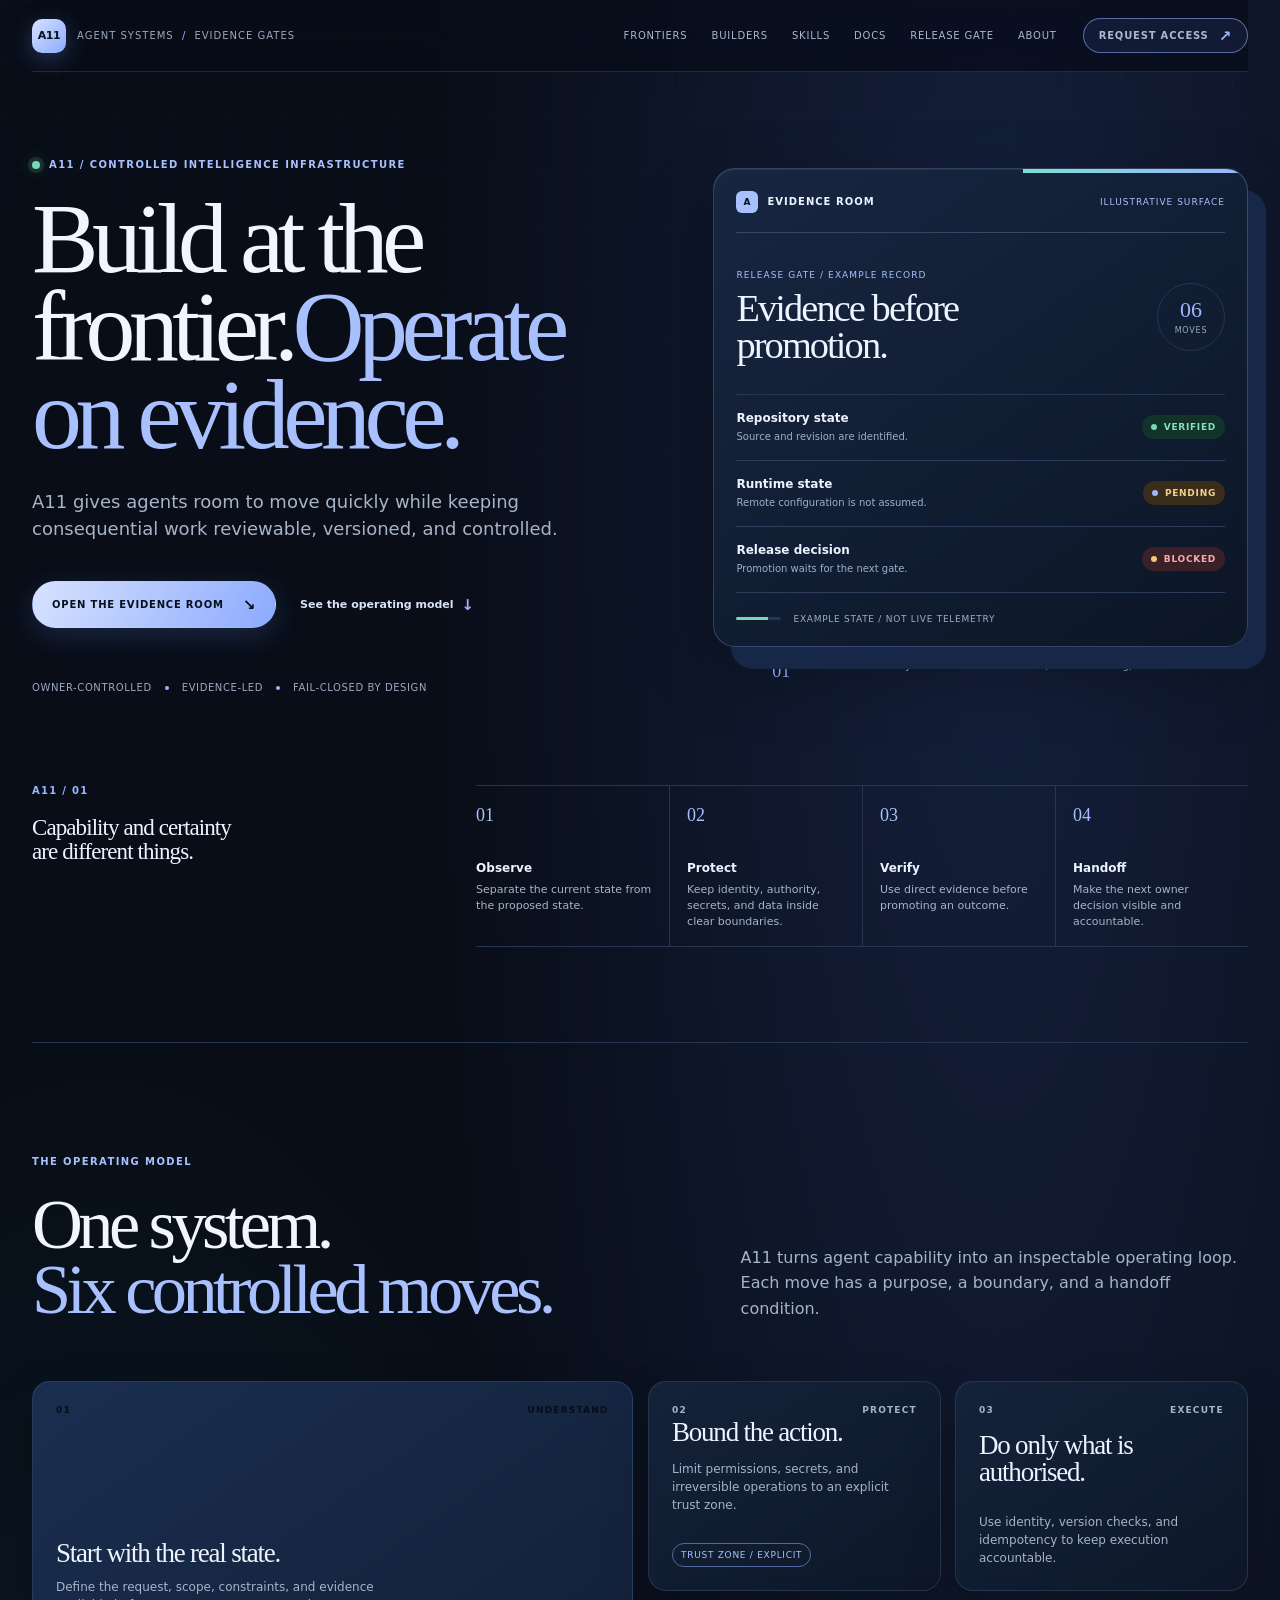
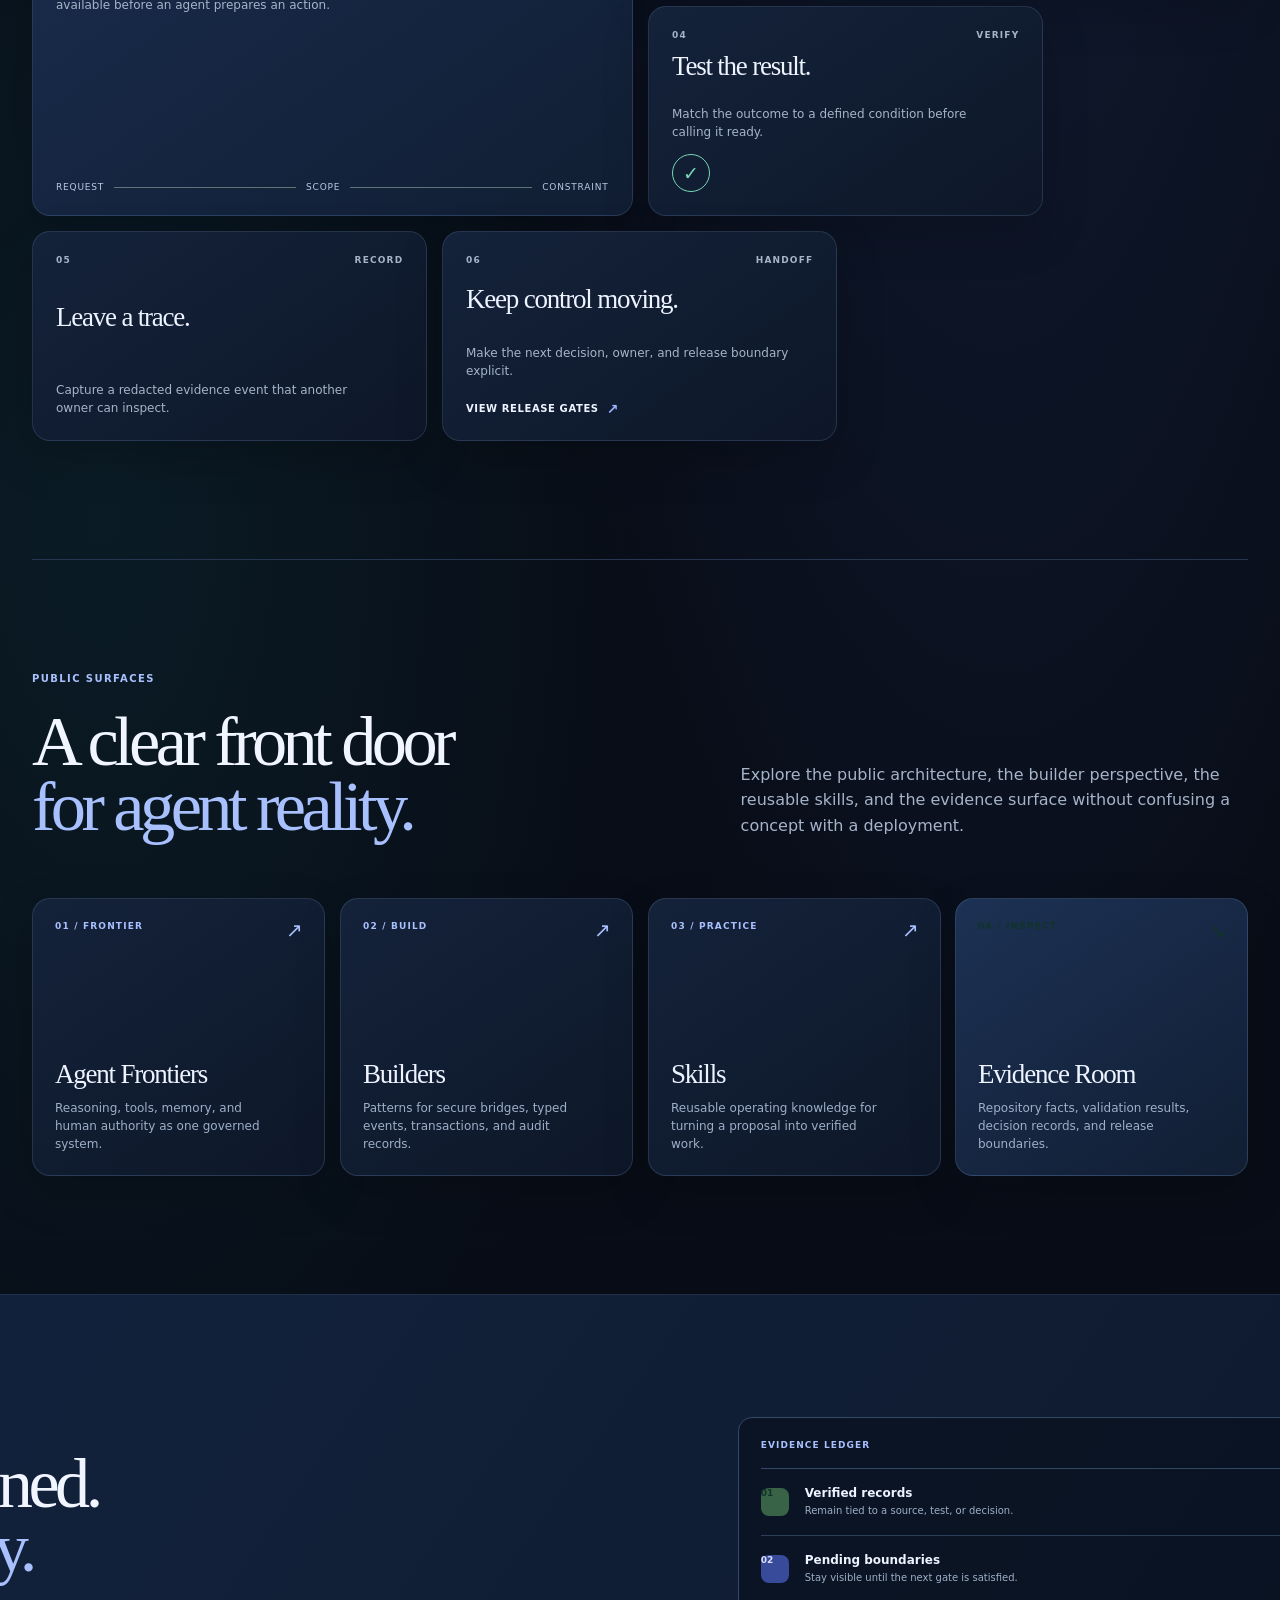
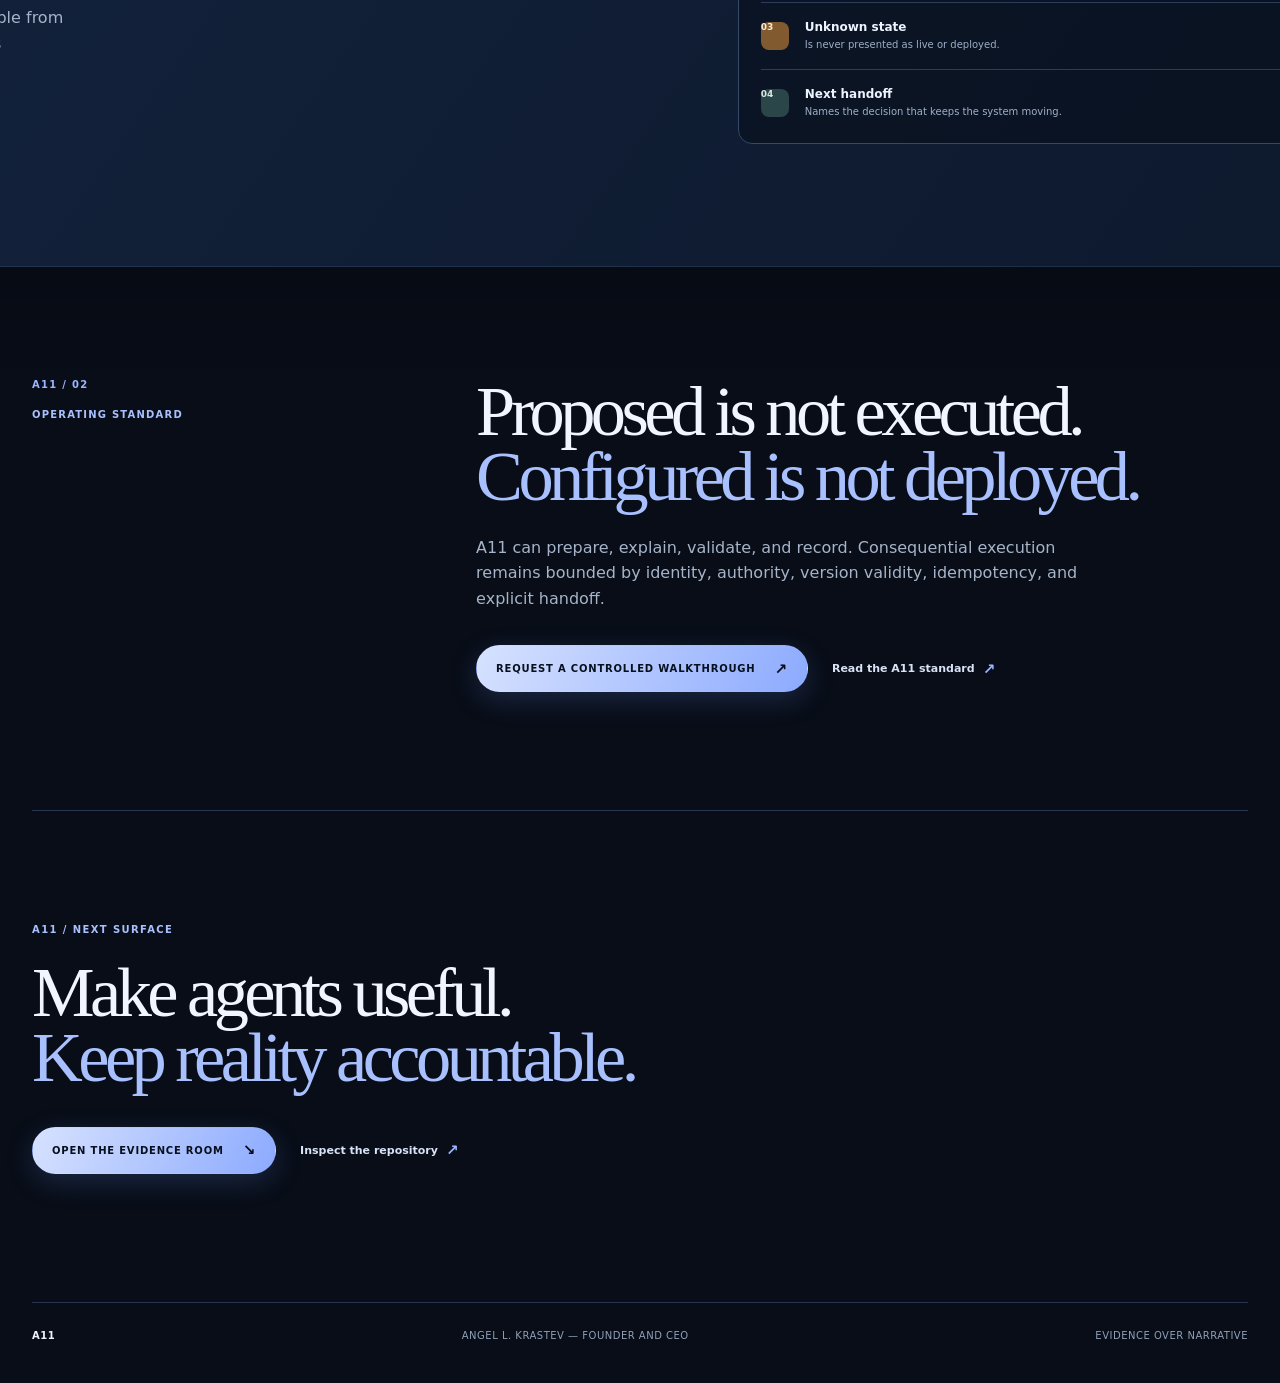
<file: index.html>
<!doctype html>
<html lang="en-GB">
<head>
  <meta charset="utf-8">
  <meta name="viewport" content="width=device-width, initial-scale=1">
  <meta name="description" content="A11 builds evidence-gated agent systems for retrieval, decisions, and controlled execution.">
  <meta name="theme-color" content="#080d17">
  <title>A11 — Build at the frontier. Operate on evidence.</title>
  <link rel="canonical" href="https://www.a11-k.space/">
  <meta property="og:type" content="website">
  <meta property="og:site_name" content="A11">
  <meta property="og:url" content="https://www.a11-k.space/">
  <meta property="og:title" content="A11 — Build at the frontier. Operate on evidence.">
  <meta property="og:description" content="Evidence-gated agent systems for retrieval, decisions, and controlled execution.">
  <meta name="twitter:card" content="summary">
  <meta name="twitter:title" content="A11 — Build at the frontier. Operate on evidence.">
  <meta name="twitter:description" content="Evidence-gated agent systems for retrieval, decisions, and controlled execution.">
  <link rel="icon" href="/favicon.svg" type="image/svg+xml">
  <link rel="manifest" href="/site.webmanifest">
  <link rel="stylesheet" href="/site.css">
  <link rel="stylesheet" href="/home.css">
</head>
<body class="home-body">
  <header class="masthead home-masthead">
    <a class="home-wordmark" href="/" aria-label="A11 home">
      <span class="home-mark">A11</span>
      <span class="home-wordmark-copy">agent systems <i>/</i> evidence gates</span>
    </a>
    <nav class="home-nav" aria-label="Primary navigation">
      <div class="home-nav-links">
        <a href="/frontiers/">Frontiers</a>
        <a href="/builders/">Builders</a>
        <a href="/skills/">Skills</a>
        <a href="/docs/">Docs</a>
        <a href="/release-gate/">Release Gate</a>
        <a href="/about/">About</a>
      </div>
      <a class="home-nav-cta" href="/access/">Request access <span>↗</span></a>
    </nav>
  </header>

  <main class="home-page">
    <section class="home-hero" aria-labelledby="hero-title">
      <div class="home-hero-copy">
        <p class="home-eyebrow"><span class="home-live-dot"></span>A11 / controlled intelligence infrastructure</p>
        <h1 id="hero-title">Build at the frontier.<span>Operate on evidence.</span></h1>
        <p class="home-lede">A11 gives agents room to move quickly while keeping consequential work reviewable, versioned, and controlled.</p>
        <div class="home-actions">
          <a class="home-button home-button--primary" href="/console/">Open the Evidence Room <span>↘</span></a>
          <a class="home-text-link" href="#operating-model">See the operating model <span>↓</span></a>
        </div>
        <div class="home-proof-line" aria-label="A11 operating boundaries">
          <span>Owner-controlled</span>
          <span>Evidence-led</span>
          <span>Fail-closed by design</span>
        </div>
      </div>

      <div class="home-hero-visual" aria-label="Illustrative Evidence Room interface">
        <div class="home-preview-window">
          <div class="home-preview-topbar">
            <div class="home-preview-brand"><span class="home-preview-logo">A</span><span>Evidence Room</span></div>
            <span class="home-preview-context">Illustrative surface</span>
          </div>
          <div class="home-preview-heading">
            <div>
              <span class="home-preview-kicker">Release gate / example record</span>
              <h2>Evidence before promotion.</h2>
            </div>
            <div class="home-preview-count"><strong>06</strong><span>moves</span></div>
          </div>
          <div class="home-preview-rows">
            <div class="home-preview-row">
              <div><strong>Repository state</strong><span>Source and revision are identified.</span></div>
              <b class="home-status home-status--verified"><i></i>Verified</b>
            </div>
            <div class="home-preview-row">
              <div><strong>Runtime state</strong><span>Remote configuration is not assumed.</span></div>
              <b class="home-status home-status--pending"><i></i>Pending</b>
            </div>
            <div class="home-preview-row">
              <div><strong>Release decision</strong><span>Promotion waits for the next gate.</span></div>
              <b class="home-status home-status--blocked"><i></i>Blocked</b>
            </div>
          </div>
          <div class="home-preview-footer">
            <span class="home-preview-rule"><i></i></span>
            <span>Example state / not live telemetry</span>
          </div>
        </div>
        <div class="home-visual-note"><span>01</span> The system shows what is known, what is missing, and who decides next.</div>
      </div>
    </section>

    <section class="home-principles" aria-label="A11 operating principles">
      <div class="home-principle-intro"><span class="home-section-index">A11 / 01</span><strong>Capability and certainty are different things.</strong></div>
      <div class="home-principle-grid">
        <div><span>01</span><strong>Observe</strong><p>Separate the current state from the proposed state.</p></div>
        <div><span>02</span><strong>Protect</strong><p>Keep identity, authority, secrets, and data inside clear boundaries.</p></div>
        <div><span>03</span><strong>Verify</strong><p>Use direct evidence before promoting an outcome.</p></div>
        <div><span>04</span><strong>Handoff</strong><p>Make the next owner decision visible and accountable.</p></div>
      </div>
    </section>

    <section id="operating-model" class="home-section home-model" aria-labelledby="model-title">
      <div class="home-section-heading">
        <div>
          <p class="home-section-label">The operating model</p>
          <h2 id="model-title">One system.<br><em>Six controlled moves.</em></h2>
        </div>
        <p>A11 turns agent capability into an inspectable operating loop. Each move has a purpose, a boundary, and a handoff condition.</p>
      </div>
      <div class="home-bento">
        <article class="home-bento-card home-bento-card--feature">
          <div class="home-card-topline"><span>01</span><span>Understand</span></div>
          <div>
            <h3>Start with the real state.</h3>
            <p>Define the request, scope, constraints, and evidence available before an agent prepares an action.</p>
          </div>
          <div class="home-scan-line"><span>request</span><i></i><span>scope</span><i></i><span>constraint</span></div>
        </article>
        <article class="home-bento-card home-bento-card--protect">
          <div class="home-card-topline"><span>02</span><span>Protect</span></div>
          <h3>Bound the action.</h3>
          <p>Limit permissions, secrets, and irreversible operations to an explicit trust zone.</p>
          <span class="home-card-stamp">Trust zone / explicit</span>
        </article>
        <article class="home-bento-card home-bento-card--execute">
          <div class="home-card-topline"><span>03</span><span>Execute</span></div>
          <h3>Do only what is authorised.</h3>
          <p>Use identity, version checks, and idempotency to keep execution accountable.</p>
        </article>
        <article class="home-bento-card home-bento-card--verify">
          <div class="home-card-topline"><span>04</span><span>Verify</span></div>
          <h3>Test the result.</h3>
          <p>Match the outcome to a defined condition before calling it ready.</p>
          <div class="home-checkmark">✓</div>
        </article>
        <article class="home-bento-card home-bento-card--record">
          <div class="home-card-topline"><span>05</span><span>Record</span></div>
          <h3>Leave a trace.</h3>
          <p>Capture a redacted evidence event that another owner can inspect.</p>
        </article>
        <article class="home-bento-card home-bento-card--handoff">
          <div class="home-card-topline"><span>06</span><span>Handoff</span></div>
          <h3>Keep control moving.</h3>
          <p>Make the next decision, owner, and release boundary explicit.</p>
          <a href="/release-gate/" class="home-card-link">View release gates <span>↗</span></a>
        </article>
      </div>
    </section>

    <section class="home-section home-surfaces" aria-labelledby="surfaces-title">
      <div class="home-section-heading">
        <div>
          <p class="home-section-label">Public surfaces</p>
          <h2 id="surfaces-title">A clear front door<br><em>for agent reality.</em></h2>
        </div>
        <p>Explore the public architecture, the builder perspective, the reusable skills, and the evidence surface without confusing a concept with a deployment.</p>
      </div>
      <div class="home-route-grid">
        <a class="home-route-card" href="/frontiers/">
          <span class="home-route-number">01 / frontier</span>
          <strong>Agent Frontiers</strong>
          <p>Reasoning, tools, memory, and human authority as one governed system.</p>
          <span class="home-route-arrow">↗</span>
        </a>
        <a class="home-route-card" href="/builders/">
          <span class="home-route-number">02 / build</span>
          <strong>Builders</strong>
          <p>Patterns for secure bridges, typed events, transactions, and audit records.</p>
          <span class="home-route-arrow">↗</span>
        </a>
        <a class="home-route-card" href="/skills/">
          <span class="home-route-number">03 / practice</span>
          <strong>Skills</strong>
          <p>Reusable operating knowledge for turning a proposal into verified work.</p>
          <span class="home-route-arrow">↗</span>
        </a>
        <a class="home-route-card home-route-card--accent" href="/console/">
          <span class="home-route-number">04 / inspect</span>
          <strong>Evidence Room</strong>
          <p>Repository facts, validation results, decision records, and release boundaries.</p>
          <span class="home-route-arrow">↘</span>
        </a>
      </div>
    </section>

    <section class="home-evidence" aria-labelledby="evidence-title">
      <div class="home-evidence-copy">
        <p class="home-section-label">Evidence Room</p>
        <h2 id="evidence-title">Know what happened.<br><em>Prove what is ready.</em></h2>
        <p>The Evidence Room keeps verified records distinguishable from proposals and keeps unknown runtime state labelled as unknown until it is directly established.</p>
        <a class="home-button home-button--light" href="/console/">Inspect the evidence model <span>↘</span></a>
      </div>
      <div class="home-evidence-ledger">
        <div class="home-ledger-header"><span>Evidence ledger</span><span>Owner-controlled</span></div>
        <div class="home-ledger-item"><span class="home-ledger-marker home-ledger-marker--green">01</span><div><strong>Verified records</strong><span>Remain tied to a source, test, or decision.</span></div><b>clear</b></div>
        <div class="home-ledger-item"><span class="home-ledger-marker home-ledger-marker--blue">02</span><div><strong>Pending boundaries</strong><span>Stay visible until the next gate is satisfied.</span></div><b>open</b></div>
        <div class="home-ledger-item"><span class="home-ledger-marker home-ledger-marker--amber">03</span><div><strong>Unknown state</strong><span>Is never presented as live or deployed.</span></div><b>held</b></div>
        <div class="home-ledger-item"><span class="home-ledger-marker home-ledger-marker--ink">04</span><div><strong>Next handoff</strong><span>Names the decision that keeps the system moving.</span></div><b>named</b></div>
      </div>
    </section>

    <section class="home-standard" aria-labelledby="standard-title">
      <div class="home-standard-label"><span class="home-section-index">A11 / 02</span><span>Operating standard</span></div>
      <div class="home-standard-body">
        <h2 id="standard-title">Proposed is not executed.<br><em>Configured is not deployed.</em></h2>
        <p>A11 can prepare, explain, validate, and record. Consequential execution remains bounded by identity, authority, version validity, idempotency, and explicit handoff.</p>
        <div class="home-standard-actions"><a class="home-button home-button--primary" href="/access/">Request a controlled walkthrough <span>↗</span></a><a class="home-text-link" href="/about/">Read the A11 standard <span>↗</span></a></div>
      </div>
    </section>

    <section class="home-final-cta" aria-labelledby="final-title">
      <p class="home-section-label">A11 / next surface</p>
      <h2 id="final-title">Make agents useful.<br><em>Keep reality accountable.</em></h2>
      <div class="home-actions"><a class="home-button home-button--primary" href="/console/">Open the Evidence Room <span>↘</span></a><a class="home-text-link" href="https://github.com/angellllkr-eng/a11-rag-platform">Inspect the repository <span>↗</span></a></div>
    </section>
  </main>

  <footer class="home-footer"><span>A11</span><span>Angel L. Krastev — Founder and CEO</span><span>evidence over narrative</span></footer>
  <script src="/a11-motion.js" defer></script>
</body>
</html>
</file>
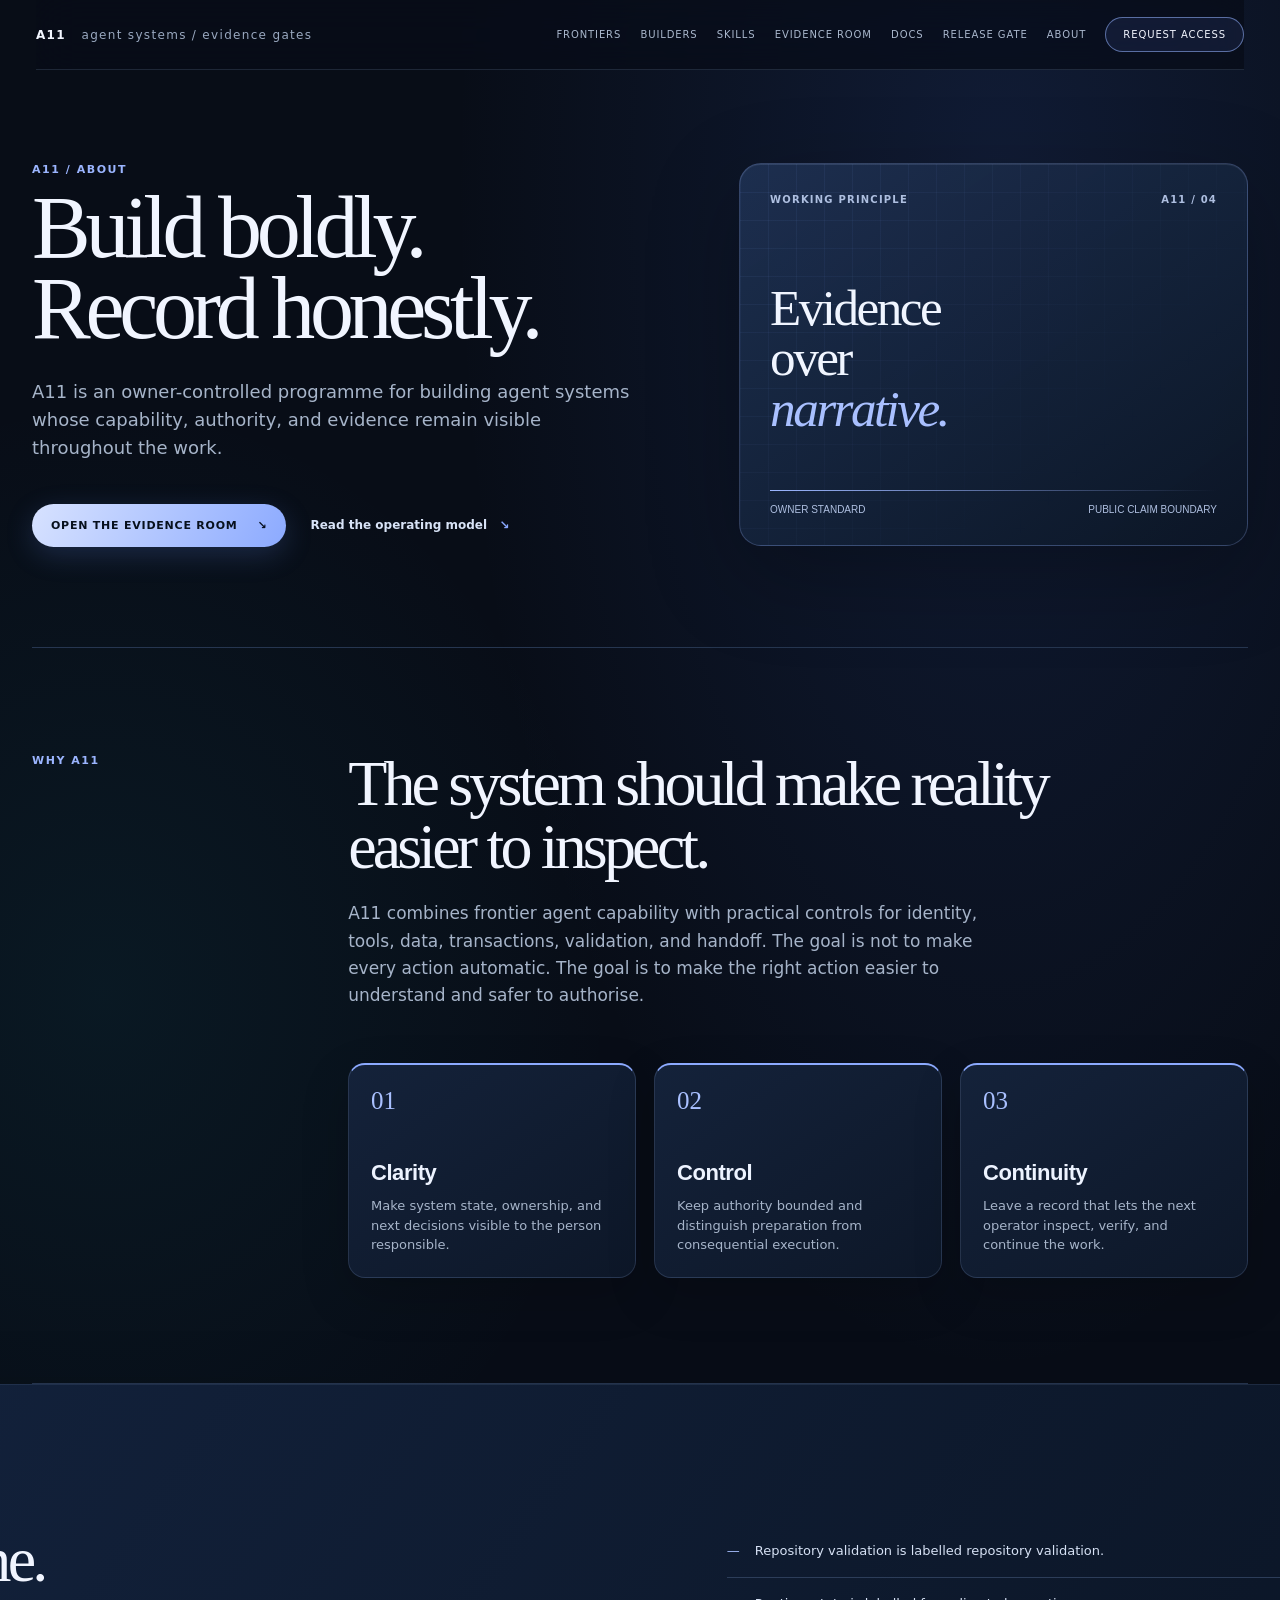
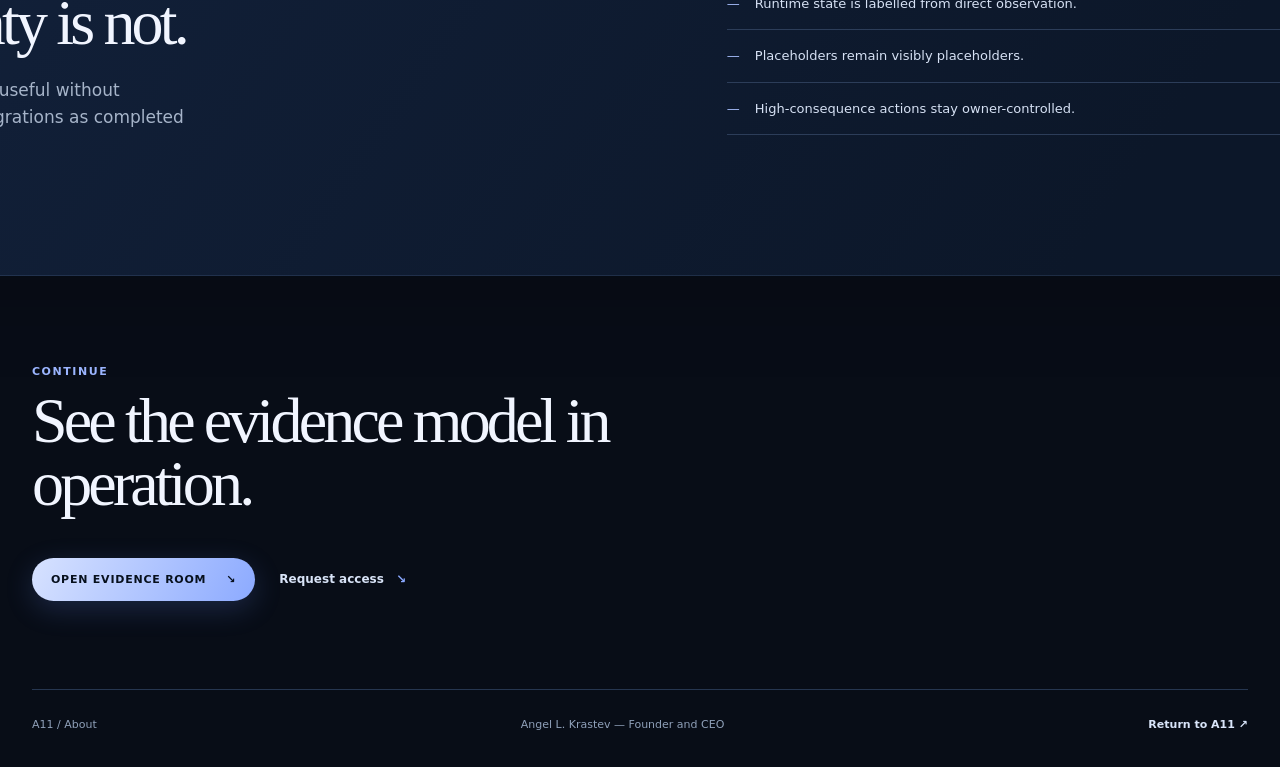
<file: about/index.html>
<!doctype html>
<html lang="en-GB">
<head>
  <meta charset="utf-8">
  <meta name="viewport" content="width=device-width, initial-scale=1">
  <meta name="description" content="About A11 — evidence-gated agent systems developed under owner-controlled operating standards.">
  <meta name="theme-color" content="#080d17">
  <title>About A11 — Evidence over narrative</title>
  <link rel="canonical" href="https://www.a11-k.space/about/">
  <link rel="icon" href="/favicon.svg" type="image/svg+xml">
  <link rel="stylesheet" href="/site.css">
</head>
<body>
  <header class="masthead">
    <a class="wordmark" href="/" aria-label="A11 home">A11 <span>agent systems / evidence gates</span></a>
    <nav aria-label="Primary navigation">
      <a href="/frontiers/">Frontiers</a>
      <a href="/builders/">Builders</a>
      <a href="/skills/">Skills</a>
      <a href="/console/">Evidence Room</a>
      <a href="/docs/">Docs</a>
      <a href="/release-gate/">Release Gate</a>
      <a href="/about/">About</a>
      <a class="nav-cta" href="/access/">Request access</a>
    </nav>
  </header>
  <main class="surface-main">
    <section class="surface-hero" aria-labelledby="page-title">
      <div>
        <p class="eyebrow">A11 / About</p>
        <h1 id="page-title">Build boldly. Record honestly.</h1>
        <p class="lede">A11 is an owner-controlled programme for building agent systems whose capability, authority, and evidence remain visible throughout the work.</p>
        <div class="hero-actions"><a class="button button-dark" href="/console/">Open the Evidence Room <span>↘</span></a><a class="text-link" href="/docs/">Read the operating model <span>↘</span></a></div>
      </div>
      <div class="surface-visual" aria-label="A11 principle"><div class="surface-visual__label"><span>Working principle</span><span>A11 / 04</span></div><p class="surface-visual__title">Evidence<br>over<br><em>narrative.</em></p><span class="surface-visual__rule"></span><div class="surface-visual__meta"><span>Owner standard</span><span>Public claim boundary</span></div></div>
    </section>
    <section class="surface-section" aria-labelledby="mission-title">
      <div class="section-label">Why A11</div>
      <div><h2 id="mission-title">The system should make reality easier to inspect.</h2><p>A11 combines frontier agent capability with practical controls for identity, tools, data, transactions, validation, and handoff. The goal is not to make every action automatic. The goal is to make the right action easier to understand and safer to authorise.</p><div class="surface-grid surface-grid--three"><article class="surface-card"><span class="surface-card__index">01</span><h3>Clarity</h3><p>Make system state, ownership, and next decisions visible to the person responsible.</p></article><article class="surface-card"><span class="surface-card__index">02</span><h3>Control</h3><p>Keep authority bounded and distinguish preparation from consequential execution.</p></article><article class="surface-card"><span class="surface-card__index">03</span><h3>Continuity</h3><p>Leave a record that lets the next operator inspect, verify, and continue the work.</p></article></div></div>
    </section>
    <section class="surface-band" aria-labelledby="owner-title"><div><p class="eyebrow">Ownership and accountability</p><h2 id="owner-title">Ambition is welcome. Unsupported certainty is not.</h2><p>Public surfaces should be premium, distinctive, and useful without presenting proposals, local checks, or intended integrations as completed external outcomes.</p></div><ul class="surface-list"><li>Repository validation is labelled repository validation.</li><li>Runtime state is labelled from direct observation.</li><li>Placeholders remain visibly placeholders.</li><li>High-consequence actions stay owner-controlled.</li></ul></section>
    <section class="surface-cta"><p class="eyebrow">Continue</p><h2>See the evidence model in operation.</h2><div class="hero-actions"><a class="button button-dark" href="/console/">Open Evidence Room <span>↘</span></a><a class="text-link" href="/access/">Request access <span>↘</span></a></div></section>
  </main>
  <footer><span>A11 / About</span><span>Angel L. Krastev — Founder and CEO</span><a href="/">Return to A11 ↗</a></footer>
  <script src="/a11-motion.js" defer></script>
</body>
</html>
</file>
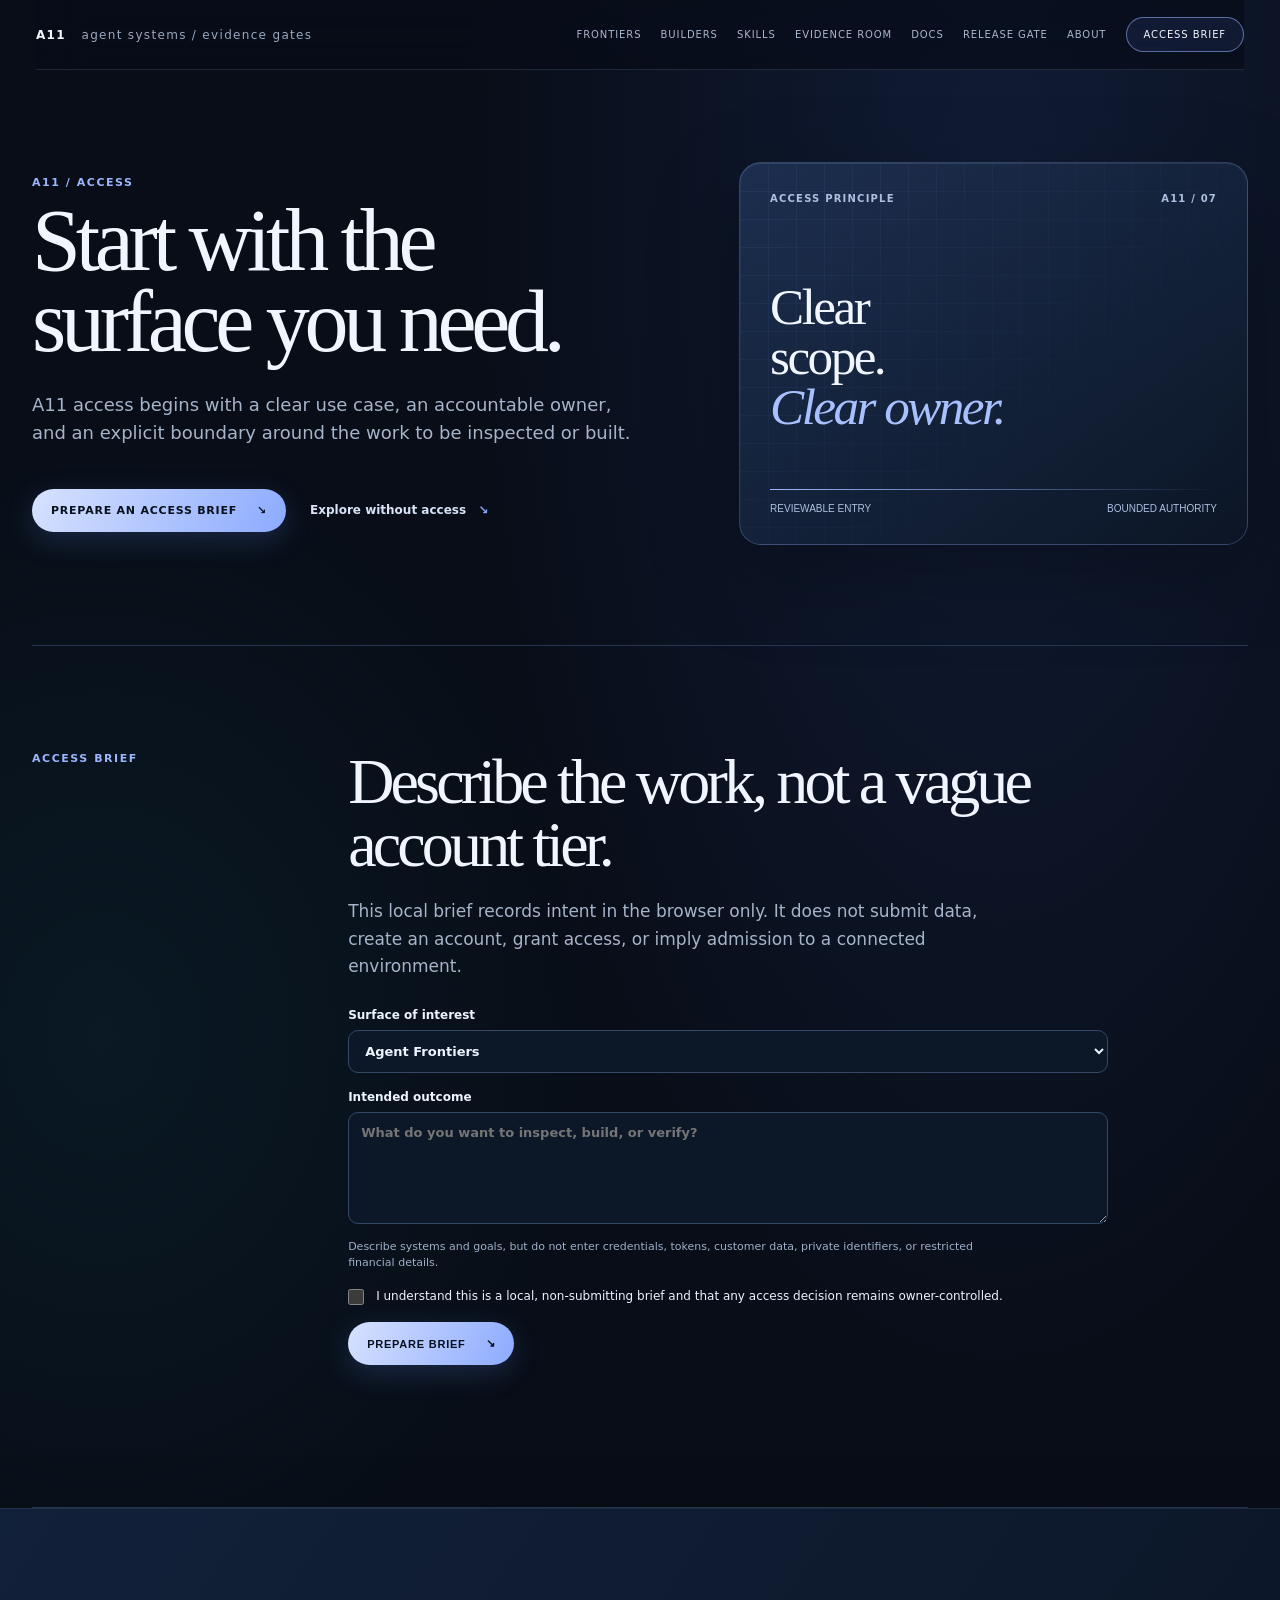
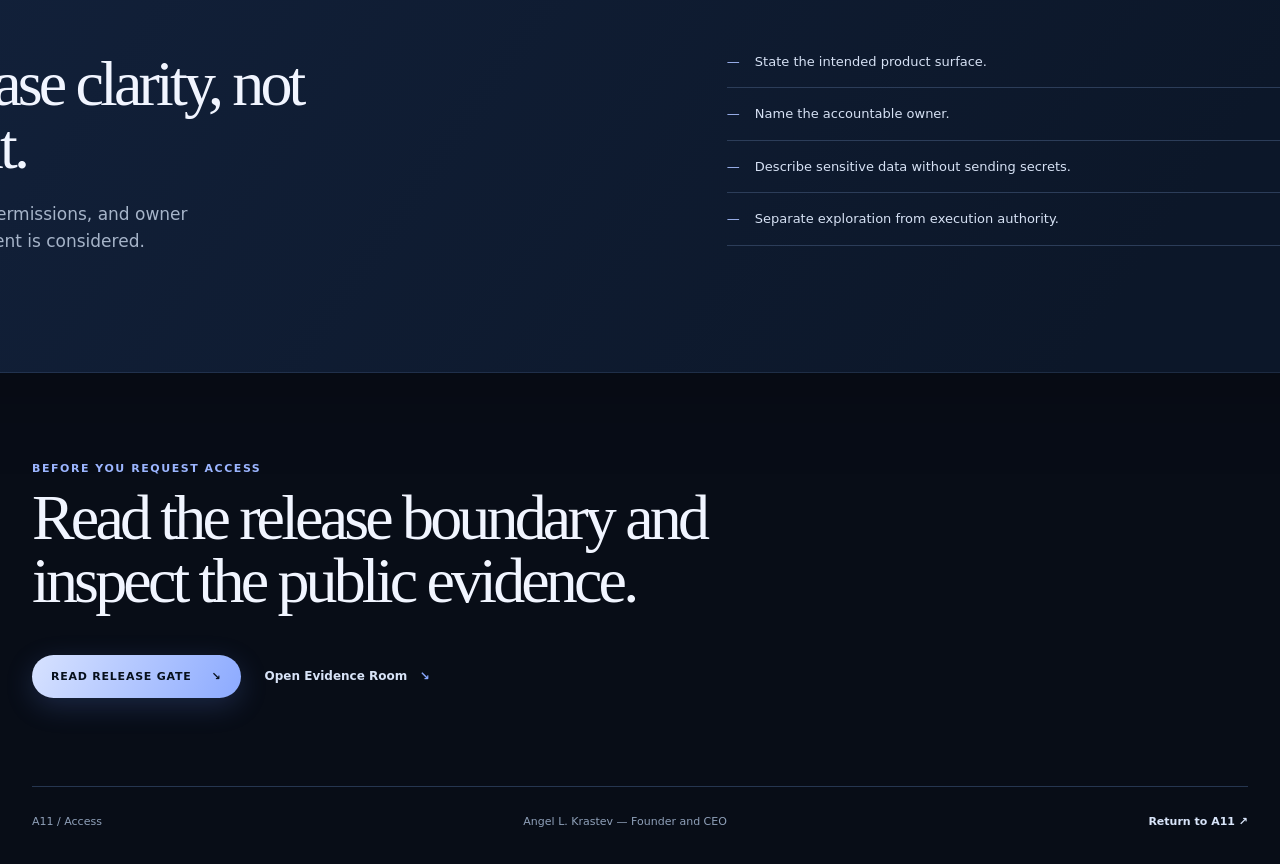
<file: access/index.html>
<!doctype html>
<html lang="en-GB">
<head>
  <meta charset="utf-8">
  <meta name="viewport" content="width=device-width, initial-scale=1">
  <meta name="description" content="Prepare a privacy-safe access brief for A11 agent systems and Evidence Room surfaces.">
  <meta name="theme-color" content="#080d17">
  <title>Prepare an access brief — A11</title>
  <link rel="canonical" href="https://www.a11-k.space/access/">
  <link rel="icon" href="/favicon.svg" type="image/svg+xml">
  <link rel="stylesheet" href="/site.css">
</head>
<body>
  <header class="masthead">
    <a class="wordmark" href="/" aria-label="A11 home">A11 <span>agent systems / evidence gates</span></a>
    <nav aria-label="Primary navigation">
      <a href="/frontiers/">Frontiers</a>
      <a href="/builders/">Builders</a>
      <a href="/skills/">Skills</a>
      <a href="/console/">Evidence Room</a>
      <a href="/docs/">Docs</a>
      <a href="/release-gate/">Release Gate</a>
      <a href="/about/">About</a>
      <a class="nav-cta" href="/access/" aria-current="page">Access brief</a>
    </nav>
  </header>
  <main class="surface-main">
    <section class="surface-hero" aria-labelledby="page-title">
      <div>
        <p class="eyebrow">A11 / Access</p>
        <h1 id="page-title">Start with the surface you need.</h1>
        <p class="lede">A11 access begins with a clear use case, an accountable owner, and an explicit boundary around the work to be inspected or built.</p>
        <div class="hero-actions"><a class="button button-dark" href="#brief">Prepare an access brief <span>↘</span></a><a class="text-link" href="/console/">Explore without access <span>↘</span></a></div>
      </div>
      <div class="surface-visual" aria-label="Access principle"><div class="surface-visual__label"><span>Access principle</span><span>A11 / 07</span></div><p class="surface-visual__title">Clear<br>scope.<br><em>Clear owner.</em></p><span class="surface-visual__rule"></span><div class="surface-visual__meta"><span>Reviewable entry</span><span>Bounded authority</span></div></div>
    </section>
    <section id="brief" class="surface-section" aria-labelledby="access-title">
      <div class="section-label">Access brief</div>
      <div><h2 id="access-title">Describe the work, not a vague account tier.</h2><p>This local brief records intent in the browser only. It does not submit data, create an account, grant access, or imply admission to a connected environment.</p><form class="access-form" onsubmit="return false"><label>Surface of interest<select><option>Agent Frontiers</option><option>Builders</option><option>Skills</option><option>Evidence Room</option><option>Documentation</option></select></label><label>Intended outcome<textarea placeholder="What do you want to inspect, build, or verify?"></textarea></label><p class="field-note">Describe systems and goals, but do not enter credentials, tokens, customer data, private identifiers, or restricted financial details.</p><label class="access-consent"><input type="checkbox"> <span>I understand this is a local, non-submitting brief and that any access decision remains owner-controlled.</span></label><button class="button button-dark" type="button" onclick="document.getElementById('brief-status').textContent='Brief prepared locally. No data was submitted.'">Prepare brief <span>↘</span></button><p id="brief-status" class="access-status" role="status" aria-live="polite"></p></form></div>
    </section>
    <section class="surface-band" aria-labelledby="review-title"><div><p class="eyebrow">Review boundary</p><h2 id="review-title">Access should increase clarity, not authority by accident.</h2><p>Requests are framed so intended capability, data, permissions, and owner decision are visible before any connected environment is considered.</p></div><ul class="surface-list"><li>State the intended product surface.</li><li>Name the accountable owner.</li><li>Describe sensitive data without sending secrets.</li><li>Separate exploration from execution authority.</li></ul></section>
    <section class="surface-cta"><p class="eyebrow">Before you request access</p><h2>Read the release boundary and inspect the public evidence.</h2><div class="hero-actions"><a class="button button-dark" href="/release-gate/">Read release gate <span>↘</span></a><a class="text-link" href="/console/">Open Evidence Room <span>↘</span></a></div></section>
  </main>
  <footer><span>A11 / Access</span><span>Angel L. Krastev — Founder and CEO</span><a href="/">Return to A11 ↗</a></footer>
  <script src="/a11-motion.js" defer></script>
</body>
</html>
</file>
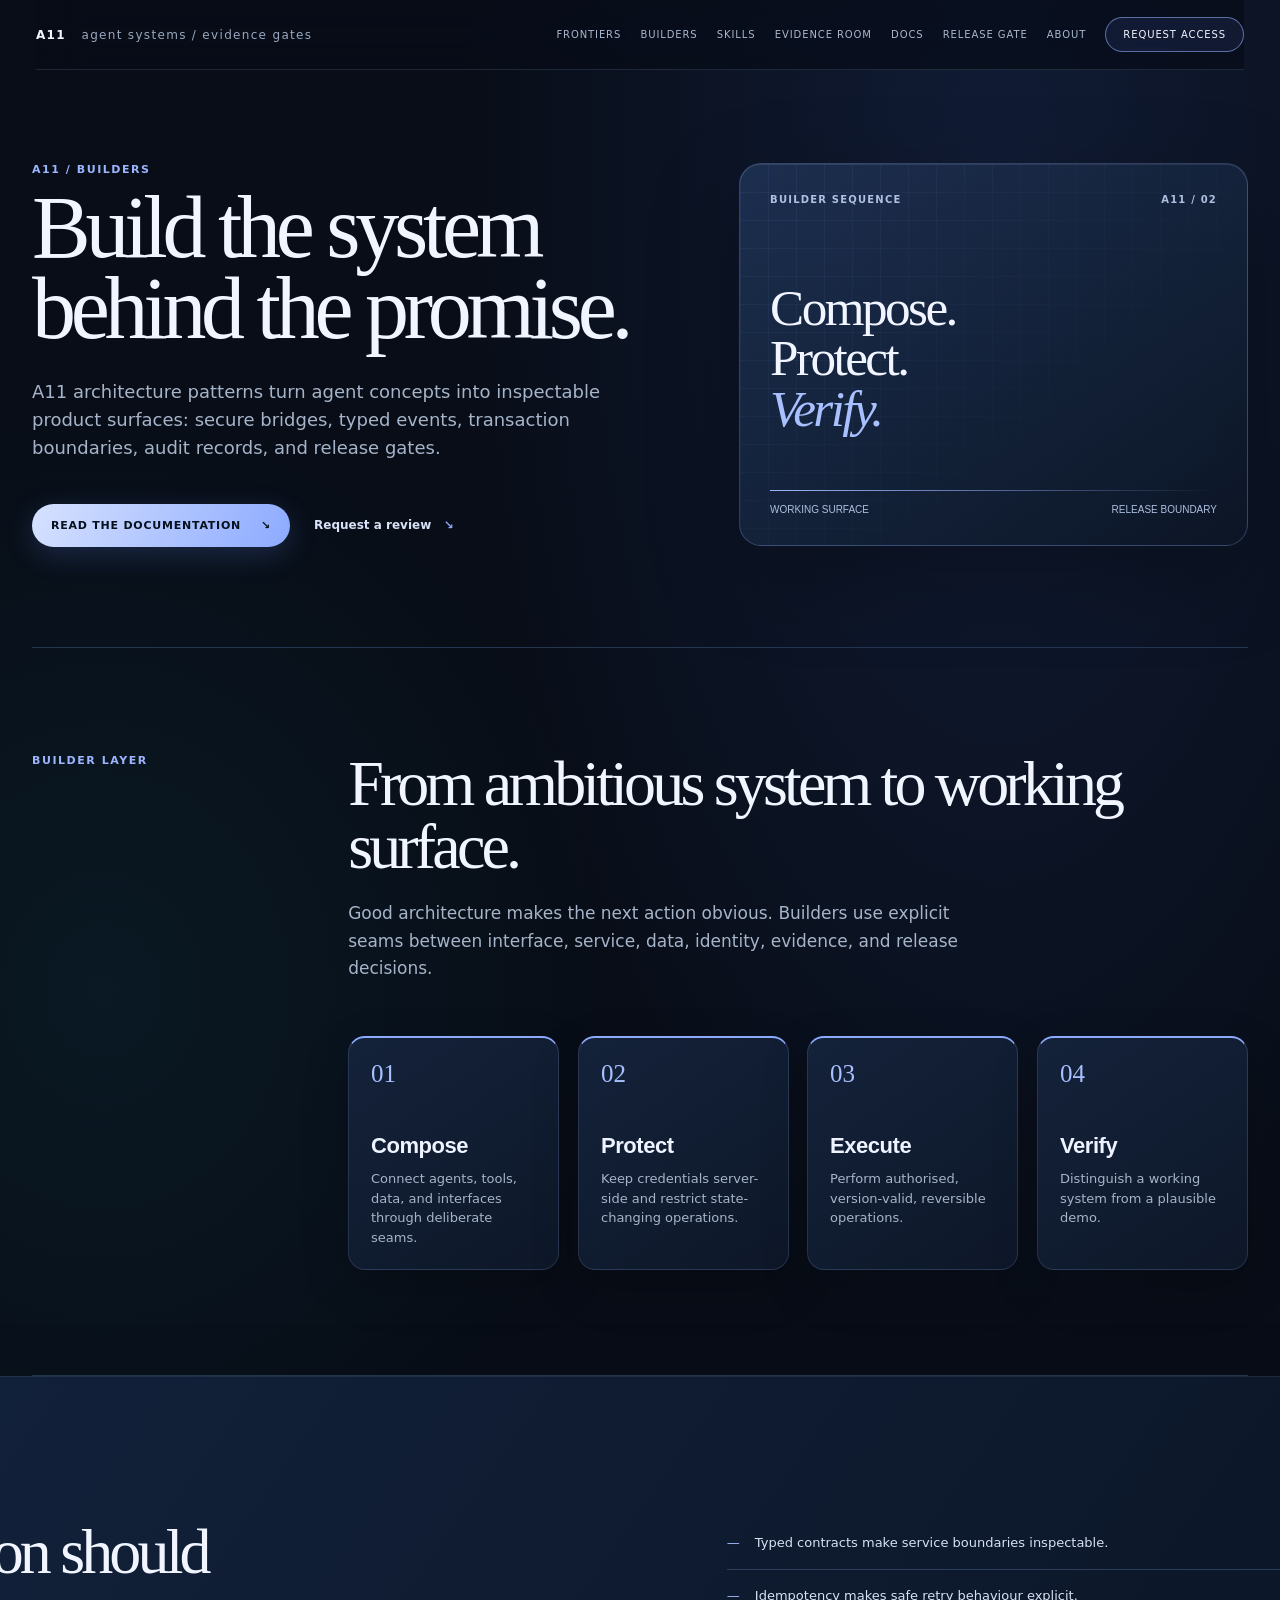
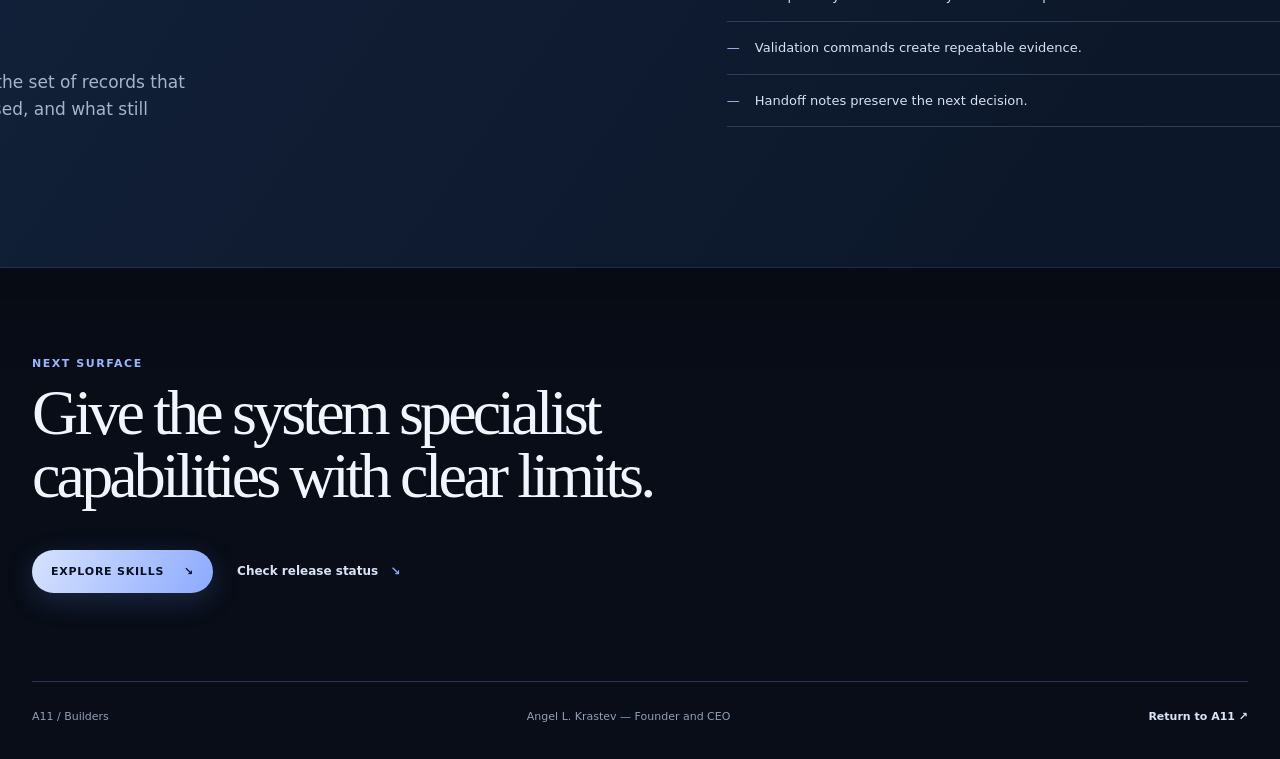
<file: builders/index.html>
<!doctype html>
<html lang="en-GB">
<head>
  <meta charset="utf-8">
  <meta name="viewport" content="width=device-width, initial-scale=1">
  <meta name="description" content="A11 Builders — architecture and implementation patterns for inspectable agent systems.">
  <meta name="theme-color" content="#080d17">
  <title>Builders — A11</title>
  <link rel="canonical" href="https://www.a11-k.space/builders/">
  <link rel="icon" href="/favicon.svg" type="image/svg+xml">
  <link rel="stylesheet" href="/site.css">
</head>
<body>
  <header class="masthead">
    <a class="wordmark" href="/" aria-label="A11 home">A11 <span>agent systems / evidence gates</span></a>
    <nav aria-label="Primary navigation">
      <a href="/frontiers/">Frontiers</a>
      <a href="/builders/" aria-current="page">Builders</a>
      <a href="/skills/">Skills</a>
      <a href="/console/">Evidence Room</a>
      <a href="/docs/">Docs</a>
      <a href="/release-gate/">Release Gate</a>
      <a href="/about/">About</a>
      <a class="nav-cta" href="/access/">Request access</a>
    </nav>
  </header>
  <main class="surface-main">
    <section class="surface-hero" aria-labelledby="page-title">
      <div>
        <p class="eyebrow">A11 / Builders</p>
        <h1 id="page-title">Build the system behind the promise.</h1>
        <p class="lede">A11 architecture patterns turn agent concepts into inspectable product surfaces: secure bridges, typed events, transaction boundaries, audit records, and release gates.</p>
        <div class="hero-actions"><a class="button button-dark" href="/docs/">Read the documentation <span>↘</span></a><a class="text-link" href="/access/">Request a review <span>↘</span></a></div>
      </div>
      <div class="surface-visual" aria-label="A11 builder sequence"><div class="surface-visual__label"><span>Builder sequence</span><span>A11 / 02</span></div><p class="surface-visual__title">Compose.<br>Protect.<br><em>Verify.</em></p><span class="surface-visual__rule"></span><div class="surface-visual__meta"><span>Working surface</span><span>Release boundary</span></div></div>
    </section>
    <section class="surface-section" aria-labelledby="layers-title">
      <div class="section-label">Builder layer</div>
      <div><h2 id="layers-title">From ambitious system to working surface.</h2><p>Good architecture makes the next action obvious. Builders use explicit seams between interface, service, data, identity, evidence, and release decisions.</p><div class="surface-grid surface-grid--four"><article class="surface-card"><span class="surface-card__index">01</span><h3>Compose</h3><p>Connect agents, tools, data, and interfaces through deliberate seams.</p></article><article class="surface-card"><span class="surface-card__index">02</span><h3>Protect</h3><p>Keep credentials server-side and restrict state-changing operations.</p></article><article class="surface-card"><span class="surface-card__index">03</span><h3>Execute</h3><p>Perform authorised, version-valid, reversible operations.</p></article><article class="surface-card"><span class="surface-card__index">04</span><h3>Verify</h3><p>Distinguish a working system from a plausible demo.</p></article></div></div>
    </section>
    <section class="surface-band" aria-labelledby="delivery-title"><div><p class="eyebrow">Delivery discipline</p><h2 id="delivery-title">Every implementation should leave a trail.</h2><p>The trail is not paperwork added after the fact. It is the set of records that lets the owner understand what changed, what passed, and what still needs authority.</p></div><ul class="surface-list"><li>Typed contracts make service boundaries inspectable.</li><li>Idempotency makes safe retry behaviour explicit.</li><li>Validation commands create repeatable evidence.</li><li>Handoff notes preserve the next decision.</li></ul></section>
    <section class="surface-cta"><p class="eyebrow">Next surface</p><h2>Give the system specialist capabilities with clear limits.</h2><div class="hero-actions"><a class="button button-dark" href="/skills/">Explore Skills <span>↘</span></a><a class="text-link" href="/release-gate/">Check release status <span>↘</span></a></div></section>
  </main>
  <footer><span>A11 / Builders</span><span>Angel L. Krastev — Founder and CEO</span><a href="/">Return to A11 ↗</a></footer>
  <script src="/a11-motion.js" defer></script>
</body>
</html>
</file>
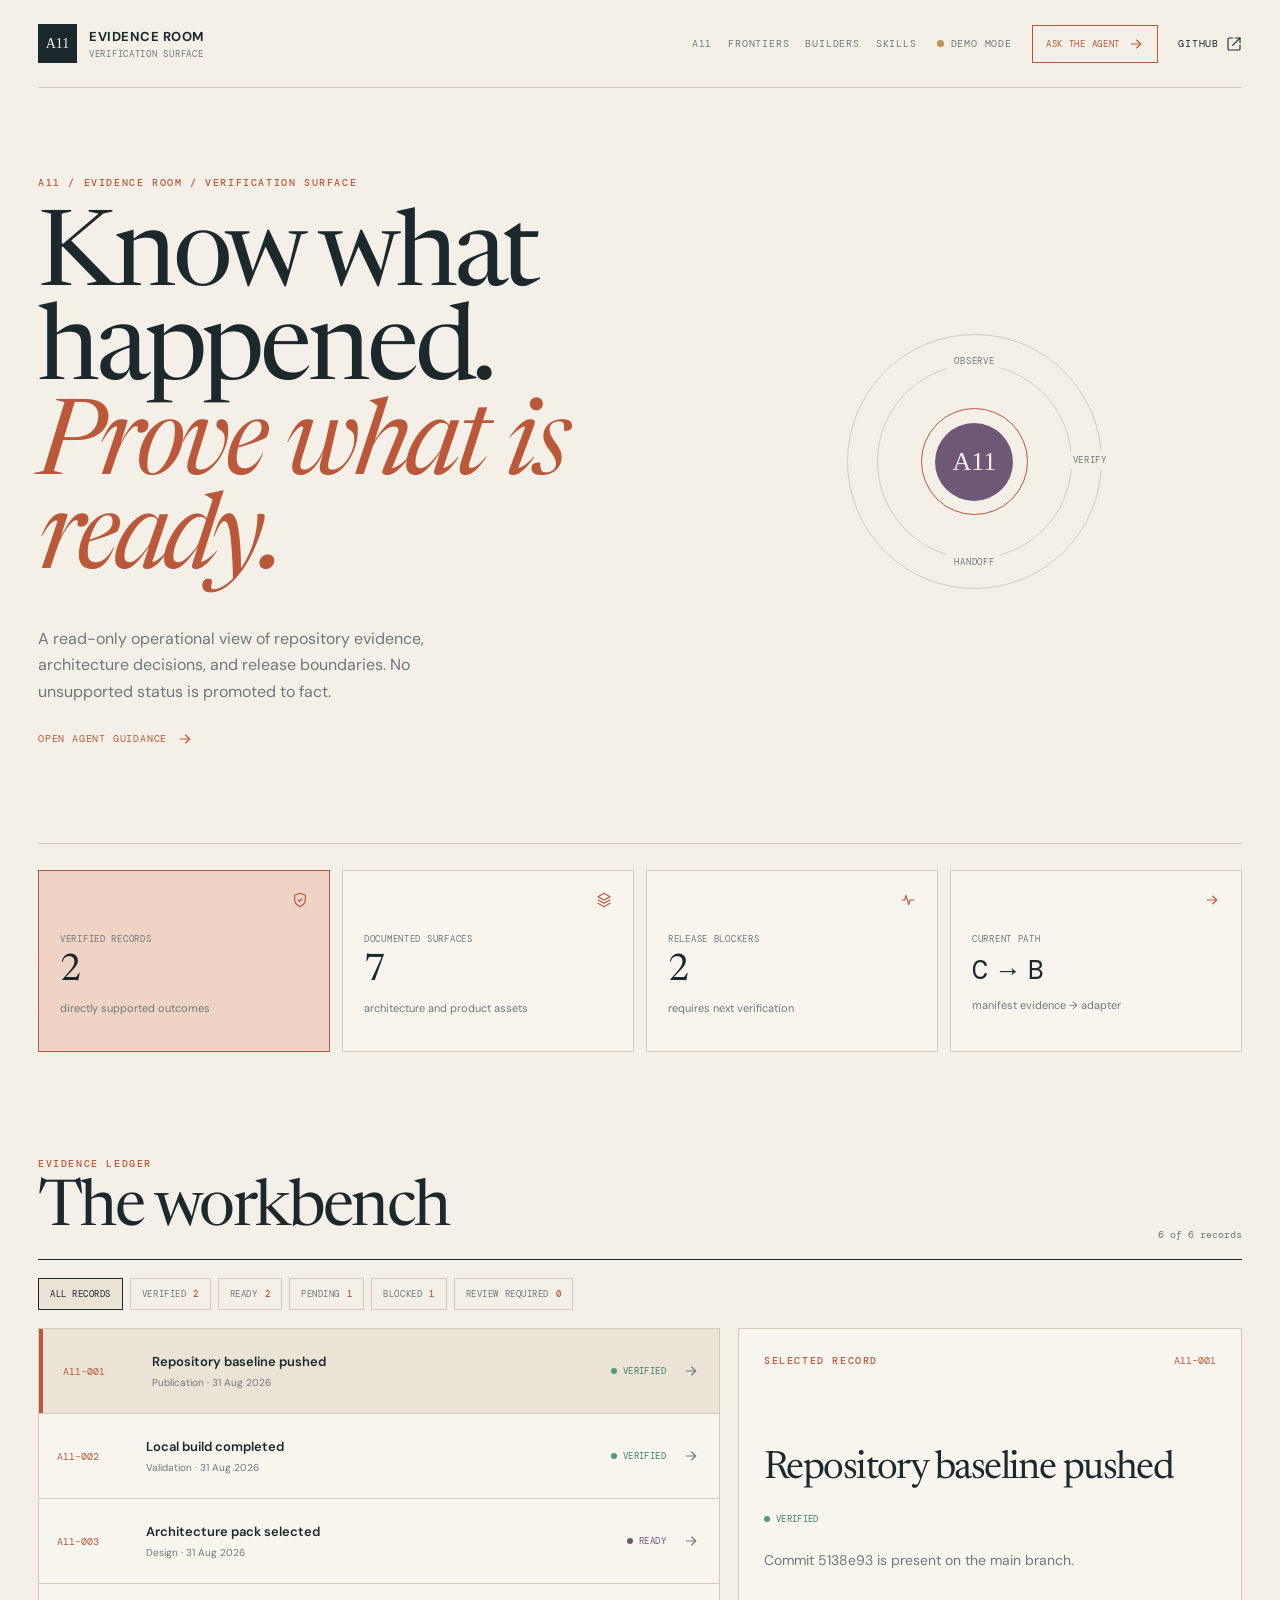
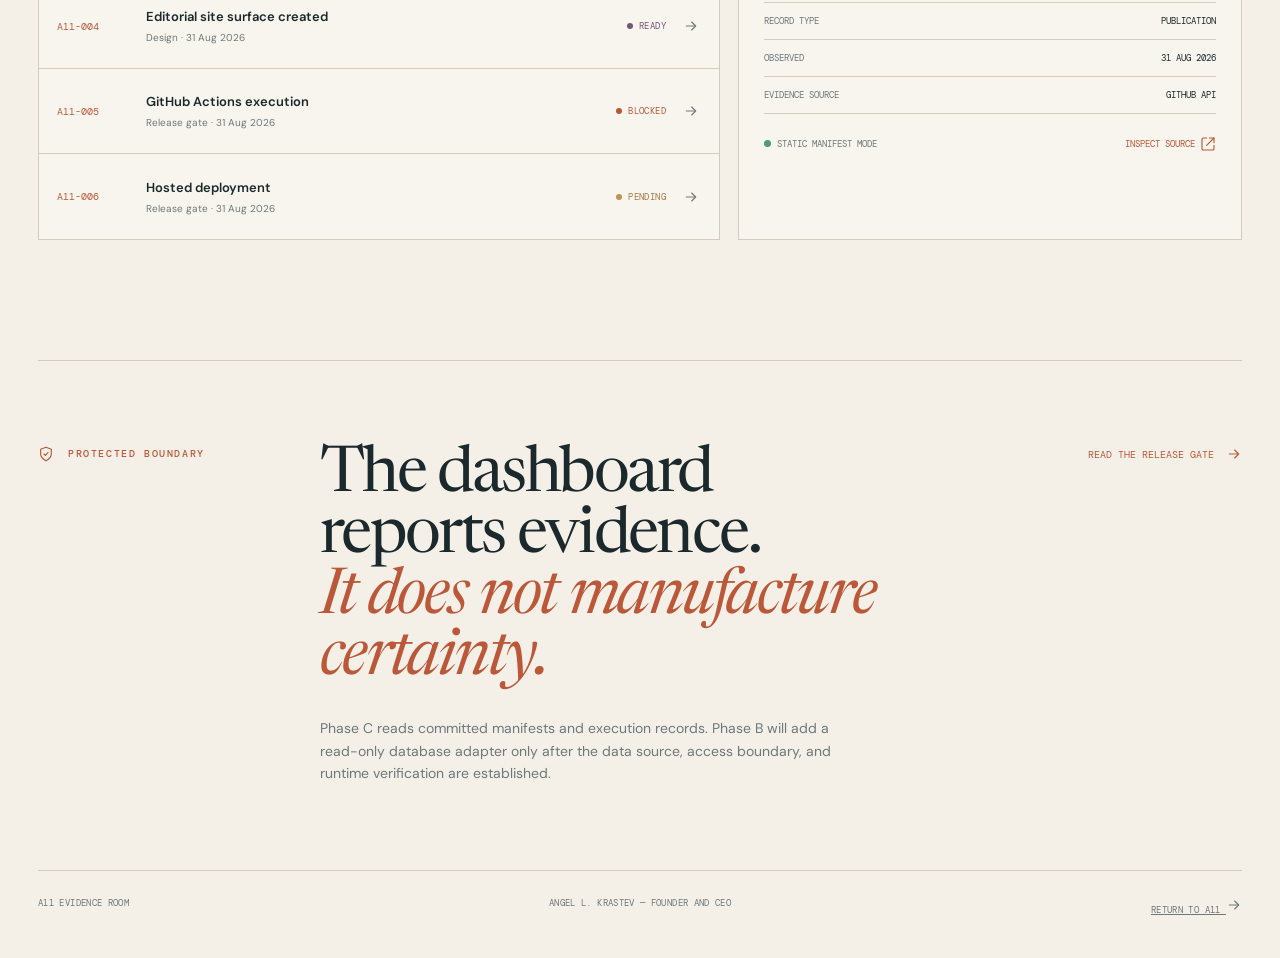
<file: console/index.html>
<!doctype html>
<html lang="en-GB">
  <head>
    <meta charset="UTF-8" />
    <meta name="viewport" content="width=device-width, initial-scale=1.0" />
    <meta name="theme-color" content="#080d17">
    <meta name="description" content="A11 Evidence Room — inspect verified evidence, pending gates, and controlled agent decisions." />
    <title>A11 Evidence Room — verification surface</title>
    <link rel="canonical" href="https://www.a11-k.space/console/">
    <script type="module" crossorigin src="/console/assets/index-CTtwzQML.js"></script>
    <link rel="stylesheet" crossorigin href="/console/assets/index-D5VVWJI-.css">
  </head>
  <body>
    <div id="root"></div>
    <script src="/a11-motion.js" defer></script>
</body>
</html>
</file>
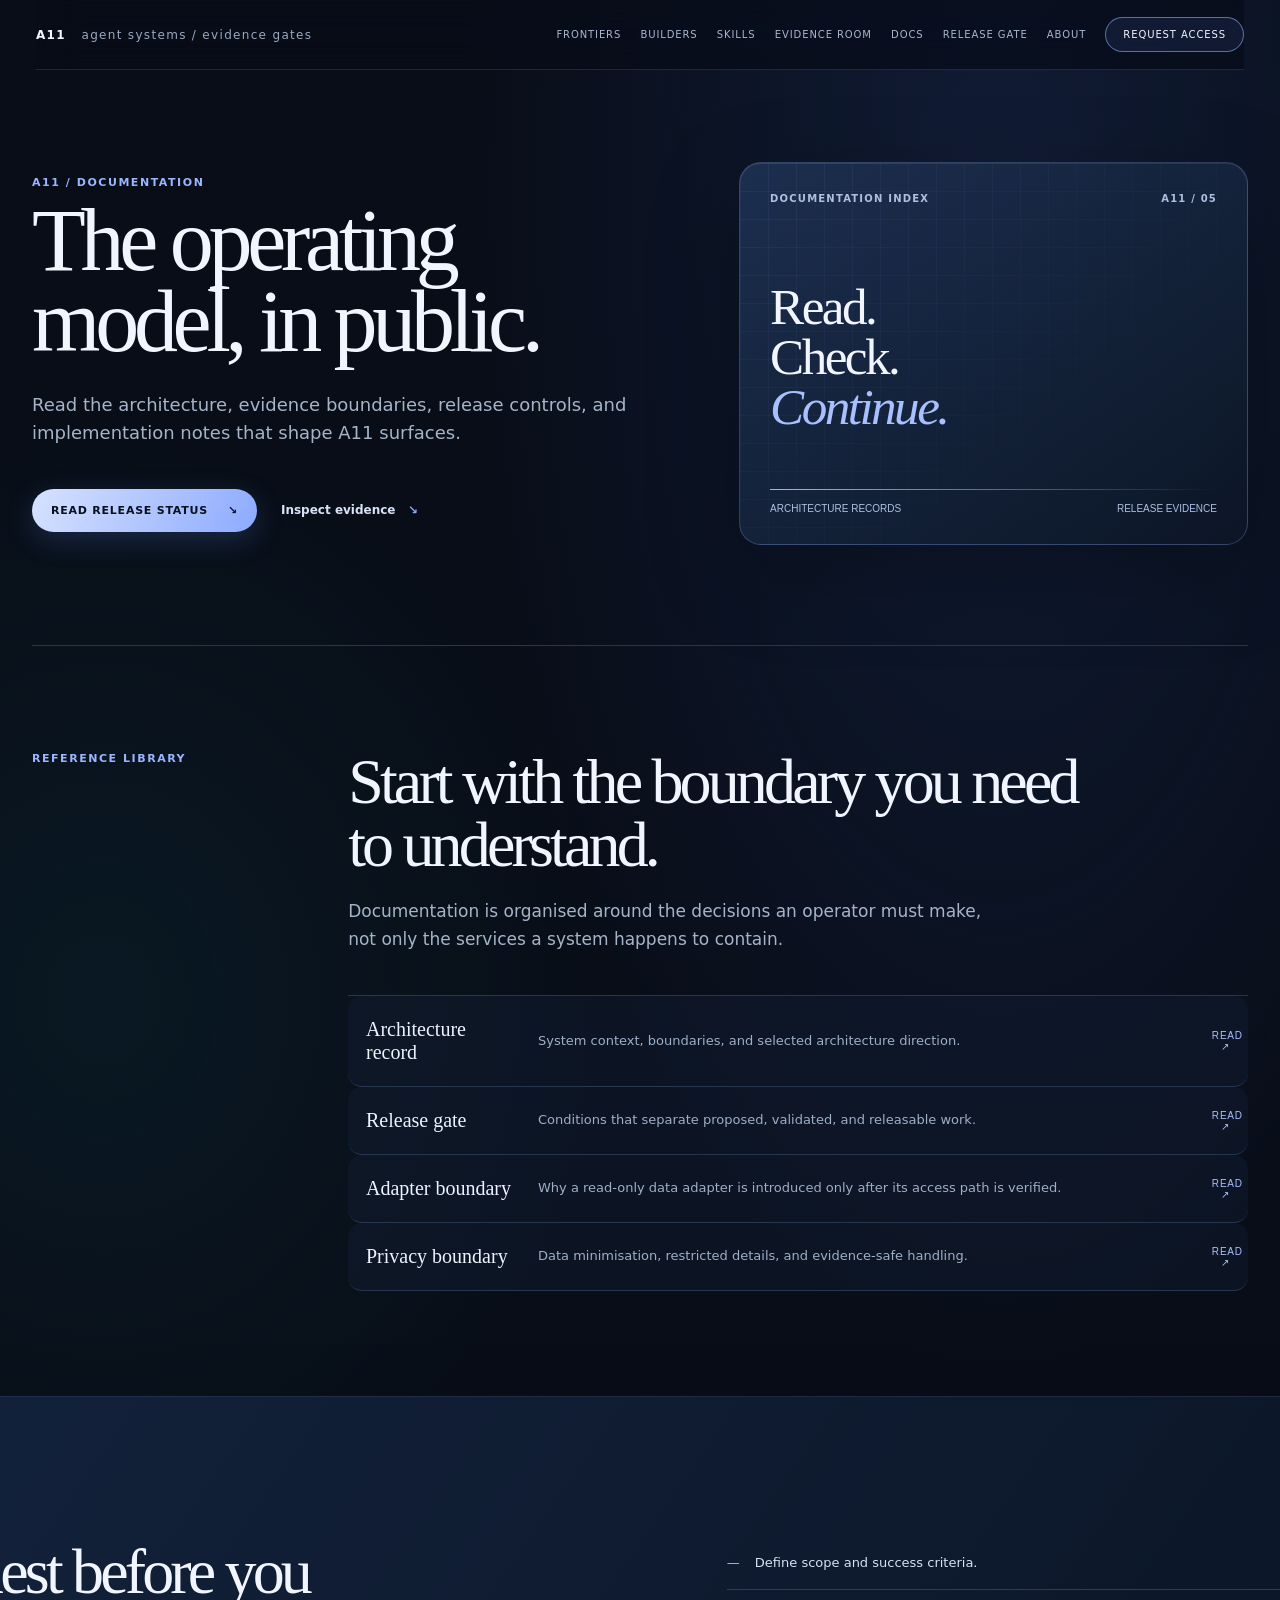
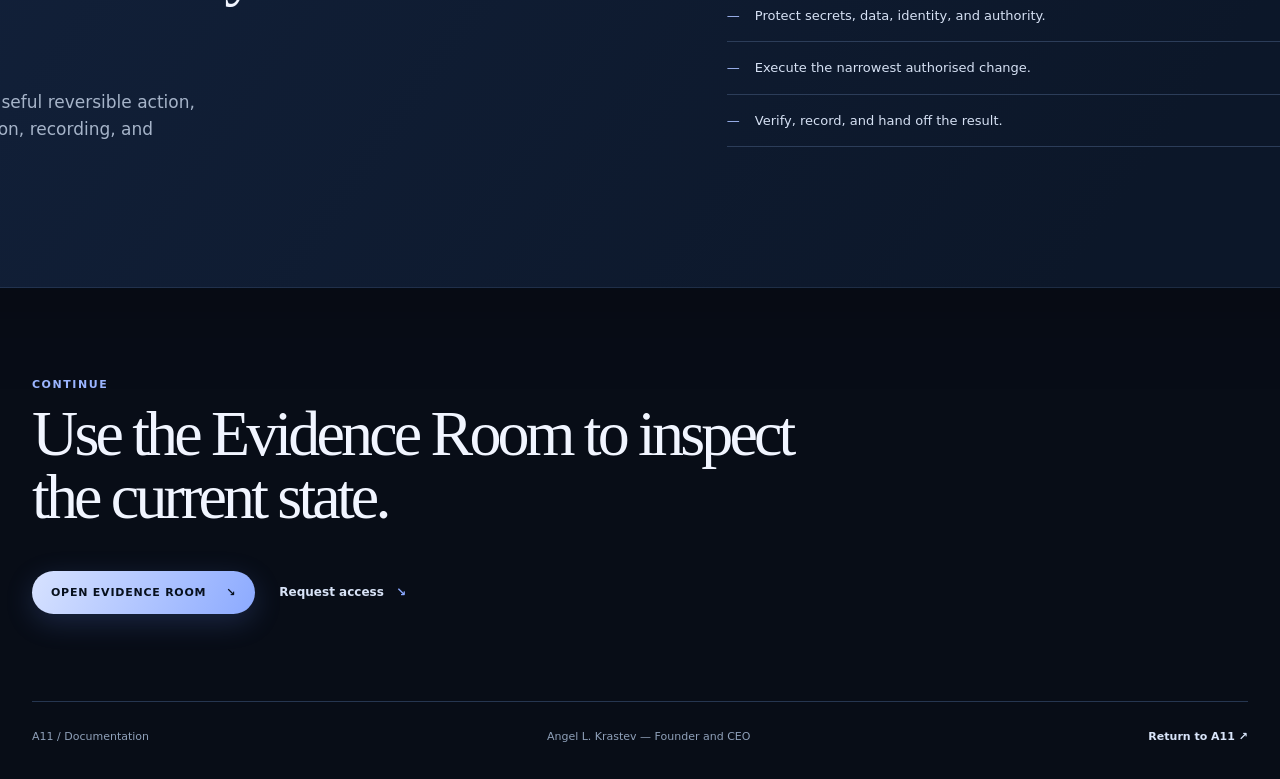
<file: docs/index.html>
<!doctype html>
<html lang="en-GB">
<head>
  <meta charset="utf-8">
  <meta name="viewport" content="width=device-width, initial-scale=1">
  <meta name="description" content="A11 documentation — architecture, release gates, security boundaries, and Evidence Room concepts.">
  <meta name="theme-color" content="#080d17">
  <title>Documentation — A11</title>
  <link rel="canonical" href="https://www.a11-k.space/docs/">
  <link rel="icon" href="/favicon.svg" type="image/svg+xml">
  <link rel="stylesheet" href="/site.css">
</head>
<body>
  <header class="masthead">
    <a class="wordmark" href="/" aria-label="A11 home">A11 <span>agent systems / evidence gates</span></a>
    <nav aria-label="Primary navigation">
      <a href="/frontiers/">Frontiers</a>
      <a href="/builders/">Builders</a>
      <a href="/skills/">Skills</a>
      <a href="/console/">Evidence Room</a>
      <a href="/docs/">Docs</a>
      <a href="/release-gate/">Release Gate</a>
      <a href="/about/">About</a>
      <a class="nav-cta" href="/access/">Request access</a>
    </nav>
  </header>
  <main class="surface-main">
    <section class="surface-hero" aria-labelledby="page-title">
      <div>
        <p class="eyebrow">A11 / Documentation</p>
        <h1 id="page-title">The operating model, in public.</h1>
        <p class="lede">Read the architecture, evidence boundaries, release controls, and implementation notes that shape A11 surfaces.</p>
        <div class="hero-actions"><a class="button button-dark" href="/release-gate/">Read release status <span>↘</span></a><a class="text-link" href="/console/">Inspect evidence <span>↘</span></a></div>
      </div>
      <div class="surface-visual" aria-label="Documentation index"><div class="surface-visual__label"><span>Documentation index</span><span>A11 / 05</span></div><p class="surface-visual__title">Read.<br>Check.<br><em>Continue.</em></p><span class="surface-visual__rule"></span><div class="surface-visual__meta"><span>Architecture records</span><span>Release evidence</span></div></div>
    </section>
    <section class="surface-section" aria-labelledby="docs-title">
      <div class="section-label">Reference library</div>
      <div><h2 id="docs-title">Start with the boundary you need to understand.</h2><p>Documentation is organised around the decisions an operator must make, not only the services a system happens to contain.</p><div class="doc-list"><a class="doc-link" href="https://github.com/angellllkr-eng/a11-rag-platform/blob/main/docs/architecture/architecture-record.md"><strong>Architecture record</strong><span>System context, boundaries, and selected architecture direction.</span><small>Read ↗</small></a><a class="doc-link" href="https://github.com/angellllkr-eng/a11-rag-platform/blob/main/docs/architecture/release-gate.md"><strong>Release gate</strong><span>Conditions that separate proposed, validated, and releasable work.</span><small>Read ↗</small></a><a class="doc-link" href="https://github.com/angellllkr-eng/a11-rag-platform/blob/main/docs/architecture/phase-b-read-only-adapter.md"><strong>Adapter boundary</strong><span>Why a read-only data adapter is introduced only after its access path is verified.</span><small>Read ↗</small></a><a class="doc-link" href="https://github.com/angellllkr-eng/a11-rag-platform/blob/main/docs/legal/privacy-and-gdpr-pack.md"><strong>Privacy boundary</strong><span>Data minimisation, restricted details, and evidence-safe handling.</span><small>Read ↗</small></a></div></div>
    </section>
    <section class="surface-band" aria-labelledby="workflow-title"><div><p class="eyebrow">Working method</p><h2 id="workflow-title">Understand the request before you expand the system.</h2><p>Each implementation pass starts with the smallest useful reversible action, then moves through protection, execution, verification, recording, and handoff.</p></div><ul class="surface-list"><li>Define scope and success criteria.</li><li>Protect secrets, data, identity, and authority.</li><li>Execute the narrowest authorised change.</li><li>Verify, record, and hand off the result.</li></ul></section>
    <section class="surface-cta"><p class="eyebrow">Continue</p><h2>Use the Evidence Room to inspect the current state.</h2><div class="hero-actions"><a class="button button-dark" href="/console/">Open Evidence Room <span>↘</span></a><a class="text-link" href="/access/">Request access <span>↘</span></a></div></section>
  </main>
  <footer><span>A11 / Documentation</span><span>Angel L. Krastev — Founder and CEO</span><a href="/">Return to A11 ↗</a></footer>
  <script src="/a11-motion.js" defer></script>
</body>
</html>
</file>
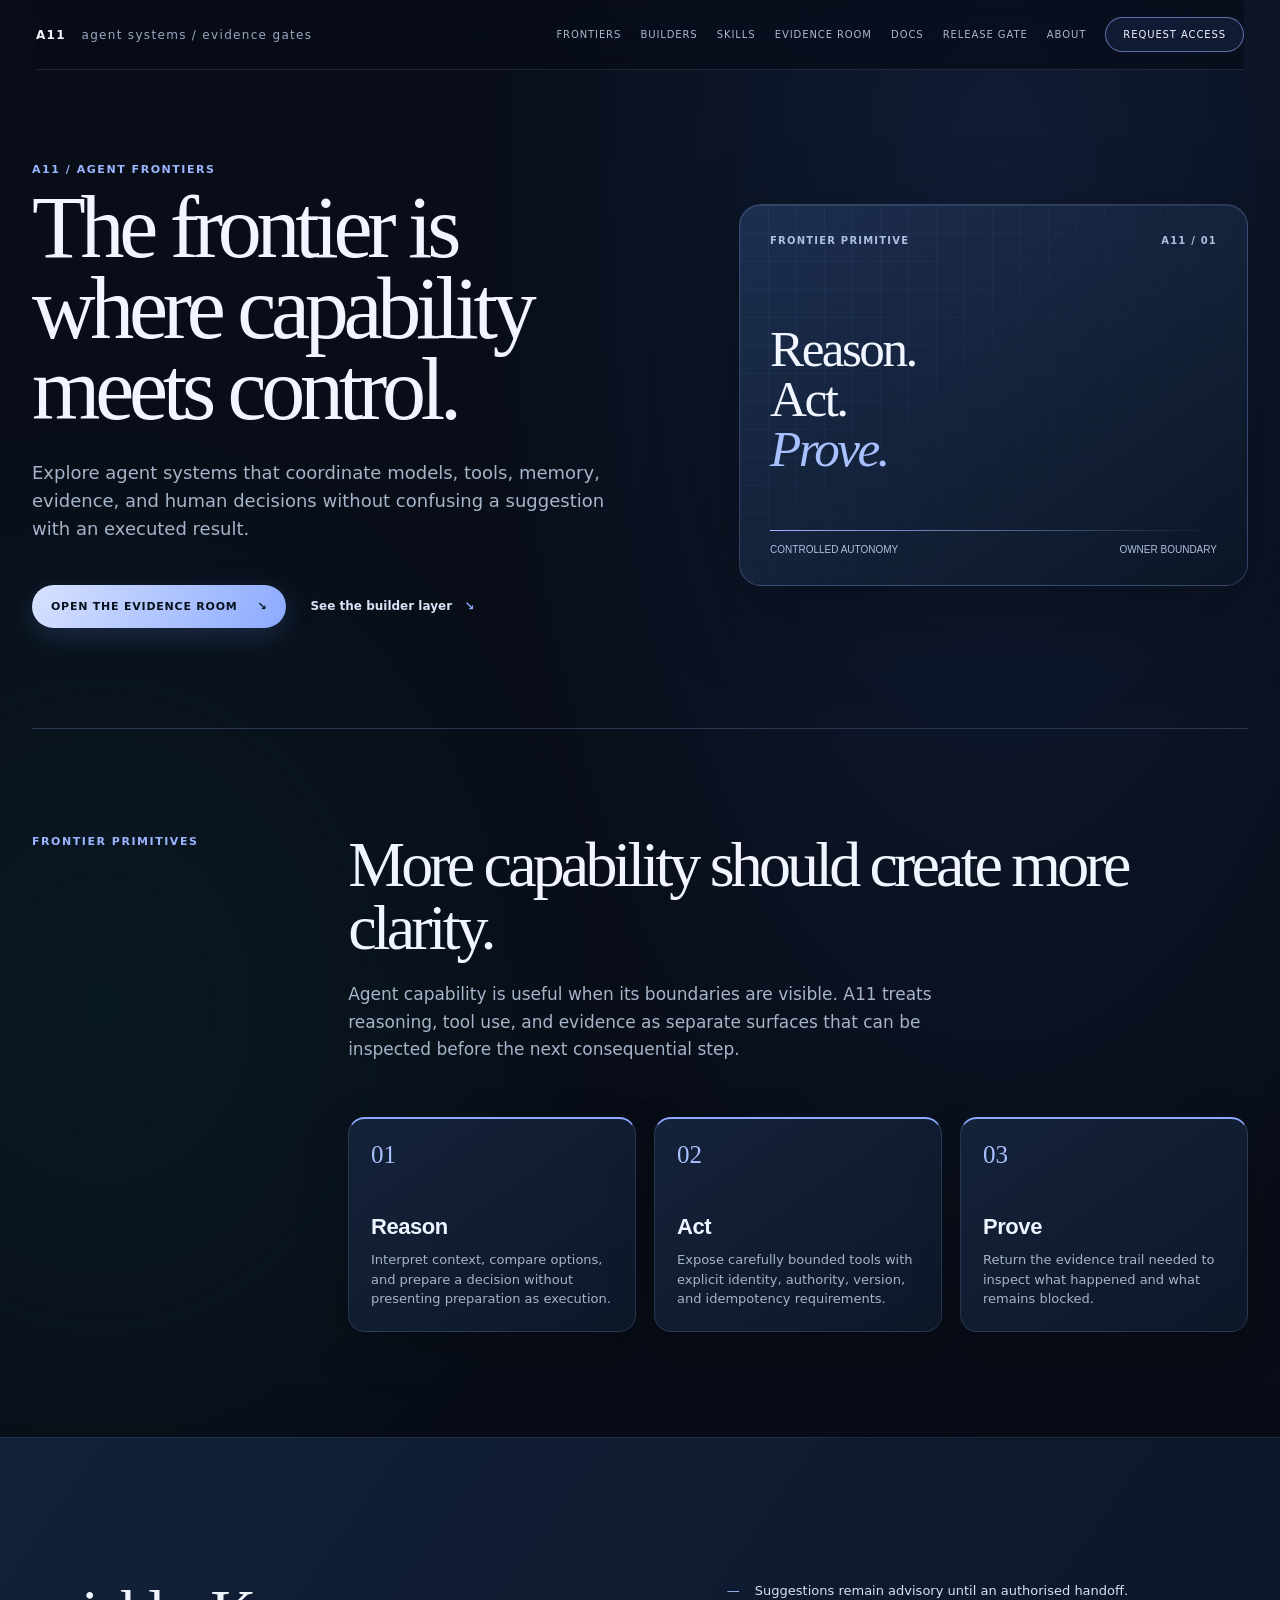
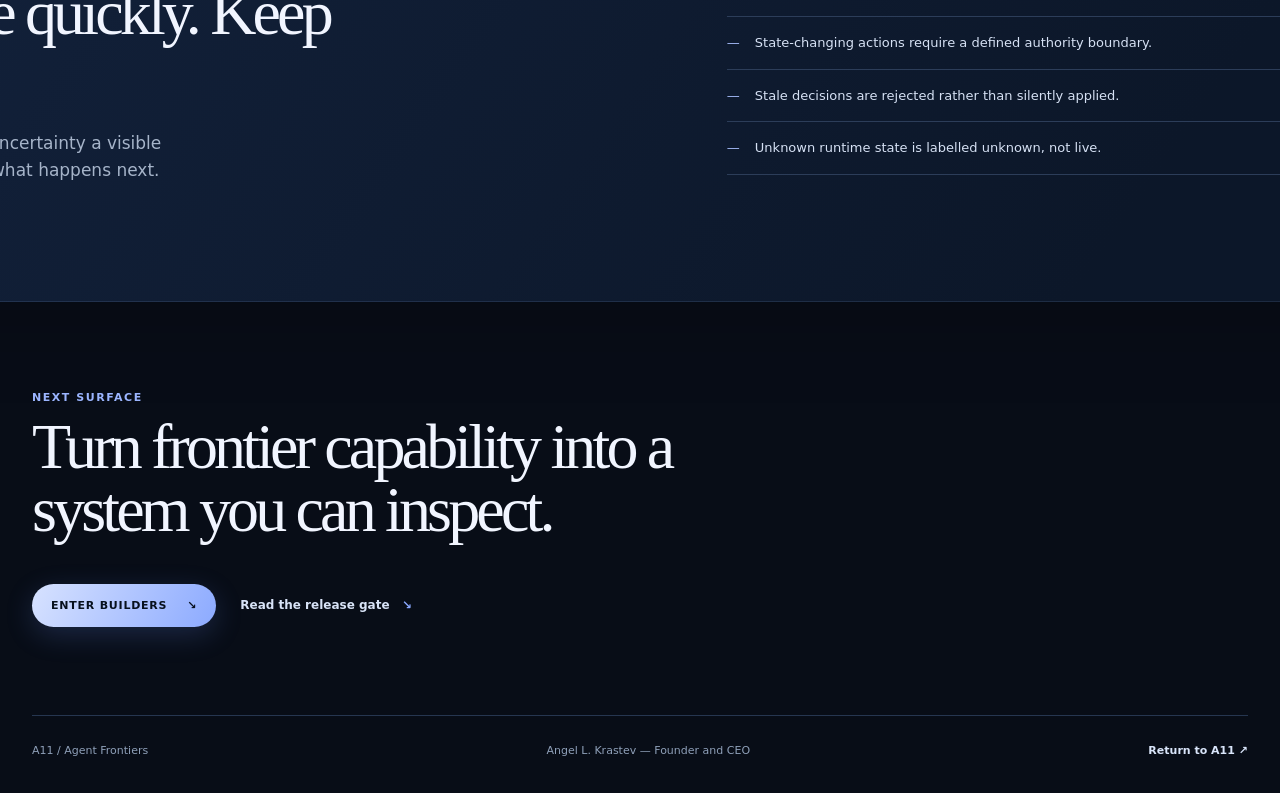
<file: frontiers/index.html>
<!doctype html>
<html lang="en-GB">
<head>
  <meta charset="utf-8">
  <meta name="viewport" content="width=device-width, initial-scale=1">
  <meta name="description" content="A11 Agent Frontiers — capability coordinated with evidence and human authority.">
  <meta name="theme-color" content="#080d17">
  <title>Agent Frontiers — A11</title>
  <link rel="canonical" href="https://www.a11-k.space/frontiers/">
  <link rel="icon" href="/favicon.svg" type="image/svg+xml">
  <link rel="stylesheet" href="/site.css">
</head>
<body>
  <header class="masthead">
    <a class="wordmark" href="/" aria-label="A11 home">A11 <span>agent systems / evidence gates</span></a>
    <nav aria-label="Primary navigation">
      <a href="/frontiers/" aria-current="page">Frontiers</a>
      <a href="/builders/">Builders</a>
      <a href="/skills/">Skills</a>
      <a href="/console/">Evidence Room</a>
      <a href="/docs/">Docs</a>
      <a href="/release-gate/">Release Gate</a>
      <a href="/about/">About</a>
      <a class="nav-cta" href="/access/">Request access</a>
    </nav>
  </header>
  <main class="surface-main">
    <section class="surface-hero" aria-labelledby="page-title">
      <div>
        <p class="eyebrow">A11 / Agent Frontiers</p>
        <h1 id="page-title">The frontier is where capability meets control.</h1>
        <p class="lede">Explore agent systems that coordinate models, tools, memory, evidence, and human decisions without confusing a suggestion with an executed result.</p>
        <div class="hero-actions"><a class="button button-dark" href="/console/">Open the Evidence Room <span>↘</span></a><a class="text-link" href="/builders/">See the builder layer <span>↘</span></a></div>
      </div>
      <div class="surface-visual" aria-label="Agent frontier operating model"><div class="surface-visual__label"><span>Frontier primitive</span><span>A11 / 01</span></div><p class="surface-visual__title">Reason.<br>Act.<br><em>Prove.</em></p><span class="surface-visual__rule"></span><div class="surface-visual__meta"><span>Controlled autonomy</span><span>Owner boundary</span></div></div>
    </section>
    <section class="surface-section" aria-labelledby="primitives-title">
      <div class="section-label">Frontier primitives</div>
      <div><h2 id="primitives-title">More capability should create more clarity.</h2><p>Agent capability is useful when its boundaries are visible. A11 treats reasoning, tool use, and evidence as separate surfaces that can be inspected before the next consequential step.</p><div class="surface-grid surface-grid--three"><article class="surface-card"><span class="surface-card__index">01</span><h3>Reason</h3><p>Interpret context, compare options, and prepare a decision without presenting preparation as execution.</p></article><article class="surface-card"><span class="surface-card__index">02</span><h3>Act</h3><p>Expose carefully bounded tools with explicit identity, authority, version, and idempotency requirements.</p></article><article class="surface-card"><span class="surface-card__index">03</span><h3>Prove</h3><p>Return the evidence trail needed to inspect what happened and what remains blocked.</p></article></div></div>
    </section>
    <section class="surface-band" aria-labelledby="autonomy-title"><div><p class="eyebrow">Controlled autonomy</p><h2 id="autonomy-title">Let the system move quickly. Keep the decision legible.</h2><p>A11 does not make uncertainty disappear. It gives uncertainty a visible place in the operating model so people can decide what happens next.</p></div><ul class="surface-list"><li>Suggestions remain advisory until an authorised handoff.</li><li>State-changing actions require a defined authority boundary.</li><li>Stale decisions are rejected rather than silently applied.</li><li>Unknown runtime state is labelled unknown, not live.</li></ul></section>
    <section class="surface-cta"><p class="eyebrow">Next surface</p><h2>Turn frontier capability into a system you can inspect.</h2><div class="hero-actions"><a class="button button-dark" href="/builders/">Enter Builders <span>↘</span></a><a class="text-link" href="/release-gate/">Read the release gate <span>↘</span></a></div></section>
  </main>
  <footer><span>A11 / Agent Frontiers</span><span>Angel L. Krastev — Founder and CEO</span><a href="/">Return to A11 ↗</a></footer>
  <script src="/a11-motion.js" defer></script>
</body>
</html>
</file>
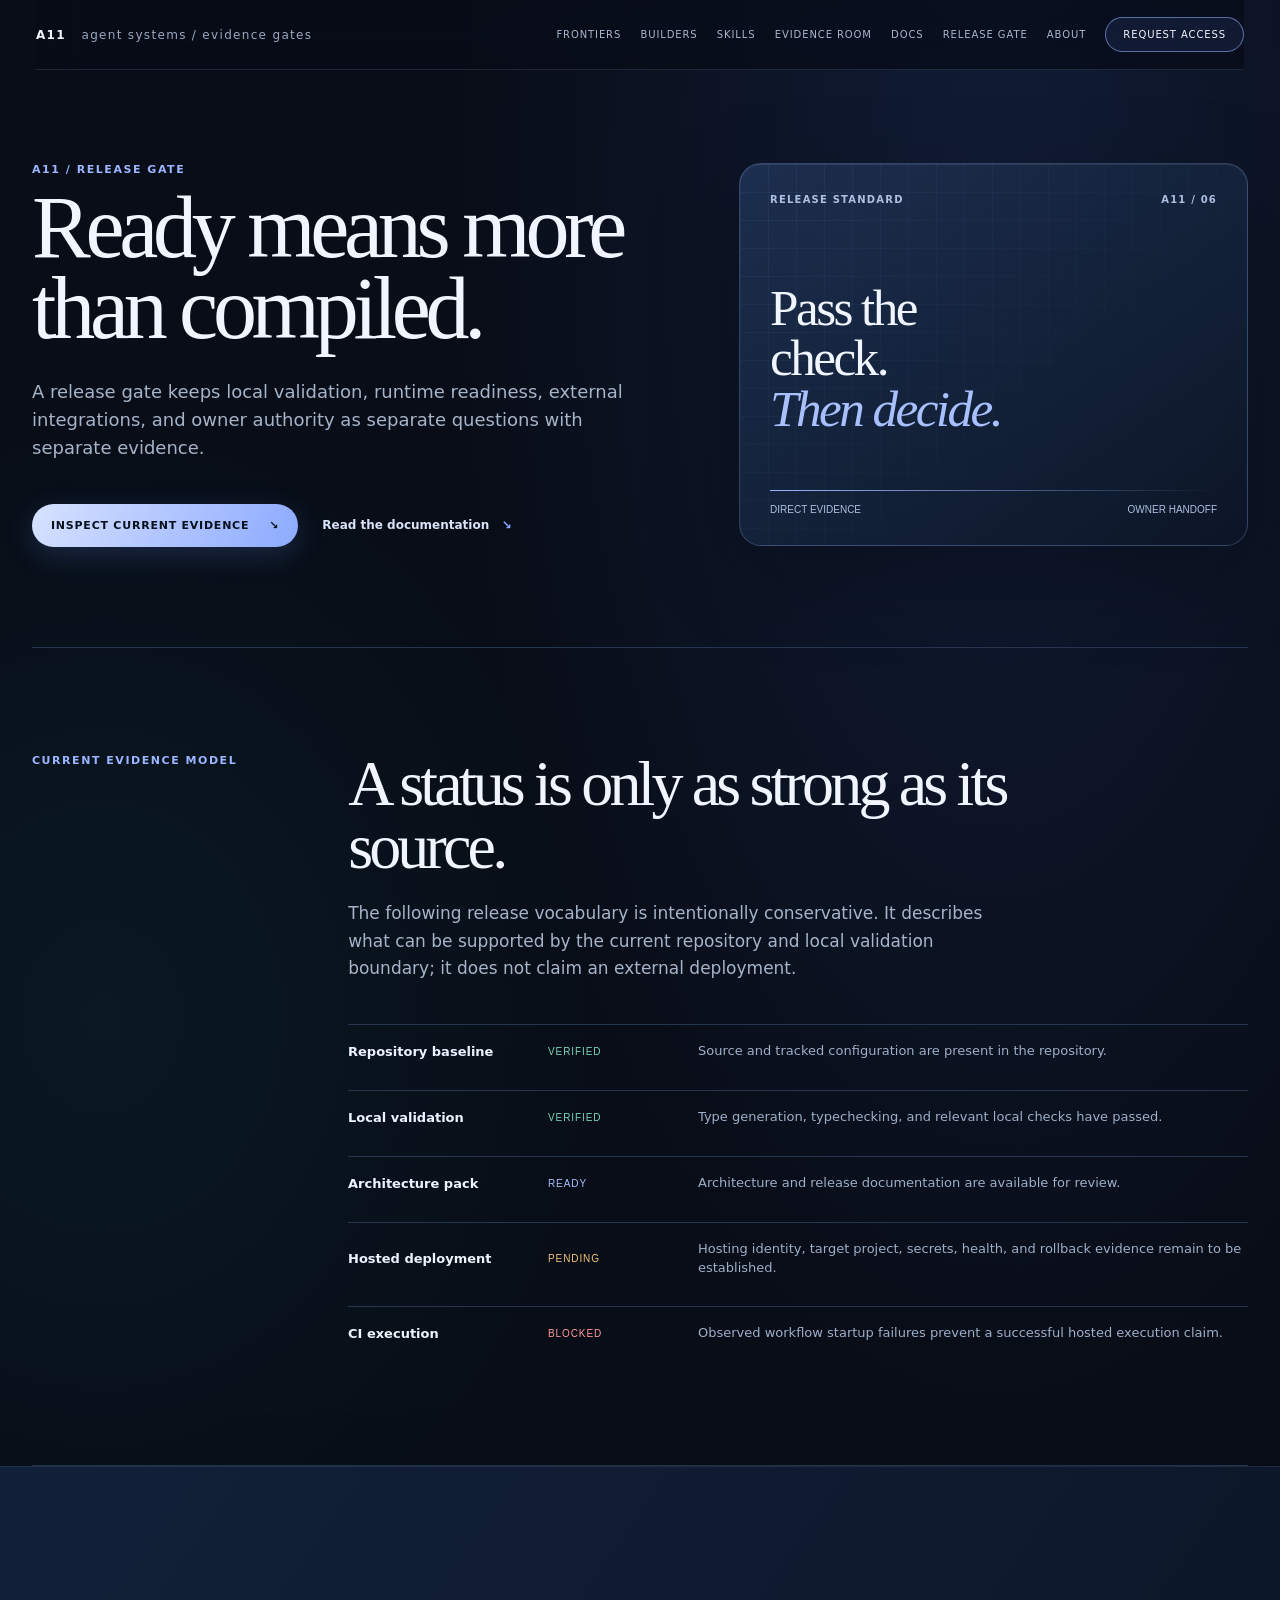
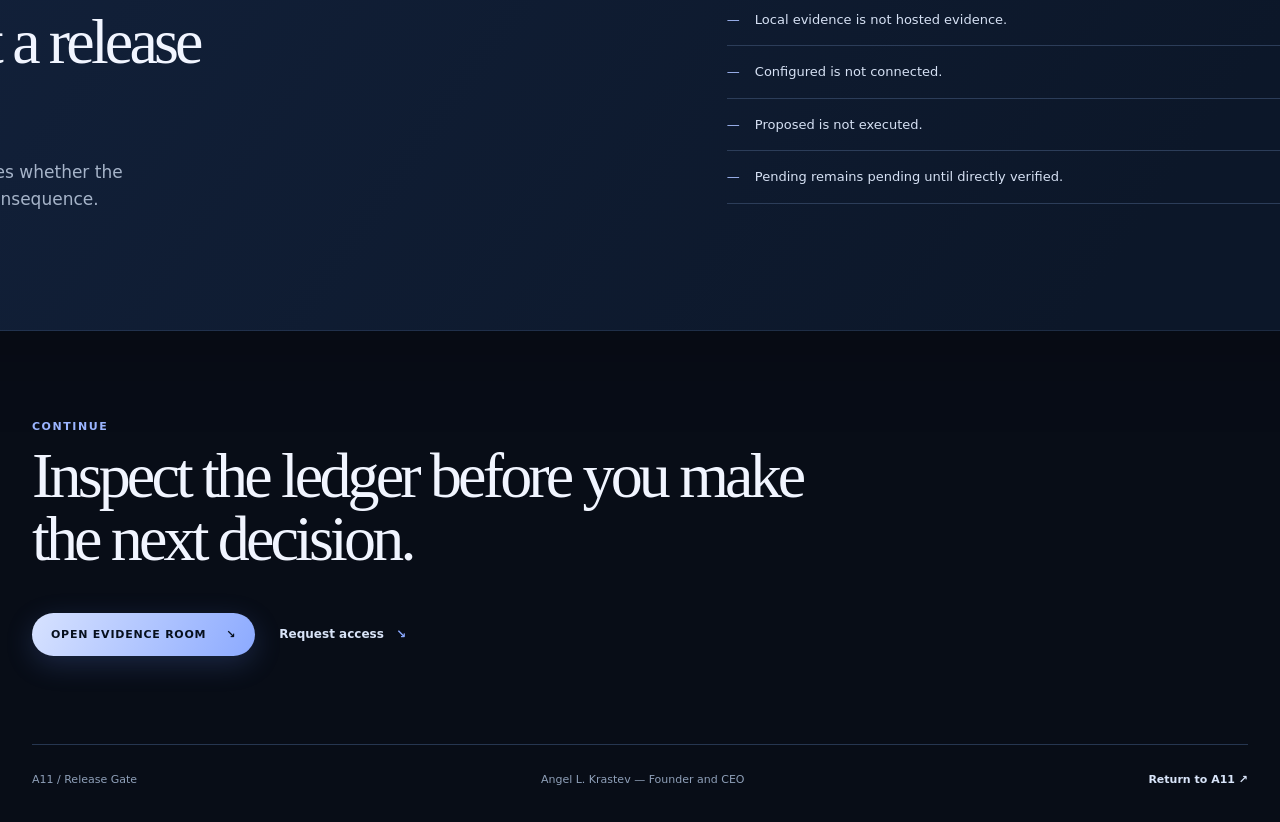
<file: release-gate/index.html>
<!doctype html>
<html lang="en-GB">
<head>
  <meta charset="utf-8">
  <meta name="viewport" content="width=device-width, initial-scale=1">
  <meta name="description" content="A11 release gate — a public distinction between verified work, pending checks, and blocked execution.">
  <meta name="theme-color" content="#080d17">
  <title>Release Gate — A11 Evidence Room</title>
  <link rel="canonical" href="https://www.a11-k.space/release-gate/">
  <link rel="icon" href="/favicon.svg" type="image/svg+xml">
  <link rel="stylesheet" href="/site.css">
</head>
<body>
  <header class="masthead">
    <a class="wordmark" href="/" aria-label="A11 home">A11 <span>agent systems / evidence gates</span></a>
    <nav aria-label="Primary navigation">
      <a href="/frontiers/">Frontiers</a>
      <a href="/builders/">Builders</a>
      <a href="/skills/">Skills</a>
      <a href="/console/">Evidence Room</a>
      <a href="/docs/">Docs</a>
      <a href="/release-gate/">Release Gate</a>
      <a href="/about/">About</a>
      <a class="nav-cta" href="/access/">Request access</a>
    </nav>
  </header>
  <main class="surface-main">
    <section class="surface-hero" aria-labelledby="page-title">
      <div>
        <p class="eyebrow">A11 / Release Gate</p>
        <h1 id="page-title">Ready means more than compiled.</h1>
        <p class="lede">A release gate keeps local validation, runtime readiness, external integrations, and owner authority as separate questions with separate evidence.</p>
        <div class="hero-actions"><a class="button button-dark" href="/console/">Inspect current evidence <span>↘</span></a><a class="text-link" href="/docs/">Read the documentation <span>↘</span></a></div>
      </div>
      <div class="surface-visual" aria-label="Release gate standard"><div class="surface-visual__label"><span>Release standard</span><span>A11 / 06</span></div><p class="surface-visual__title">Pass the<br>check.<br><em>Then decide.</em></p><span class="surface-visual__rule"></span><div class="surface-visual__meta"><span>Direct evidence</span><span>Owner handoff</span></div></div>
    </section>
    <section class="surface-section" aria-labelledby="gate-title">
      <div class="section-label">Current evidence model</div>
      <div><h2 id="gate-title">A status is only as strong as its source.</h2><p>The following release vocabulary is intentionally conservative. It describes what can be supported by the current repository and local validation boundary; it does not claim an external deployment.</p><div class="gate-grid"><div class="gate-row"><strong>Repository baseline</strong><span class="gate-verified">Verified</span><p>Source and tracked configuration are present in the repository.</p></div><div class="gate-row"><strong>Local validation</strong><span class="gate-verified">Verified</span><p>Type generation, typechecking, and relevant local checks have passed.</p></div><div class="gate-row"><strong>Architecture pack</strong><span class="gate-ready">Ready</span><p>Architecture and release documentation are available for review.</p></div><div class="gate-row"><strong>Hosted deployment</strong><span class="gate-pending">Pending</span><p>Hosting identity, target project, secrets, health, and rollback evidence remain to be established.</p></div><div class="gate-row"><strong>CI execution</strong><span class="gate-blocked">Blocked</span><p>Observed workflow startup failures prevent a successful hosted execution claim.</p></div></div></div>
    </section>
    <section class="surface-band" aria-labelledby="decision-title"><div><p class="eyebrow">Decision boundary</p><h2 id="decision-title">A green check is not a release authorisation.</h2><p>Verification supplies evidence. The owner still decides whether the evidence is sufficient for the next environment or consequence.</p></div><ul class="surface-list"><li>Local evidence is not hosted evidence.</li><li>Configured is not connected.</li><li>Proposed is not executed.</li><li>Pending remains pending until directly verified.</li></ul></section>
    <section class="surface-cta"><p class="eyebrow">Continue</p><h2>Inspect the ledger before you make the next decision.</h2><div class="hero-actions"><a class="button button-dark" href="/console/">Open Evidence Room <span>↘</span></a><a class="text-link" href="/access/">Request access <span>↘</span></a></div></section>
  </main>
  <footer><span>A11 / Release Gate</span><span>Angel L. Krastev — Founder and CEO</span><a href="/">Return to A11 ↗</a></footer>
  <script src="/a11-motion.js" defer></script>
</body>
</html>
</file>
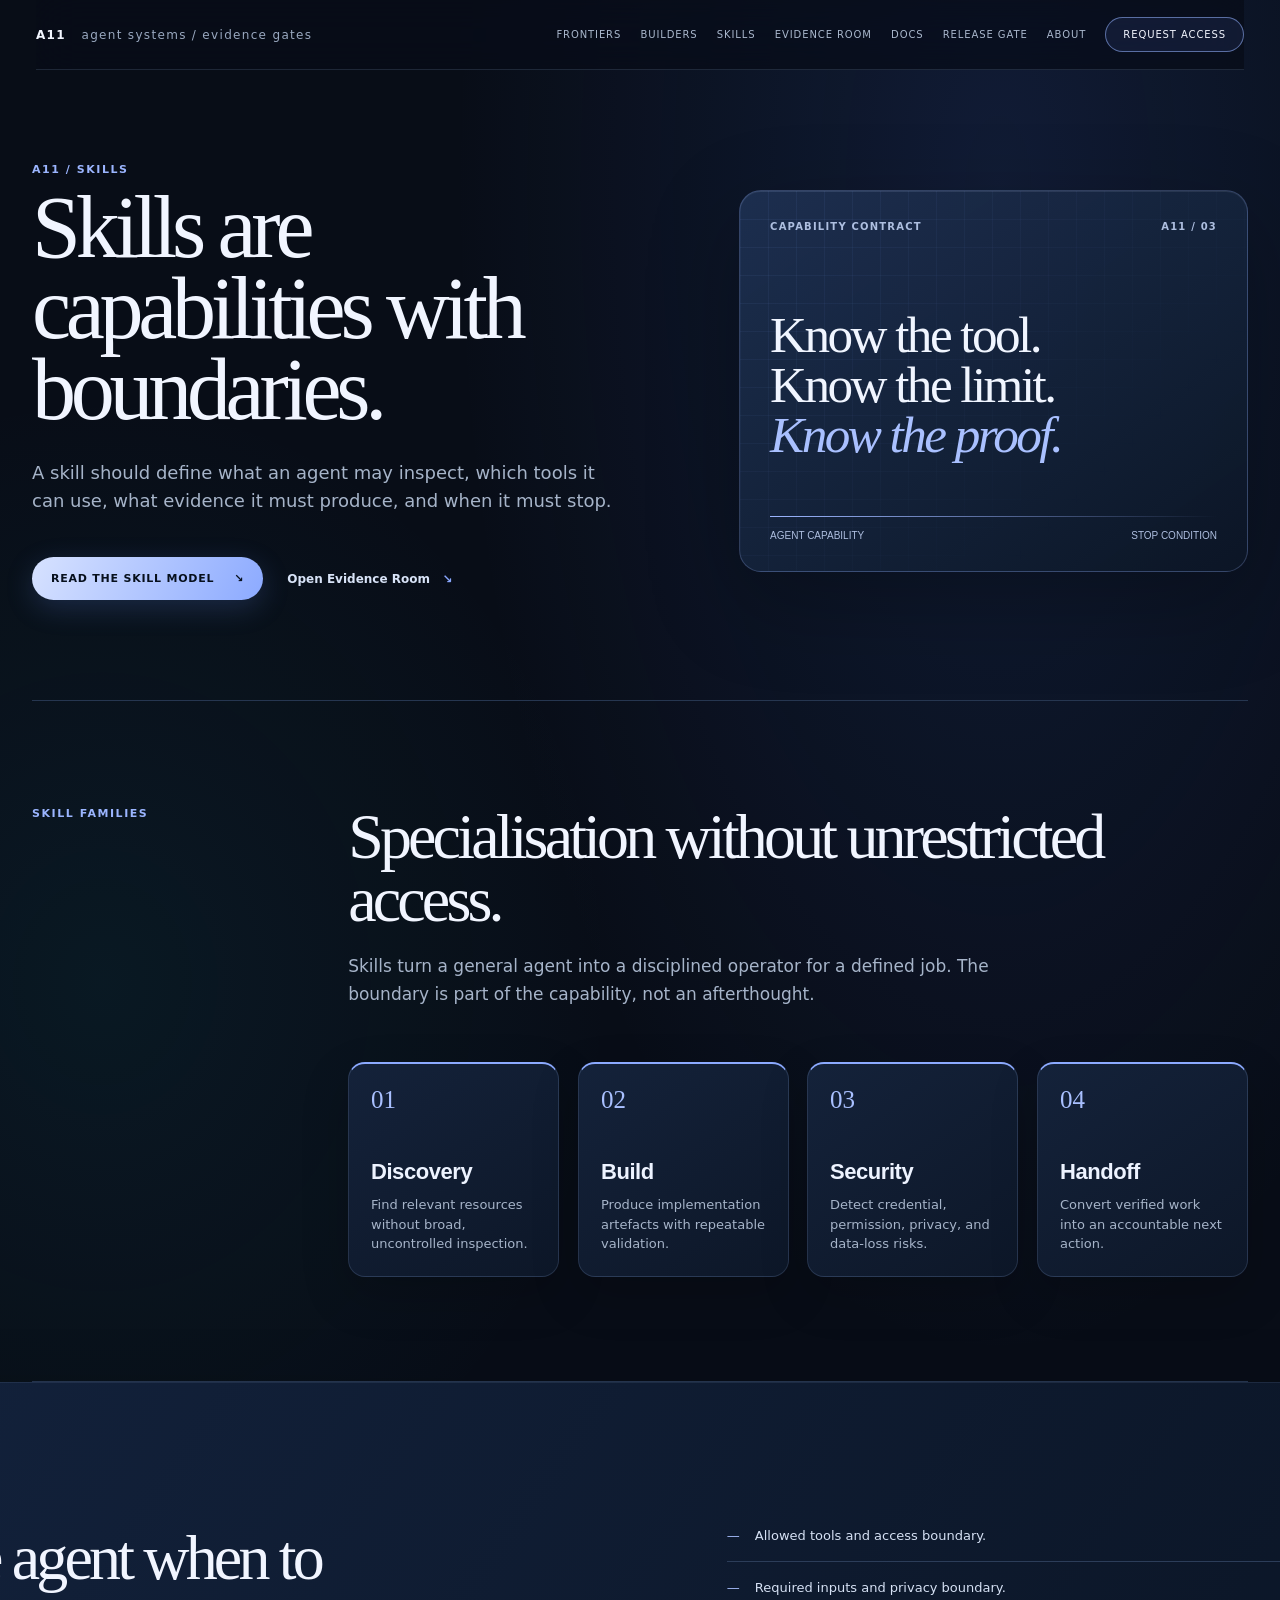
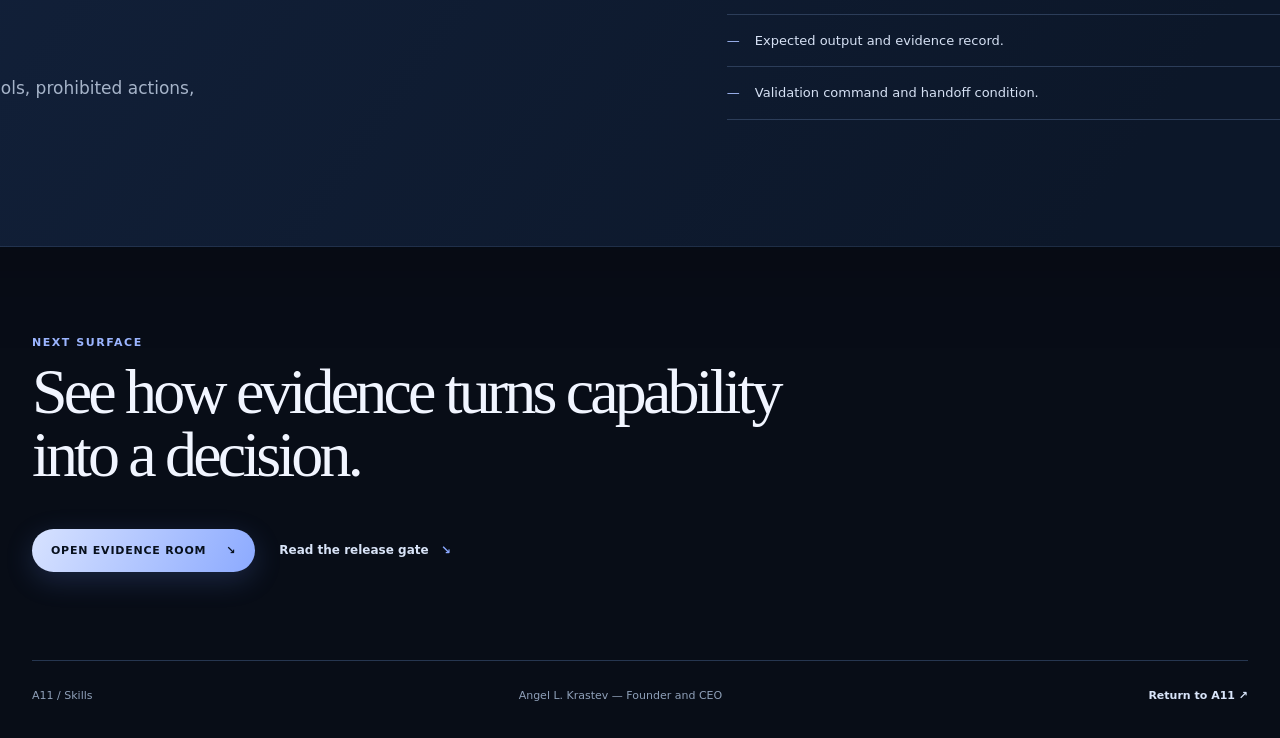
<file: skills/index.html>
<!doctype html>
<html lang="en-GB">
<head>
  <meta charset="utf-8">
  <meta name="viewport" content="width=device-width, initial-scale=1">
  <meta name="description" content="A11 Skills — specialist agent capabilities with explicit boundaries and validation requirements.">
  <meta name="theme-color" content="#080d17">
  <title>Skills — A11</title>
  <link rel="canonical" href="https://www.a11-k.space/skills/">
  <link rel="icon" href="/favicon.svg" type="image/svg+xml">
  <link rel="stylesheet" href="/site.css">
</head>
<body>
  <header class="masthead">
    <a class="wordmark" href="/" aria-label="A11 home">A11 <span>agent systems / evidence gates</span></a>
    <nav aria-label="Primary navigation">
      <a href="/frontiers/">Frontiers</a>
      <a href="/builders/">Builders</a>
      <a href="/skills/" aria-current="page">Skills</a>
      <a href="/console/">Evidence Room</a>
      <a href="/docs/">Docs</a>
      <a href="/release-gate/">Release Gate</a>
      <a href="/about/">About</a>
      <a class="nav-cta" href="/access/">Request access</a>
    </nav>
  </header>
  <main class="surface-main">
    <section class="surface-hero" aria-labelledby="page-title">
      <div>
        <p class="eyebrow">A11 / Skills</p>
        <h1 id="page-title">Skills are capabilities with boundaries.</h1>
        <p class="lede">A skill should define what an agent may inspect, which tools it can use, what evidence it must produce, and when it must stop.</p>
        <div class="hero-actions"><a class="button button-dark" href="/docs/">Read the skill model <span>↘</span></a><a class="text-link" href="/console/">Open Evidence Room <span>↘</span></a></div>
      </div>
      <div class="surface-visual" aria-label="A11 skill contract"><div class="surface-visual__label"><span>Capability contract</span><span>A11 / 03</span></div><p class="surface-visual__title">Know the tool.<br>Know the limit.<br><em>Know the proof.</em></p><span class="surface-visual__rule"></span><div class="surface-visual__meta"><span>Agent capability</span><span>Stop condition</span></div></div>
    </section>
    <section class="surface-section" aria-labelledby="families-title">
      <div class="section-label">Skill families</div>
      <div><h2 id="families-title">Specialisation without unrestricted access.</h2><p>Skills turn a general agent into a disciplined operator for a defined job. The boundary is part of the capability, not an afterthought.</p><div class="surface-grid surface-grid--four"><article class="surface-card"><span class="surface-card__index">01</span><h3>Discovery</h3><p>Find relevant resources without broad, uncontrolled inspection.</p></article><article class="surface-card"><span class="surface-card__index">02</span><h3>Build</h3><p>Produce implementation artefacts with repeatable validation.</p></article><article class="surface-card"><span class="surface-card__index">03</span><h3>Security</h3><p>Detect credential, permission, privacy, and data-loss risks.</p></article><article class="surface-card"><span class="surface-card__index">04</span><h3>Handoff</h3><p>Convert verified work into an accountable next action.</p></article></div></div>
    </section>
    <section class="surface-band" aria-labelledby="contract-title"><div><p class="eyebrow">Skill contract</p><h2 id="contract-title">A good skill tells the agent when to stop.</h2><p>Every capability should expose its inputs, allowed tools, prohibited actions, expected artefacts, and validation method.</p></div><ul class="surface-list"><li>Allowed tools and access boundary.</li><li>Required inputs and privacy boundary.</li><li>Expected output and evidence record.</li><li>Validation command and handoff condition.</li></ul></section>
    <section class="surface-cta"><p class="eyebrow">Next surface</p><h2>See how evidence turns capability into a decision.</h2><div class="hero-actions"><a class="button button-dark" href="/console/">Open Evidence Room <span>↘</span></a><a class="text-link" href="/release-gate/">Read the release gate <span>↘</span></a></div></section>
  </main>
  <footer><span>A11 / Skills</span><span>Angel L. Krastev — Founder and CEO</span><a href="/">Return to A11 ↗</a></footer>
  <script src="/a11-motion.js" defer></script>
</body>
</html>
</file>
<file: site.css>
:root {
  --paper: #f4efe6;
  --paper-deep: #e9e0d3;
  --paper-bright: #fffdf8;
  --ink: #172124;
  --ink-soft: #596367;
  --line: #cec5b8;
  --accent: #a65035;
  --accent-soft: #e2b398;
  --violet: #66516f;
  --max: 1240px;
}

* { box-sizing: border-box; }
html { scroll-behavior: smooth; }
body { margin: 0; color: var(--ink); background: var(--paper); font-family: Arial, Helvetica, sans-serif; }
a { color: inherit; }
.masthead, main, footer { width: min(calc(100% - 64px), var(--max)); margin-inline: auto; }
.masthead { position: sticky; top: 0; z-index: 10; display: flex; justify-content: space-between; align-items: center; padding: 24px 0; border-bottom: 1px solid var(--line); background: color-mix(in srgb, var(--paper) 92%, transparent); backdrop-filter: blur(12px); }
.wordmark { font-size: 15px; font-weight: 800; letter-spacing: .02em; text-decoration: none; text-transform: uppercase; }
.wordmark span { margin-left: 10px; color: var(--ink-soft); font-weight: 400; text-transform: none; }
nav { display: flex; align-items: center; gap: 28px; font-size: 11px; letter-spacing: .1em; text-transform: uppercase; }
nav a { text-decoration: none; }
nav a:not(.nav-cta):hover, footer a:hover, .text-link:hover { color: var(--accent); }
.nav-cta { padding: 11px 15px; border: 1px solid var(--ink); }
.nav-cta:hover { color: var(--paper); background: var(--ink); }
.hero { display: grid; grid-template-columns: 1.16fr .84fr; gap: 8%; padding: 112px 0 126px; }
.eyebrow, .section-label { color: var(--accent); font-size: 11px; font-weight: 700; letter-spacing: .14em; line-height: 1.4; text-transform: uppercase; }
h1, h2, h3, p { margin-top: 0; }
h1, h2 { font-family: Georgia, 'Times New Roman', serif; font-weight: 400; letter-spacing: -.045em; }
h1 { max-width: 760px; margin-bottom: 28px; font-size: clamp(54px, 8vw, 108px); line-height: .92; }
h1 em, h2 em { color: var(--accent); font-style: normal; }
.lede { max-width: 560px; color: var(--ink-soft); font-size: 18px; line-height: 1.55; }
.hero-actions { display: flex; align-items: center; gap: 24px; margin-top: 42px; }
.button { display: inline-flex; gap: 20px; align-items: center; padding: 15px 19px; text-decoration: none; font-size: 11px; font-weight: 700; letter-spacing: .07em; text-transform: uppercase; }
.button-dark { color: var(--paper); background: var(--ink); }
.button-dark:hover { background: var(--accent); }
.button-light { color: var(--ink); background: var(--paper); }
.button-light:hover { color: var(--paper); background: var(--accent); }
.text-link { font-size: 12px; font-weight: 700; text-decoration: none; }
.text-link span { margin-left: 8px; color: var(--accent); }
.hero-note { max-width: 420px; margin-top: 28px; color: var(--ink-soft); font-family: Georgia, serif; font-size: 14px; font-style: italic; line-height: 1.45; }
.hero-card { align-self: end; min-height: 330px; padding: 28px; color: var(--paper); background: var(--violet); transform: rotate(2.5deg); box-shadow: 14px 18px 0 var(--accent-soft); }
.card-topline { display: flex; align-items: center; gap: 9px; color: #eadfe9; font-size: 11px; letter-spacing: .13em; text-transform: uppercase; }
.signal, .status-dot { display: inline-block; width: 8px; height: 8px; border-radius: 50%; background: #dca07d; }
.card-quote { max-width: 300px; margin: 68px 0 80px; font-family: Georgia, 'Times New Roman', serif; font-size: 36px; line-height: 1.05; }
.card-meta { display: flex; justify-content: space-between; padding-top: 15px; border-top: 1px solid #aa8eac; color: #eadfe9; font-size: 10px; letter-spacing: .08em; text-transform: uppercase; }
.signal-strip { display: grid; grid-template-columns: repeat(4, 1fr); border-top: 1px solid var(--line); border-bottom: 1px solid var(--line); }
.signal-strip > div { min-height: 168px; padding: 23px 24px 20px 0; border-right: 1px solid var(--line); }
.signal-strip > div:not(:first-child) { padding-left: 24px; }
.signal-strip > div:last-child { border-right: 0; }
.signal-strip strong { display: block; color: var(--accent); font-family: Georgia, serif; font-size: 25px; font-weight: 400; }
.signal-strip span { display: block; margin-top: 18px; font-size: 13px; font-weight: 700; }
.signal-strip p { max-width: 190px; margin-top: 8px; color: var(--ink-soft); font-size: 12px; line-height: 1.45; }
.content-section, .status-section { display: grid; grid-template-columns: 22% 1fr; gap: 4%; padding: 120px 0; border-bottom: 1px solid var(--line); }
.section-body h2, .operating-section h2, .evidence-panel h2, .final-cta h2 { max-width: 760px; font-size: clamp(40px, 5vw, 66px); line-height: .98; }
.section-intro, .evidence-intro { max-width: 620px; color: var(--ink-soft); font-size: 17px; line-height: 1.6; }
.architecture-grid, .builder-grid { display: grid; grid-template-columns: repeat(3, 1fr); gap: 18px; margin-top: 62px; }
.architecture-grid article { min-height: 220px; padding: 22px; background: var(--paper-deep); }
.index { color: var(--accent); font-family: Georgia, serif; font-size: 25px; }
.architecture-grid h3 { margin: 50px 0 10px; font-family: Georgia, serif; font-size: 21px; font-weight: 400; }
.architecture-grid p, .builder-grid p { color: var(--ink-soft); font-size: 13px; line-height: 1.5; }
.builder-grid { grid-template-columns: repeat(4, 1fr); }
.builder-grid article { padding: 24px 0; border-top: 2px solid var(--ink); }
.builder-grid h3 { margin-bottom: 12px; font-family: Georgia, serif; font-size: 22px; font-weight: 400; }
.operating-section { display: grid; grid-template-columns: 22% 1fr; gap: 4%; padding: 120px 0; border-bottom: 1px solid var(--line); }
.loop-grid { display: grid; grid-template-columns: repeat(3, 1fr); gap: 0; margin-top: 58px; border-top: 1px solid var(--line); }
.loop-grid div { min-height: 140px; padding: 20px 20px 20px 0; border-bottom: 1px solid var(--line); }
.loop-grid div:nth-child(3n+2), .loop-grid div:nth-child(3n+3) { padding-left: 20px; border-left: 1px solid var(--line); }
.loop-grid strong, .loop-grid span { display: block; }
.loop-grid strong { margin-bottom: 12px; font-family: Georgia, serif; font-size: 21px; font-weight: 400; }
.loop-grid span { max-width: 190px; color: var(--ink-soft); font-size: 12px; line-height: 1.45; }
.evidence-panel { display: grid; grid-template-columns: 1fr 1fr; gap: 8%; padding: 110px 8%; color: var(--paper); background: var(--ink); }
.evidence-panel .eyebrow { color: var(--accent-soft); }
.evidence-intro { margin-bottom: 34px; color: #cdd3d1; }
.evidence-list { align-self: center; }
.evidence-list > div { display: flex; gap: 15px; padding: 17px 0; border-bottom: 1px solid #485457; color: #d8dedd; font-size: 13px; line-height: 1.45; }
.check { color: var(--accent-soft); font-family: Georgia, serif; }
.status-layout { display: grid; grid-template-columns: 1.5fr .75fr .75fr; gap: 18px; align-items: start; }
.status-layout > div:first-child { padding-right: 8%; }
.status-card { min-height: 168px; padding: 20px; border: 1px solid var(--accent); background: var(--paper-deep); }
.status-card.muted { border-color: var(--line); background: transparent; }
.status-card div { display: flex; align-items: center; gap: 9px; font-size: 12px; }
.status-card .status-dot { background: var(--accent); }
.status-card.muted .status-dot { background: var(--ink-soft); }
.status-value { display: block; margin: 37px 0 10px; font-family: Georgia, serif; font-size: 25px; }
.status-card small { color: var(--ink-soft); font-size: 11px; line-height: 1.4; }
.final-cta { padding: 120px 0 135px; }
.final-cta h2 { margin-bottom: 0; }
footer { display: flex; justify-content: space-between; gap: 20px; padding: 28px 0 42px; color: var(--ink-soft); font-size: 11px; }
footer a { color: var(--ink); font-weight: 700; text-decoration: none; }
:focus-visible { outline: 3px solid var(--accent); outline-offset: 4px; }
@media (max-width: 800px) {
  .masthead, main, footer { width: min(calc(100% - 36px), var(--max)); }
  .masthead { align-items: flex-start; gap: 18px; }
  nav { flex-wrap: wrap; justify-content: flex-end; gap: 12px; }
  nav a:not(.nav-cta) { display: none; }
  .hero { grid-template-columns: 1fr; padding: 72px 0 90px; }
  .hero-card { width: 88%; margin: 20px auto 0; }
  .signal-strip { grid-template-columns: repeat(2, 1fr); }
  .signal-strip > div:nth-child(2) { border-right: 0; }
  .signal-strip > div:nth-child(-n+2) { border-bottom: 1px solid var(--line); }
  .signal-strip > div:nth-child(3) { padding-left: 0; }
  .content-section, .operating-section, .status-section, .evidence-panel { grid-template-columns: 1fr; padding: 78px 0; gap: 35px; }
  .evidence-panel { padding-inline: 24px; }
  .architecture-grid, .builder-grid, .status-layout { grid-template-columns: 1fr; }
  .architecture-grid article { min-height: 0; }
  .loop-grid { grid-template-columns: 1fr 1fr; }
  .loop-grid div:nth-child(3n+2), .loop-grid div:nth-child(3n+3) { padding-left: 0; border-left: 0; }
  .loop-grid div:nth-child(even) { padding-left: 18px; border-left: 1px solid var(--line); }
  footer { flex-wrap: wrap; }
}
@media (prefers-reduced-motion: reduce) { html { scroll-behavior: auto; } .hero-card { transform: none; } }

/* Shared A11 interior surfaces */
.surface-main { width: min(calc(100% - 64px), var(--max)); margin-inline: auto; }
.surface-hero { display: grid; grid-template-columns: 1.1fr .9fr; gap: 9%; padding: 105px 0 112px; border-bottom: 1px solid var(--line); }
.surface-hero h1 { max-width: 780px; margin-bottom: 28px; }
.surface-hero .lede { max-width: 600px; }
.surface-visual { align-self: center; min-height: 320px; padding: 28px; border: 1px solid var(--ink); background: var(--paper-deep); }
.surface-visual__label { display: flex; justify-content: space-between; color: var(--accent); font-size: 10px; font-weight: 700; letter-spacing: .12em; text-transform: uppercase; }
.surface-visual__title { max-width: 300px; margin: 72px 0 54px; font-family: Georgia, 'Times New Roman', serif; font-size: 39px; line-height: .98; }
.surface-visual__rule { display: block; height: 1px; background: var(--ink); }
.surface-visual__meta { display: flex; justify-content: space-between; margin-top: 13px; color: var(--ink-soft); font-family: Arial, Helvetica, sans-serif; font-size: 10px; text-transform: uppercase; }
.surface-section { display: grid; grid-template-columns: 22% 1fr; gap: 4%; padding: 105px 0; border-bottom: 1px solid var(--line); }
.surface-section h2, .surface-band h2, .surface-cta h2 { max-width: 780px; margin-bottom: 22px; font-family: Georgia, 'Times New Roman', serif; font-size: clamp(40px, 5vw, 66px); font-weight: 400; letter-spacing: -.045em; line-height: .98; }
.surface-section p, .surface-band p { max-width: 650px; color: var(--ink-soft); font-size: 17px; line-height: 1.6; }
.surface-grid { display: grid; gap: 18px; margin-top: 54px; }
.surface-grid--three { grid-template-columns: repeat(3, 1fr); }
.surface-grid--four { grid-template-columns: repeat(4, 1fr); }
.surface-card { min-height: 205px; padding: 22px; border-top: 2px solid var(--ink); background: var(--paper-deep); }
.surface-card--quiet { background: transparent; border: 1px solid var(--line); border-top: 2px solid var(--accent); }
.surface-card__index { display: block; color: var(--accent); font-family: Georgia, serif; font-size: 25px; }
.surface-card h3 { margin: 45px 0 10px; font-family: Georgia, serif; font-size: 22px; font-weight: 400; }
.surface-card p { margin: 0; color: var(--ink-soft); font-size: 13px; line-height: 1.5; }
.surface-band { display: grid; grid-template-columns: 1fr 1fr; gap: 8%; margin: 0 calc((64px - min(100vw - 64px, var(--max))) / 2); padding: 100px max(8%, calc((min(100vw - 64px, var(--max)) - 100vw + 64px) / 2 + 8%)); color: var(--paper); background: var(--ink); }
.surface-band .eyebrow { color: var(--accent-soft); }
.surface-band p { color: #cdd3d1; }
.surface-list { align-self: center; margin: 0; padding: 0; list-style: none; }
.surface-list li { display: flex; gap: 15px; padding: 16px 0; border-bottom: 1px solid #485457; color: #d8dedd; font-size: 13px; line-height: 1.5; }
.surface-list li::before { content: '—'; color: var(--accent-soft); }
.surface-cta { padding: 110px 0 128px; }
.surface-cta h2 { margin: 0; }
.surface-cta h2 em { color: var(--accent); font-style: normal; }
.surface-note { margin-top: 27px; color: var(--ink-soft); font-family: Arial, Helvetica, sans-serif; font-size: 12px; line-height: 1.5; }
.doc-list { display: grid; gap: 0; margin-top: 42px; border-top: 1px solid var(--line); }
.doc-link { display: grid; grid-template-columns: 150px 1fr 18px; gap: 22px; align-items: center; padding: 21px 0; border-bottom: 1px solid var(--line); text-decoration: none; }
.doc-link:hover { color: var(--accent); padding-left: 8px; }
.doc-link strong { font-family: Georgia, serif; font-size: 20px; font-weight: 400; }
.doc-link span { color: var(--ink-soft); font-size: 13px; line-height: 1.45; }
.doc-link small { color: var(--accent); font-family: Arial, Helvetica, sans-serif; font-size: 10px; letter-spacing: .08em; text-align: right; text-transform: uppercase; }
.gate-grid { display: grid; gap: 12px; margin-top: 42px; }
.gate-row { display: grid; grid-template-columns: 180px 130px 1fr; gap: 20px; align-items: center; padding: 17px 0; border-top: 1px solid var(--line); }
.gate-row strong { font-size: 13px; }
.gate-row span { font-family: Arial, Helvetica, sans-serif; font-size: 10px; letter-spacing: .09em; text-transform: uppercase; }
.gate-row p { margin: 0; color: var(--ink-soft); font-size: 13px; line-height: 1.45; }
.gate-verified { color: #3e8067; }.gate-ready { color: var(--violet); }.gate-pending { color: #a27943; }.gate-blocked { color: var(--accent); }
.access-panel { max-width: 760px; padding: 30px; border: 1px solid var(--accent); background: var(--paper-deep); }
.access-panel h2 { margin-bottom: 18px; }
.access-panel p { max-width: 620px; }
@media (max-width: 800px) {
  .surface-main { width: min(calc(100% - 36px), var(--max)); }
  .surface-hero, .surface-section, .surface-band { grid-template-columns: 1fr; gap: 35px; }
  .surface-hero { padding: 72px 0 82px; }
  .surface-visual { width: 90%; margin-inline: auto; }
  .surface-section { padding: 78px 0; }
  .surface-grid--three, .surface-grid--four { grid-template-columns: 1fr; }
  .surface-band { margin: 0; padding: 78px 24px; }
  .surface-cta { padding: 80px 0 95px; }
  .doc-link { grid-template-columns: 1fr 18px; gap: 9px; }
  .doc-link span { grid-column: 1; }
  .doc-link small { display: none; }
  .gate-row { grid-template-columns: 1fr 1fr; gap: 9px; }
  .gate-row p { grid-column: 1 / -1; }
}

/* Privacy-safe access brief */
.access-form { display: grid; gap: 17px; max-width: 760px; margin-top: 28px; }
.access-form label { display: grid; gap: 8px; color: var(--ink); font-size: 12px; font-weight: 700; }
.access-form input, .access-form select, .access-form textarea { width: 100%; padding: 12px; border: 1px solid var(--line); color: var(--ink); background: var(--paper-bright); font: inherit; font-size: 13px; }
.access-form textarea { min-height: 112px; resize: vertical; }
.access-form input:focus, .access-form select:focus, .access-form textarea:focus { border-color: var(--accent); outline: 2px solid color-mix(in srgb, var(--accent) 35%, transparent); outline-offset: 2px; }
.access-form .field-note { margin: -2px 0 0; color: var(--ink-soft); font-size: 11px; font-weight: 400; line-height: 1.45; }
.access-consent { display: flex !important; grid-template-columns: auto 1fr; display: grid !important; grid-template-columns: 18px 1fr; align-items: start; gap: 10px !important; font-weight: 400 !important; line-height: 1.45; }
.access-consent input { width: 16px; height: 16px; margin: 1px 0 0; accent-color: var(--accent); }
.access-form button { justify-self: start; border: 0; }
.access-status { min-height: 20px; margin: 0; color: var(--green, #3e8067); font-family: Arial, Helvetica, sans-serif; font-size: 12px; line-height: 1.5; }


/* A11 motion system — progressive enhancement, reduced-motion aware. */
.a11-reading-progress{position:fixed;inset:0 auto auto 0;z-index:100;width:100%;height:3px;background:var(--accent,#3d59d6);transform:scaleX(0);transform-origin:left center;pointer-events:none}
.a11-reveal{opacity:0;transform:translate3d(0,22px,0);transition:opacity 680ms cubic-bezier(.2,.7,.2,1),transform 680ms cubic-bezier(.2,.7,.2,1);transition-delay:var(--a11-delay,0ms)}
.a11-reveal.is-visible{opacity:1;transform:translate3d(0,0,0)}
.a11-motion-ready .home-hero-visual,.a11-motion-ready .surface-visual{animation:a11-float 8s ease-in-out infinite}
.home-route-card,.surface-card,.doc-link,.home-bento-card,.home-button,.button,.nav-cta{transition:transform 220ms ease,box-shadow 220ms ease,background-color 220ms ease,color 220ms ease,border-color 220ms ease}
.home-route-card:hover,.surface-card:hover,.doc-link:hover,.home-bento-card:hover{transform:translateY(-5px)}
@keyframes a11-float{0%,100%{transform:translateY(0)}50%{transform:translateY(-8px)}}
@media(prefers-reduced-motion:reduce){html{scroll-behavior:auto}*,*::before,*::after{animation-duration:.01ms!important;animation-iteration-count:1!important;scroll-behavior:auto!important;transition-duration:.01ms!important}.a11-reveal{opacity:1;transform:none}}


/* A11 flagship visual system for interior pages */
:root{--paper:#f7f8f6;--paper-deep:#edf1ee;--paper-bright:#fff;--ink:#10282b;--ink-soft:#6e7c7d;--line:#d7dfdc;--accent:#3d59d6;--accent-soft:#e7ebff;--violet:#e9edff}
body:not(.home-body){background:var(--paper);font-family:"Segoe UI",Arial,Helvetica,sans-serif}
.masthead{padding:18px 0;border-color:var(--line);background:rgba(247,248,246,.88)}
.wordmark{font-size:12px;letter-spacing:.08em}
nav{gap:18px;font-size:10px;letter-spacing:.08em}
.nav-cta{border-radius:999px;border-color:var(--ink);padding:11px 16px}
.surface-hero{align-items:center;padding:92px 0 100px;gap:7%;border-color:var(--line)}
.surface-hero h1{font-size:clamp(54px,7vw,88px);line-height:.92;letter-spacing:-.06em}
.surface-visual{position:relative;overflow:hidden;min-height:360px;padding:30px;border:1px solid #dbe2ff;border-radius:22px;background:linear-gradient(145deg,#fff 4%,#edf1ff 100%);box-shadow:18px 22px 0 #e7ebff,0 22px 55px rgba(16,40,43,.08)}
.surface-visual::after{position:absolute;inset:0;background-image:linear-gradient(rgba(61,89,214,.05) 1px,transparent 1px),linear-gradient(90deg,rgba(61,89,214,.05) 1px,transparent 1px);background-size:28px 28px;mask-image:linear-gradient(135deg,#000,transparent 75%);content:"";pointer-events:none}
.surface-visual__title{position:relative;z-index:1;margin:78px 0 56px;font-size:clamp(38px,4vw,54px);letter-spacing:-.05em}
.surface-visual__rule{position:relative;z-index:1;background:var(--accent)}
.surface-visual__meta{position:relative;z-index:1}
.surface-section{border-color:var(--line)}
.surface-section h2,.surface-band h2,.surface-cta h2{letter-spacing:-.06em}
.surface-card{border:1px solid var(--line);border-top:3px solid var(--accent);border-radius:16px;background:#fff;box-shadow:0 12px 30px rgba(16,40,43,.045)}
.surface-card h3{font-family:"Segoe UI",Arial,sans-serif;font-weight:650;letter-spacing:-.02em}
.surface-band{overflow:hidden;border-radius:24px;background:linear-gradient(135deg,#10282b,#1d3a40)}
.surface-cta{padding:88px 0}
footer{display:flex;flex-wrap:wrap;justify-content:space-between;gap:16px;padding:28px 0 36px;border-top:1px solid var(--line);color:var(--ink-soft);font-size:11px}
footer a{font-weight:700;text-decoration:none}
.doc-link{border-color:var(--line);border-radius:12px}
@media(max-width:1080px){.masthead{align-items:flex-start;gap:18px}.masthead nav{justify-content:flex-end;flex-wrap:wrap;gap:12px 16px}.wordmark span{display:none}}
@media(max-width:760px){.masthead,main,footer,.surface-main{width:min(calc(100% - 36px),var(--max))}.masthead{position:relative;display:block}.masthead nav{justify-content:flex-start;padding-top:16px}.surface-hero{grid-template-columns:1fr;gap:42px;padding:62px 0 70px}.surface-visual{min-height:300px}.surface-section,.operating-section,.content-section,.status-section{grid-template-columns:1fr;gap:22px;padding:68px 0}.surface-grid--three,.surface-grid--four,.architecture-grid,.builder-grid,.loop-grid{grid-template-columns:1fr}.surface-band{grid-template-columns:1fr;margin:0;padding:54px 28px}.surface-cta{padding:64px 0}.home-masthead{display:flex;align-items:center;gap:12px}.home-nav{gap:12px}.home-nav-links{flex-wrap:wrap;gap:12px}.home-hero{grid-template-columns:1fr;min-height:0;padding:66px 0}.home-hero-visual{max-width:620px}.home-section-heading{grid-template-columns:1fr;gap:20px}.home-principle-grid,.home-route-grid{grid-template-columns:1fr 1fr}.home-evidence{grid-template-columns:1fr;padding:54px 28px}.home-standard{grid-template-columns:1fr;gap:24px}.home-final-cta{padding:70px 0}}
@media(max-width:480px){.home-page,.home-footer{width:calc(100% - 36px)}.home-wordmark-copy{display:none}.home-nav{flex-wrap:wrap}.home-nav-links{width:100%}.home-nav-cta{margin-top:4px}.home-hero h1{font-size:clamp(52px,16vw,76px)}.home-principle-grid,.home-route-grid{grid-template-columns:1fr}.home-proof-line{margin-top:32px}.home-preview-window{padding:16px}.home-preview-row{gap:10px}.home-standard-body h2{font-size:42px}}


/* A11 / flagship visual system — 2026 refresh */
:root{
  color-scheme:dark;
  --paper:#080d17;--paper-deep:#101a2b;--paper-bright:#111d30;
  --ink:#edf3ff;--ink-soft:#9aa9c0;--line:#263650;
  --accent:#8aa8ff;--accent-soft:#c2d2ff;--violet:#1b2b49;
  --max:1280px;
}
html{background:#080d17;scroll-padding-top:100px}
body:not(.home-body){color:var(--ink);background:
  radial-gradient(ellipse at 78% 8%,rgba(61,104,210,.16),transparent 34rem),
  radial-gradient(ellipse at 8% 42%,rgba(28,164,180,.08),transparent 32rem),
  #080d17;font-family:Inter,ui-sans-serif,system-ui,-apple-system,"Segoe UI",sans-serif}
.masthead{width:min(calc(100% - 72px),var(--max));padding:17px 0;border-color:rgba(151,177,225,.16);background:rgba(8,13,23,.76);backdrop-filter:blur(22px) saturate(150%)}
.wordmark{color:#f2f6ff;letter-spacing:.11em}
.wordmark span{color:#9aa9c0}
nav{gap:clamp(12px,1.5vw,22px);font-size:10px;letter-spacing:.09em}
nav a:not(.nav-cta){color:#aab8cd;transition:color .2s ease}
nav a:not(.nav-cta):hover,footer a:hover,.text-link:hover{color:#a9c0ff}
.nav-cta{padding:11px 17px;border:1px solid rgba(150,179,255,.55);border-radius:999px;color:#f3f6ff;background:rgba(90,125,220,.12)}
.nav-cta:hover{color:#08101d;background:#a9c0ff;border-color:#a9c0ff}
.eyebrow,.section-label{color:#9bb5ff}
h1,h2{color:#f1f5ff}
h1 em,h2 em{color:#a9c0ff}
.lede,.section-intro,.evidence-intro{color:#a6b4c9}
.button{border-radius:999px;transition:transform .25s ease,background .25s ease,box-shadow .25s ease}
.button-dark{color:#07101d;background:linear-gradient(115deg,#d7e2ff,#8caaff);box-shadow:0 8px 28px rgba(96,132,226,.22)}
.button-dark:hover{color:#07101d;background:#fff;box-shadow:0 12px 36px rgba(96,132,226,.32);transform:translateY(-2px)}
.button-light{color:#edf3ff;background:#17243a}
.button-light:hover{color:#08101d;background:#b6caff}
.text-link{color:#d8e3f7}
.hero-card{border:1px solid rgba(160,185,255,.25);border-radius:22px;background:linear-gradient(145deg,#182744,#101a2b 70%);box-shadow:0 24px 70px rgba(0,0,0,.28),inset 0 1px rgba(255,255,255,.07)}
.signal-strip{border-color:var(--line)}
.signal-strip>div{border-color:var(--line)}
.signal-strip strong,.index{color:#9bb5ff}
.signal-strip p,.architecture-grid p,.builder-grid p,.loop-grid span{color:#9aa9c0}
.architecture-grid article{border:1px solid var(--line);border-radius:16px;background:linear-gradient(145deg,#121f33,#0e1727)}
.builder-grid article{border-color:#6f8fdb}
.content-section,.status-section,.operating-section{border-color:var(--line)}
.evidence-panel{border:1px solid rgba(151,177,225,.16);border-radius:24px;background:linear-gradient(135deg,#111e33,#0b1424)}
.evidence-list>div{border-color:#2c3c57;color:#d9e4f5}
.status-card{border-color:#708ee0;background:#111e33;border-radius:14px}
.status-card.muted{border-color:var(--line);background:#0d1625}
.status-card small{color:#a4b3c9}
.surface-hero{border-color:var(--line)}
.surface-visual{border:1px solid rgba(157,183,255,.24);background:linear-gradient(145deg,rgba(30,49,82,.92),rgba(12,22,38,.96));box-shadow:0 28px 90px rgba(0,0,0,.26),inset 0 1px rgba(255,255,255,.07)}
.surface-visual::after{background-image:linear-gradient(rgba(135,166,255,.08) 1px,transparent 1px),linear-gradient(90deg,rgba(135,166,255,.08) 1px,transparent 1px)}
.surface-visual__label,.surface-visual__meta{color:#aebfe0}
.surface-visual__title{color:#f0f5ff}
.surface-visual__title em{color:#a9c0ff}
.surface-visual__rule{background:linear-gradient(90deg,#9bb5ff,transparent)}
.surface-section{border-color:var(--line)}
.surface-section p,.surface-band p{color:#a6b4c9}
.surface-card{border:1px solid rgba(151,177,225,.18);border-top:2px solid #8caaff;border-radius:17px;background:linear-gradient(145deg,#14223a,#0d1728);box-shadow:0 18px 48px rgba(0,0,0,.18)}
.surface-card h3{color:#edf3ff}
.surface-card p{color:#a6b4c9}
.surface-card__index{color:#a9c0ff}
.surface-band{border:1px solid rgba(151,177,225,.12);background:linear-gradient(125deg,#142440,#0c1729 72%);box-shadow:0 24px 80px rgba(0,0,0,.18)}
.surface-band .eyebrow{color:#a9c0ff}
.surface-list li{border-color:#2c3d59;color:#d6e1f4}
.surface-list li::before{color:#a9c0ff}
.surface-cta{border-color:var(--line)}
.surface-cta h2 em{color:#a9c0ff}
.doc-list,.doc-link{border-color:var(--line)}
.doc-link{border-radius:14px;padding:22px 18px;background:rgba(17,29,48,.55)}
.doc-link strong{color:#edf3ff}
.doc-link span{color:#9eafc8}
.doc-link small{color:#a9c0ff}
.gate-row{border-color:var(--line)}
.gate-row p{color:#9eafc8}
.gate-verified{color:#79d7b4}.gate-ready{color:#a9c0ff}.gate-pending{color:#f1c77b}.gate-blocked{color:#ff9a9a}
.access-form label{color:#edf3ff}
.access-form input,.access-form select,.access-form textarea{border:1px solid #344968;border-radius:10px;color:#edf3ff;background:#0c1728}
.access-form input:focus,.access-form select:focus,.access-form textarea:focus{border-color:#9bb5ff;outline-color:rgba(155,181,255,.25)}
.access-form .field-note,.surface-note{color:#9eafc8}
.access-status{color:#79d7b4}
footer{border-color:var(--line);color:#8fa0b9}
footer a{color:#d9e5fa}
:focus-visible{outline:3px solid #a9c0ff;outline-offset:4px}
.a11-reading-progress{height:3px;background:linear-gradient(90deg,#6fe0d2,#9bb5ff,#c3a4ff);box-shadow:0 0 16px rgba(139,169,255,.65)}
.a11-reveal{will-change:opacity,transform}
.surface-card:hover,.doc-link:hover,.architecture-grid article:hover,.builder-grid article:hover{border-color:rgba(160,187,255,.55);box-shadow:0 24px 58px rgba(0,0,0,.3),0 0 0 1px rgba(140,170,255,.08);transform:translateY(-6px)}
.surface-card,.doc-link,.architecture-grid article,.builder-grid article{transition:transform .35s cubic-bezier(.2,.75,.25,1),border-color .3s ease,box-shadow .3s ease}
.a11-menu-toggle{display:none}
@media(max-width:980px){
 .masthead{width:min(calc(100% - 40px),var(--max))}
 .masthead nav{gap:12px}
 .wordmark span{display:none}
}
@media(max-width:820px){
 .masthead{position:sticky;display:flex;align-items:center;gap:16px;padding:14px 0}
 .a11-menu-toggle{display:inline-flex;align-items:center;justify-content:center;gap:9px;margin-left:auto;padding:10px 13px;border:1px solid #3a4e70;border-radius:999px;color:#eaf1ff;background:#111e33;font:inherit;font-size:10px;line-height:1;letter-spacing:.1em;text-transform:uppercase;cursor:pointer}
 .a11-menu-toggle::after{content:"";width:7px;height:7px;border-right:1.5px solid currentColor;border-bottom:1.5px solid currentColor;transform:rotate(45deg) translateY(-2px);transition:transform .2s ease}
 .a11-menu-toggle[aria-expanded="true"]::after{transform:rotate(225deg) translate(-2px,-1px)}
 .masthead nav{display:none;position:absolute;top:calc(100% + 1px);left:0;right:0;z-index:30;flex-direction:column;align-items:stretch;gap:0;padding:12px;border:1px solid #2c3e5d;border-radius:16px;background:rgba(9,16,29,.97);box-shadow:0 24px 60px rgba(0,0,0,.4)}
 .masthead nav.is-open{display:flex}
 .masthead nav a{display:block!important;padding:13px 12px;border-bottom:1px solid rgba(150,177,225,.12);color:#e0e9fb!important}
 .masthead nav a:last-child{border-bottom:0}
 .masthead nav .nav-cta{margin-top:8px;text-align:center;border:1px solid #708edc}
 .home-masthead{display:flex}
 .home-masthead .home-nav{display:none;position:absolute;top:calc(100% + 1px);left:0;right:0;z-index:30;align-items:stretch;flex-direction:column;padding:12px;border:1px solid #2c3e5d;border-radius:16px;background:rgba(9,16,29,.97);box-shadow:0 24px 60px rgba(0,0,0,.4)}
 .home-masthead .home-nav.is-open{display:flex}
 .home-masthead .home-nav-links{display:flex;flex-direction:column;gap:0;width:100%}
 .home-masthead .home-nav-links a,.home-masthead .home-nav-cta{padding:13px 12px;border:0;border-bottom:1px solid rgba(150,177,225,.12);color:#e0e9fb}
 .home-masthead .home-nav-cta{margin:8px 0 0;border:1px solid #708edc;text-align:center}
}
@media(max-width:760px){
 .masthead,main,footer,.surface-main{width:min(calc(100% - 36px),var(--max))}
 .surface-visual{width:100%;margin:0}
 .surface-band{border-radius:18px}
 .surface-section,.surface-hero{gap:28px}
 .gate-row{grid-template-columns:1fr 1fr}
}
@media(prefers-reduced-motion:reduce){
 *,*::before,*::after{animation-duration:.01ms!important;animation-iteration-count:1!important;transition-duration:.01ms!important;scroll-behavior:auto!important}
 .a11-reveal{opacity:1;transform:none}
}
</file>
<file: home.css>
/*
 * A11 homepage refresh
 *
 * A light, product-led editorial system inspired by current v0 landing-page
 * patterns: one clear hero, an illustrative product surface, modular bento
 * content, and route-level cards. No external assets or runtime claims are
 * introduced here.
 */
:root {
  --home-paper: #f7f8f6;
  --home-white: #ffffff;
  --home-ink: #10282b;
  --home-muted: #6e7c7d;
  --home-line: #d7dfdc;
  --home-soft: #edf1ee;
  --home-blue: #3d59d6;
  --home-blue-soft: #e7ebff;
  --home-green: #5b8a68;
  --home-green-soft: #e4f0e6;
  --home-amber: #b77934;
  --home-amber-soft: #fbefdf;
  --home-max: 1240px;
}

.home-body {
  color: var(--home-ink);
  background: var(--home-paper);
  font-family: "Segoe UI", Arial, Helvetica, sans-serif;
}

.home-masthead {
  width: min(calc(100% - 64px), var(--home-max));
  padding: 18px 0;
  border-bottom: 1px solid var(--home-line);
  background: color-mix(in srgb, var(--home-paper) 88%, transparent);
}

.home-wordmark {
  display: inline-flex;
  align-items: center;
  gap: 11px;
  color: var(--home-ink);
  font-size: 11px;
  font-weight: 700;
  letter-spacing: .08em;
  text-decoration: none;
  text-transform: uppercase;
}

.home-mark {
  display: grid;
  width: 34px;
  height: 34px;
  place-items: center;
  border-radius: 10px;
  color: var(--home-paper);
  background: var(--home-ink);
  font-size: 11px;
  letter-spacing: -.04em;
}

.home-wordmark-copy {
  color: var(--home-muted);
  font-size: 10px;
  font-weight: 500;
  letter-spacing: .1em;
}

.home-wordmark-copy i {
  margin: 0 4px;
  color: var(--home-blue);
  font-style: normal;
}

.home-nav {
  display: flex;
  align-items: center;
  gap: 26px;
  font-size: 10px;
  letter-spacing: .08em;
  text-transform: uppercase;
}

.home-nav-links {
  display: flex;
  align-items: center;
  gap: 24px;
}

.home-nav a {
  text-decoration: none;
}

.home-nav-links a {
  color: var(--home-muted);
}

.home-nav-links a:hover {
  color: var(--home-blue);
}

.home-nav-cta {
  display: inline-flex;
  align-items: center;
  gap: 10px;
  padding: 11px 15px;
  border: 1px solid var(--home-ink);
  border-radius: 999px;
  color: var(--home-ink);
  background: transparent;
  font-weight: 700;
}

.home-nav-cta:hover {
  color: var(--home-paper);
  background: var(--home-ink);
}

.home-nav-cta span,
.home-button span,
.home-text-link span {
  color: var(--home-blue);
  font-size: 15px;
  line-height: 0;
}

.home-nav-cta:hover span,
.home-button--primary span {
  color: var(--home-paper);
}

.home-page,
.home-footer {
  width: min(calc(100% - 64px), var(--home-max));
  margin-inline: auto;
}

.home-hero {
  display: grid;
  grid-template-columns: minmax(0, .94fr) minmax(420px, .86fr);
  gap: 8%;
  align-items: center;
  min-height: 695px;
  padding: 86px 0 92px;
}

.home-eyebrow,
.home-section-label {
  margin: 0 0 23px;
  color: var(--home-blue);
  font-size: 10px;
  font-weight: 700;
  letter-spacing: .14em;
  line-height: 1.4;
  text-transform: uppercase;
}

.home-eyebrow {
  display: flex;
  align-items: center;
  gap: 9px;
}

.home-live-dot {
  display: inline-block;
  width: 8px;
  height: 8px;
  border-radius: 50%;
  background: var(--home-green);
  box-shadow: 0 0 0 4px var(--home-green-soft);
}

.home-hero h1,
.home-section h2,
.home-evidence h2,
.home-standard h2,
.home-final-cta h2 {
  margin-top: 0;
  font-family: Georgia, "Times New Roman", serif;
  font-weight: 400;
  letter-spacing: -.065em;
}

.home-hero h1 {
  max-width: 730px;
  margin-bottom: 29px;
  font-size: clamp(58px, 7.8vw, 108px);
  line-height: .88;
}

.home-hero h1 span,
.home-section h2 em,
.home-evidence h2 em,
.home-standard h2 em,
.home-final-cta h2 em {
  color: var(--home-blue);
  font-style: normal;
}

.home-lede {
  max-width: 530px;
  margin-bottom: 0;
  color: var(--home-muted);
  font-size: 18px;
  line-height: 1.55;
}

.home-actions {
  display: flex;
  flex-wrap: wrap;
  align-items: center;
  gap: 24px;
  margin-top: 38px;
}

.home-button {
  display: inline-flex;
  align-items: center;
  gap: 19px;
  min-height: 47px;
  padding: 13px 19px;
  border: 1px solid transparent;
  border-radius: 999px;
  font-size: 10px;
  font-weight: 700;
  letter-spacing: .08em;
  text-decoration: none;
  text-transform: uppercase;
  transition: transform 160ms ease, background-color 160ms ease, color 160ms ease;
}

.home-button:hover {
  transform: translateY(-2px);
}

.home-button--primary {
  color: var(--home-paper);
  background: var(--home-ink);
}

.home-button--primary:hover {
  background: var(--home-blue);
}

.home-button--light {
  color: var(--home-ink);
  background: var(--home-paper);
}

.home-button--light:hover {
  color: var(--home-paper);
  background: var(--home-blue);
}

.home-text-link {
  display: inline-flex;
  align-items: center;
  gap: 8px;
  color: var(--home-ink);
  font-size: 11px;
  font-weight: 700;
  text-decoration: none;
}

.home-text-link:hover {
  color: var(--home-blue);
}

.home-proof-line {
  display: flex;
  flex-wrap: wrap;
  gap: 0;
  margin-top: 54px;
  color: var(--home-muted);
  font-size: 10px;
  letter-spacing: .06em;
  text-transform: uppercase;
}

.home-proof-line span {
  display: inline-flex;
  align-items: center;
}

.home-proof-line span:not(:last-child)::after {
  width: 4px;
  height: 4px;
  margin: 0 13px;
  border-radius: 50%;
  background: var(--home-blue);
  content: "";
}

.home-hero-visual {
  position: relative;
  padding-bottom: 37px;
}

.home-preview-window {
  position: relative;
  z-index: 1;
  overflow: hidden;
  padding: 22px;
  border: 1px solid var(--home-line);
  border-radius: 17px;
  background: var(--home-white);
  box-shadow: 18px 22px 0 var(--home-blue-soft), 0 20px 50px rgba(16, 40, 43, .08);
}

.home-preview-window::before {
  position: absolute;
  top: 0;
  right: 0;
  width: 42%;
  height: 4px;
  background: var(--home-blue);
  content: "";
}

.home-preview-topbar,
.home-preview-brand,
.home-preview-heading,
.home-preview-footer,
.home-ledger-header,
.home-home-card-topline {
  display: flex;
  align-items: center;
}

.home-preview-topbar {
  justify-content: space-between;
  padding-bottom: 19px;
  border-bottom: 1px solid var(--home-line);
  color: var(--home-muted);
  font-size: 10px;
  letter-spacing: .1em;
  text-transform: uppercase;
}

.home-preview-brand {
  gap: 9px;
  color: var(--home-ink);
  font-weight: 700;
}

.home-preview-logo {
  display: grid;
  width: 22px;
  height: 22px;
  place-items: center;
  border-radius: 6px;
  color: var(--home-paper);
  background: var(--home-ink);
  font-size: 9px;
}

.home-preview-context {
  color: var(--home-blue);
  font-size: 9px;
}

.home-preview-heading {
  justify-content: space-between;
  gap: 22px;
  padding: 37px 0 29px;
}

.home-preview-kicker {
  display: block;
  margin-bottom: 10px;
  color: var(--home-muted);
  font-size: 9px;
  letter-spacing: .12em;
  text-transform: uppercase;
}

.home-preview-heading h2 {
  max-width: 270px;
  margin: 0;
  font-family: Georgia, "Times New Roman", serif;
  font-size: clamp(28px, 3vw, 42px);
  font-weight: 400;
  letter-spacing: -.05em;
  line-height: .98;
}

.home-preview-count {
  display: grid;
  flex: 0 0 68px;
  width: 68px;
  height: 68px;
  place-content: center;
  border: 1px solid var(--home-line);
  border-radius: 50%;
  text-align: center;
}

.home-preview-count strong {
  color: var(--home-blue);
  font-family: Georgia, "Times New Roman", serif;
  font-size: 22px;
  font-weight: 400;
  line-height: 1;
}

.home-preview-count span {
  margin-top: 5px;
  color: var(--home-muted);
  font-size: 8px;
  letter-spacing: .1em;
  text-transform: uppercase;
}

.home-preview-rows {
  border-top: 1px solid var(--home-line);
}

.home-preview-row {
  display: grid;
  grid-template-columns: 1fr auto;
  gap: 18px;
  align-items: center;
  padding: 16px 0;
  border-bottom: 1px solid var(--home-line);
}

.home-preview-row strong,
.home-preview-row span {
  display: block;
}

.home-preview-row strong {
  margin-bottom: 5px;
  font-size: 12px;
}

.home-preview-row span {
  color: var(--home-muted);
  font-size: 10px;
  line-height: 1.4;
}

.home-status {
  display: inline-flex;
  align-items: center;
  gap: 7px;
  padding: 7px 9px;
  border-radius: 999px;
  font-size: 9px;
  font-weight: 700;
  letter-spacing: .08em;
  text-transform: uppercase;
}

.home-status i {
  display: inline-block;
  width: 6px;
  height: 6px;
  border-radius: 50%;
}

.home-status--verified {
  color: var(--home-green);
  background: var(--home-green-soft);
}

.home-status--verified i { background: var(--home-green); }
.home-status--pending { color: var(--home-blue); background: var(--home-blue-soft); }
.home-status--pending i { background: var(--home-blue); }
.home-status--blocked { color: var(--home-amber); background: var(--home-amber-soft); }
.home-status--blocked i { background: var(--home-amber); }

.home-preview-footer {
  gap: 12px;
  padding-top: 21px;
  color: var(--home-muted);
  font-size: 9px;
  letter-spacing: .08em;
  text-transform: uppercase;
}

.home-preview-rule {
  display: block;
  width: 45px;
  height: 3px;
  overflow: hidden;
  border-radius: 999px;
  background: var(--home-line);
}

.home-preview-rule i {
  display: block;
  width: 70%;
  height: 100%;
  background: var(--home-green);
}

.home-visual-note {
  position: absolute;
  right: 0;
  bottom: 0;
  left: 11%;
  display: flex;
  justify-content: space-between;
  gap: 15px;
  padding: 12px 0 0;
  color: var(--home-muted);
  font-size: 10px;
  line-height: 1.4;
}

.home-visual-note span {
  color: var(--home-blue);
  font-family: Georgia, serif;
  font-size: 18px;
}

.home-principles {
  display: grid;
  grid-template-columns: 1fr 2.15fr;
  gap: 7%;
  padding: 0 0 95px;
  border-bottom: 1px solid var(--home-line);
}

.home-principle-intro {
  display: grid;
  align-content: start;
  gap: 20px;
}

.home-section-index {
  color: var(--home-blue);
  font-size: 10px;
  font-weight: 700;
  letter-spacing: .13em;
  text-transform: uppercase;
}

.home-principle-intro strong {
  max-width: 210px;
  font-family: Georgia, "Times New Roman", serif;
  font-size: 23px;
  font-weight: 400;
  letter-spacing: -.04em;
  line-height: 1.05;
}

.home-principle-grid {
  display: grid;
  grid-template-columns: repeat(4, 1fr);
  border-top: 1px solid var(--home-line);
}

.home-principle-grid > div {
  min-height: 156px;
  padding: 19px 17px 16px 0;
  border-bottom: 1px solid var(--home-line);
}

.home-principle-grid > div:not(:first-child) {
  padding-left: 17px;
  border-left: 1px solid var(--home-line);
}

.home-principle-grid span {
  display: block;
  margin-bottom: 35px;
  color: var(--home-blue);
  font-family: Georgia, serif;
  font-size: 18px;
}

.home-principle-grid strong {
  display: block;
  margin-bottom: 7px;
  font-size: 12px;
}

.home-principle-grid p {
  margin: 0;
  color: var(--home-muted);
  font-size: 11px;
  line-height: 1.45;
}

.home-section {
  padding: 112px 0 118px;
  border-bottom: 1px solid var(--home-line);
}

.home-section-heading {
  display: grid;
  grid-template-columns: 1fr .83fr;
  gap: 8%;
  align-items: end;
}

.home-section h2,
.home-evidence h2,
.home-standard h2,
.home-final-cta h2 {
  max-width: 680px;
  margin-bottom: 0;
  font-size: clamp(44px, 5.5vw, 73px);
  line-height: .92;
}

.home-section-heading > p,
.home-evidence-copy > p,
.home-standard-body > p {
  max-width: 520px;
  margin: 0;
  color: var(--home-muted);
  font-size: 16px;
  line-height: 1.6;
}

.home-bento {
  display: grid;
  grid-template-columns: repeat(12, 1fr);
  grid-auto-rows: minmax(175px, auto);
  gap: 15px;
  margin-top: 59px;
}

.home-bento-card {
  position: relative;
  display: flex;
  min-height: 210px;
  flex-direction: column;
  justify-content: space-between;
  overflow: hidden;
  padding: 23px;
  border: 1px solid var(--home-line);
  border-radius: 15px;
  background: var(--home-white);
  transition: border-color 160ms ease, transform 160ms ease, box-shadow 160ms ease;
}

.home-bento-card:hover {
  border-color: var(--home-blue);
  box-shadow: 0 12px 25px rgba(16, 40, 43, .06);
  transform: translateY(-3px);
}

.home-bento-card--feature {
  grid-column: span 6;
  grid-row: span 2;
  min-height: 435px;
  background: var(--home-ink);
}

.home-bento-card--protect,
.home-bento-card--execute {
  grid-column: span 3;
}

.home-bento-card--verify,
.home-bento-card--record,
.home-bento-card--handoff {
  grid-column: span 4;
}

.home-bento-card--protect { background: var(--home-blue-soft); border-color: #cfd7ff; }
.home-bento-card--execute { background: #f6f0e8; border-color: #e7d8c6; }
.home-bento-card--verify { background: var(--home-green-soft); border-color: #cfe2d3; }
.home-bento-card--record { background: var(--home-white); }
.home-bento-card--handoff { background: var(--home-white); }

.home-card-topline {
  display: flex;
  justify-content: space-between;
  gap: 15px;
  color: var(--home-blue);
  font-size: 9px;
  font-weight: 700;
  letter-spacing: .13em;
  text-transform: uppercase;
}

.home-bento-card--feature .home-card-topline,
.home-bento-card--feature h3,
.home-bento-card--feature p {
  color: var(--home-paper);
}

.home-bento-card h3 {
  max-width: 290px;
  margin: 0 0 11px;
  font-family: Georgia, "Times New Roman", serif;
  font-size: 27px;
  font-weight: 400;
  letter-spacing: -.045em;
  line-height: 1;
}

.home-bento-card p {
  max-width: 330px;
  margin: 0;
  color: var(--home-muted);
  font-size: 12px;
  line-height: 1.5;
}

.home-scan-line {
  display: flex;
  align-items: center;
  gap: 10px;
  margin-top: 43px;
  color: #b8c4c3;
  font-size: 9px;
  letter-spacing: .09em;
  text-transform: uppercase;
}

.home-scan-line i {
  display: block;
  flex: 1;
  height: 1px;
  background: #5d7475;
}

.home-card-stamp {
  display: inline-block;
  align-self: flex-start;
  margin-top: 25px;
  padding: 6px 8px;
  border: 1px solid #bfcaff;
  border-radius: 999px;
  color: var(--home-blue);
  font-size: 9px;
  letter-spacing: .08em;
  text-transform: uppercase;
}

.home-checkmark {
  display: grid;
  width: 38px;
  height: 38px;
  place-items: center;
  border: 1px solid var(--home-green);
  border-radius: 50%;
  color: var(--home-green);
  font-size: 19px;
}

.home-card-link {
  display: inline-flex;
  align-items: center;
  gap: 8px;
  align-self: flex-start;
  color: var(--home-ink);
  font-size: 10px;
  font-weight: 700;
  letter-spacing: .06em;
  text-decoration: none;
  text-transform: uppercase;
}

.home-card-link span { color: var(--home-blue); font-size: 14px; }
.home-card-link:hover { color: var(--home-blue); }

.home-route-grid {
  display: grid;
  grid-template-columns: repeat(4, 1fr);
  gap: 15px;
  margin-top: 59px;
}

.home-route-card {
  position: relative;
  display: flex;
  min-height: 278px;
  flex-direction: column;
  padding: 22px;
  border: 1px solid var(--home-line);
  border-radius: 15px;
  color: var(--home-ink);
  background: var(--home-white);
  text-decoration: none;
  transition: border-color 160ms ease, transform 160ms ease, box-shadow 160ms ease;
}

.home-route-card:hover {
  border-color: var(--home-blue);
  box-shadow: 0 12px 25px rgba(16, 40, 43, .06);
  transform: translateY(-3px);
}

.home-route-card--accent {
  color: var(--home-paper);
  border-color: var(--home-ink);
  background: var(--home-ink);
}

.home-route-number {
  color: var(--home-blue);
  font-size: 9px;
  font-weight: 700;
  letter-spacing: .13em;
  text-transform: uppercase;
}

.home-route-card--accent .home-route-number { color: var(--home-green-soft); }

.home-route-card strong {
  margin-top: auto;
  font-family: Georgia, "Times New Roman", serif;
  font-size: 27px;
  font-weight: 400;
  letter-spacing: -.045em;
}

.home-route-card p {
  max-width: 220px;
  margin: 9px 0 0;
  color: var(--home-muted);
  font-size: 12px;
  line-height: 1.5;
}

.home-route-card--accent p { color: #bac6c5; }

.home-route-arrow {
  position: absolute;
  top: 19px;
  right: 21px;
  color: var(--home-blue);
  font-size: 20px;
}

.home-route-card--accent .home-route-arrow { color: var(--home-green-soft); }

.home-evidence {
  display: grid;
  grid-template-columns: 1fr 1fr;
  gap: 9%;
  align-items: center;
  margin: 0 calc((64px - min(100vw - 64px, var(--home-max))) / 2);
  padding: 105px max(8%, calc((min(100vw - 64px, var(--home-max)) - 100vw + 64px) / 2 + 8%));
  color: var(--home-paper);
  background: var(--home-ink);
}

.home-evidence .home-section-label { color: var(--home-green-soft); }
.home-evidence h2 { color: var(--home-paper); }
.home-evidence-copy > p { margin-top: 25px; color: #bdc9c8; }
.home-evidence-copy .home-button { margin-top: 32px; }

.home-evidence-ledger {
  padding: 22px;
  border: 1px solid #52696a;
  border-radius: 14px;
  background: #183437;
}

.home-ledger-header {
  justify-content: space-between;
  padding-bottom: 18px;
  border-bottom: 1px solid #52696a;
  color: #dfe8e5;
  font-size: 9px;
  font-weight: 700;
  letter-spacing: .12em;
  text-transform: uppercase;
}

.home-ledger-header span:last-child { color: var(--home-green-soft); }

.home-ledger-item {
  display: grid;
  grid-template-columns: 32px 1fr auto;
  gap: 12px;
  align-items: center;
  padding: 17px 0;
  border-bottom: 1px solid #385556;
}

.home-ledger-item:last-child { border-bottom: 0; padding-bottom: 2px; }

.home-ledger-marker {
  display: grid;
  width: 28px;
  height: 28px;
  place-items: center;
  border-radius: 8px;
  font-size: 9px;
  font-weight: 700;
}

.home-ledger-marker--green { color: var(--home-green-soft); background: #386347; }
.home-ledger-marker--blue { color: #dbe1ff; background: #384a9a; }
.home-ledger-marker--amber { color: #ffead1; background: #815b2f; }
.home-ledger-marker--ink { color: #dce7e4; background: #2b4648; }

.home-ledger-item strong,
.home-ledger-item span {
  display: block;
}

.home-ledger-item strong {
  margin-bottom: 4px;
  color: var(--home-paper);
  font-size: 12px;
}

.home-ledger-item div span {
  color: #a9bdbc;
  font-size: 10px;
  line-height: 1.4;
}

.home-ledger-item > b {
  color: var(--home-green-soft);
  font-size: 9px;
  font-weight: 600;
  letter-spacing: .08em;
  text-transform: uppercase;
}

.home-standard {
  display: grid;
  grid-template-columns: 1fr 2.15fr;
  gap: 7%;
  padding: 112px 0 118px;
  border-bottom: 1px solid var(--home-line);
}

.home-standard-label {
  display: grid;
  align-content: start;
  gap: 19px;
  color: var(--home-muted);
  font-size: 10px;
  font-weight: 700;
  letter-spacing: .12em;
  text-transform: uppercase;
}

.home-standard h2 { margin-bottom: 26px; }
.home-standard-body > p { max-width: 610px; }
.home-standard-actions { display: flex; flex-wrap: wrap; align-items: center; gap: 24px; margin-top: 34px; }

.home-final-cta {
  padding: 112px 0 128px;
}

.home-final-cta h2 { max-width: 800px; }
.home-final-cta .home-actions { margin-top: 37px; }

.home-footer {
  display: flex;
  justify-content: space-between;
  gap: 20px;
  padding: 27px 0 42px;
  color: var(--home-muted);
  font-size: 10px;
  letter-spacing: .05em;
  text-transform: uppercase;
}

.home-footer span:first-child {
  color: var(--home-ink);
  font-weight: 800;
}

.home-page a:focus-visible,
.home-footer a:focus-visible {
  outline: 3px solid var(--home-blue);
  outline-offset: 4px;
}

@media (max-width: 980px) {
  .home-hero {
    grid-template-columns: 1fr;
    gap: 70px;
    padding-top: 73px;
  }

  .home-hero-copy { max-width: 720px; }
  .home-hero-visual { width: min(100%, 640px); margin-inline: auto; }
  .home-principles,
  .home-standard { grid-template-columns: 1fr; gap: 36px; }
  .home-principle-intro strong { max-width: 420px; }
  .home-section-heading { grid-template-columns: 1fr; gap: 30px; }
  .home-route-grid { grid-template-columns: repeat(2, 1fr); }
}

@media (max-width: 700px) {
  .home-masthead,
  .home-page,
  .home-footer { width: min(calc(100% - 36px), var(--home-max)); }
  .home-masthead { align-items: center; padding: 15px 0; }
  .home-wordmark-copy { display: none; }
  .home-nav { gap: 10px; }
  .home-nav-links { display: none; }
  .home-nav-cta { padding: 10px 12px; font-size: 9px; }
  .home-hero { min-height: auto; padding: 63px 0 79px; }
  .home-hero h1 { font-size: clamp(53px, 16vw, 86px); }
  .home-lede { font-size: 16px; }
  .home-actions { align-items: flex-start; flex-direction: column; gap: 20px; }
  .home-proof-line { margin-top: 39px; line-height: 2; }
  .home-proof-line span:not(:last-child)::after { margin-inline: 8px; }
  .home-preview-window { padding: 17px; border-radius: 12px; box-shadow: 10px 14px 0 var(--home-blue-soft); }
  .home-preview-heading { align-items: flex-start; }
  .home-preview-count { flex-basis: 56px; width: 56px; height: 56px; }
  .home-preview-row { grid-template-columns: 1fr; gap: 10px; }
  .home-status { justify-self: start; }
  .home-visual-note { left: 0; font-size: 9px; }
  .home-principles { padding-bottom: 72px; }
  .home-principle-grid { grid-template-columns: repeat(2, 1fr); }
  .home-principle-grid > div:nth-child(3) { padding-left: 0; border-left: 0; }
  .home-principle-grid > div:nth-child(3),
  .home-principle-grid > div:nth-child(4) { border-top: 1px solid var(--home-line); }
  .home-section { padding: 78px 0 82px; }
  .home-section h2,
  .home-evidence h2,
  .home-standard h2,
  .home-final-cta h2 { font-size: clamp(43px, 13vw, 66px); }
  .home-bento { display: grid; grid-template-columns: 1fr; grid-auto-rows: auto; margin-top: 42px; }
  .home-bento-card,
  .home-bento-card--feature,
  .home-bento-card--protect,
  .home-bento-card--execute,
  .home-bento-card--verify,
  .home-bento-card--record,
  .home-bento-card--handoff { grid-column: auto; grid-row: auto; min-height: 205px; }
  .home-bento-card--feature { min-height: 330px; }
  .home-route-grid { grid-template-columns: 1fr; margin-top: 42px; }
  .home-route-card { min-height: 228px; }
  .home-evidence { grid-template-columns: 1fr; gap: 45px; margin: 0; padding: 78px 24px; }
  .home-evidence-ledger { padding: 17px; }
  .home-ledger-item { grid-template-columns: 29px 1fr; }
  .home-ledger-item > b { grid-column: 2; justify-self: start; }
  .home-standard { padding: 78px 0 82px; }
  .home-standard-actions { align-items: flex-start; flex-direction: column; }
  .home-final-cta { padding: 79px 0 90px; }
  .home-footer { align-items: flex-start; flex-direction: column; padding-bottom: 34px; }
}

@media (prefers-reduced-motion: reduce) {
  .home-button,
  .home-bento-card,
  .home-route-card { transition: none; }
  .home-button:hover,
  .home-bento-card:hover,
  .home-route-card:hover { transform: none; }
}


/* Homepage interaction polish */
.home-hero-visual{perspective:1100px}
.home-preview-window{transition:transform 500ms cubic-bezier(.2,.7,.2,1),box-shadow 500ms ease}
.home-hero-visual:hover .home-preview-window{transform:rotateY(-2deg) rotateX(1deg) translateY(-4px);box-shadow:24px 28px 0 var(--home-blue-soft),0 28px 60px rgba(16,40,43,.12)}
.home-route-card,.home-bento-card{will-change:transform}
.home-nav-cta,.home-button{position:relative;overflow:hidden}
.home-nav-cta::after,.home-button::after{position:absolute;inset:0;background:linear-gradient(110deg,transparent 25%,rgba(255,255,255,.16) 48%,transparent 70%);transform:translateX(-120%);transition:transform 650ms ease;content:""}
.home-nav-cta:hover::after,.home-button:hover::after{transform:translateX(120%)}


/* A11 / flagship homepage finish */
:root{
 --home-paper:#080d17;--home-white:#111d30;--home-ink:#edf3ff;--home-muted:#9aa9c0;
 --home-line:#263650;--home-soft:#101a2b;--home-blue:#9bb5ff;--home-blue-soft:#172747;
 --home-green:#78d7b4;--home-green-soft:#123329;--home-amber:#f1c77b;--home-amber-soft:#3a2d19;
 --home-max:1280px;
}
.home-body{position:relative;isolation:isolate;overflow-x:hidden;color:var(--home-ink);background:
 radial-gradient(ellipse at 78% 10%,rgba(74,112,218,.19),transparent 36rem),
 radial-gradient(ellipse at 8% 46%,rgba(35,170,178,.09),transparent 34rem),
 #080d17;font-family:Inter,ui-sans-serif,system-ui,-apple-system,"Segoe UI",sans-serif}
.home-body::before{position:fixed;inset:0;z-index:-1;pointer-events:none;background-image:linear-gradient(rgba(149,177,236,.025) 1px,transparent 1px),linear-gradient(90deg,rgba(149,177,236,.025) 1px,transparent 1px);background-size:56px 56px;mask-image:linear-gradient(to bottom,#000,transparent 80%);content:""}
.home-masthead{position:sticky;top:0;z-index:20;border-color:rgba(151,177,225,.16);background:rgba(8,13,23,.76);backdrop-filter:blur(22px) saturate(150%)}
.home-mark{color:#07101d;background:linear-gradient(135deg,#d7e2ff,#8caaff);box-shadow:0 6px 22px rgba(113,149,241,.3)}
.home-wordmark{color:#f2f6ff}
.home-wordmark-copy{color:#9aa9c0}
.home-wordmark-copy i{color:#9bb5ff}
.home-nav-links a{color:#aab8cd}
.home-nav-links a:hover{color:#c2d2ff}
.home-nav-cta{border-color:rgba(150,179,255,.55);color:#f3f6ff;background:rgba(90,125,220,.12)}
.home-nav-cta:hover{color:#07101d;background:#a9c0ff}
.home-eyebrow,.home-section-label{color:#a9c0ff}
.home-live-dot{background:#78d7b4;box-shadow:0 0 0 4px rgba(120,215,180,.14),0 0 18px rgba(120,215,180,.4)}
.home-hero h1,.home-section h2,.home-evidence h2,.home-standard h2,.home-final-cta h2{color:#f1f5ff}
.home-hero h1 span,.home-section h2 em,.home-evidence h2 em,.home-standard h2 em,.home-final-cta h2 em{color:#a9c0ff}
.home-lede,.home-section-heading>p,.home-principle-grid p,.home-route-card p,.home-standard-body>p{color:#a6b4c9}
.home-button{border-radius:999px}
.home-button--primary{color:#07101d;background:linear-gradient(115deg,#d7e2ff,#8caaff);box-shadow:0 8px 28px rgba(96,132,226,.22)}
.home-button--primary:hover{color:#07101d;background:#fff;box-shadow:0 14px 38px rgba(96,132,226,.34)}
.home-button--light{color:#edf3ff;background:#17243a}
.home-button--light:hover{color:#07101d;background:#b6caff}
.home-text-link{color:#d8e3f7}
.home-proof-line{color:#9aa9c0}
.home-proof-line span:not(:last-child)::after{background:#9bb5ff}
.home-preview-window{border:1px solid rgba(157,183,255,.24);border-radius:22px;color:#edf3ff;background:linear-gradient(145deg,rgba(24,39,66,.97),rgba(12,22,38,.98));box-shadow:18px 22px 0 #172747,0 26px 70px rgba(0,0,0,.28),inset 0 1px rgba(255,255,255,.07)}
.home-preview-window::before{background:linear-gradient(90deg,#79e0d2,#9bb5ff)}
.home-preview-topbar{border-color:#344867;color:#9eafc8}
.home-preview-brand{color:#edf3ff}
.home-preview-logo{color:#07101d;background:#a9c0ff}
.home-preview-context,.home-preview-kicker{color:#a9c0ff}
.home-preview-heading h2{color:#edf3ff}
.home-preview-row{border-color:#2c3e5b}
.home-preview-row strong{color:#edf3ff}
.home-preview-row span,.home-preview-footer{color:#9eafc8}
.home-status{border-color:#3c5275;color:#c8d6ee;background:#15243b}
.home-status--verified{color:#86e1c0;background:#123329}
.home-status--pending{color:#f1d08e;background:#3a2d19}
.home-status--blocked{color:#ffaaaa;background:#3a2028}
.home-preview-footer{border-color:#344867}
.home-visual-note{color:#a6b4c9}
.home-principles{border-color:var(--home-line)}
.home-principle-intro{border-color:var(--home-line);color:#a9c0ff}
.home-principle-intro strong{color:#edf3ff}
.home-principle-grid>div{border-color:var(--home-line)}
.home-principle-grid>div>span{color:#a9c0ff}
.home-principle-grid>div>strong{color:#edf3ff}
.home-section{border-color:var(--home-line)}
.home-section-heading>p{color:#a6b4c9}
.home-bento-card{border:1px solid rgba(151,177,225,.16);border-radius:18px;background:linear-gradient(145deg,#14223a,#0d1728);box-shadow:0 18px 48px rgba(0,0,0,.18)}
.home-bento-card--feature{background:linear-gradient(145deg,#1a2e50,#111e33)}
.home-bento-card--protect,.home-bento-card--execute,.home-bento-card--verify,.home-bento-card--record,.home-bento-card--handoff{background:linear-gradient(145deg,#14223a,#0d1728)}
.home-card-topline,.home-bento-card p{color:#a6b4c9}
.home-bento-card h3{color:#edf3ff}
.home-card-stamp{color:#a9c0ff;border-color:#526b9e}
.home-scan-line{color:#b9c9e6}
.home-route-card{border:1px solid rgba(151,177,225,.18);border-radius:18px;background:linear-gradient(145deg,#14223a,#0d1728);box-shadow:0 18px 48px rgba(0,0,0,.16)}
.home-route-card strong{color:#edf3ff}
.home-route-card p{color:#9eafc8}
.home-route-number,.home-route-arrow{color:#a9c0ff}
.home-route-card--accent{background:linear-gradient(145deg,#1c3154,#111e33)}
.home-evidence{border:1px solid rgba(151,177,225,.12);border-radius:24px;background:linear-gradient(125deg,#142440,#0c1729);box-shadow:0 24px 80px rgba(0,0,0,.18)}
.home-evidence .home-section-label{color:#a9c0ff}
.home-evidence h2{color:#f1f5ff}
.home-evidence-copy>p:not(.home-section-label){color:#a6b4c9}
.home-evidence-ledger{border-color:#344867;background:rgba(6,13,24,.55)}
.home-ledger-header{border-color:#344867;color:#a9c0ff}
.home-ledger-item{border-color:#2c3d59}
.home-ledger-item strong{color:#edf3ff}
.home-ledger-item span:not(.home-ledger-marker){color:#9eafc8}
.home-ledger-item>b{color:#a9c0ff}
.home-standard{border-color:var(--home-line)}
.home-standard-label{color:#a9c0ff}
.home-standard-body h2{color:#f1f5ff}
.home-standard-body>p{color:#a6b4c9}
.home-final-cta{border-color:var(--home-line)}
.home-footer{border-color:var(--home-line);color:#8fa0b9}
.home-footer>span:first-child{color:#edf3ff}
.home-route-card:hover,.home-bento-card:hover{border-color:rgba(160,187,255,.55);box-shadow:0 24px 58px rgba(0,0,0,.3),0 0 0 1px rgba(140,170,255,.08);transform:translateY(-6px)}
.home-nav-cta:focus-visible,.home-button:focus-visible,.home-text-link:focus-visible{outline:3px solid #a9c0ff;outline-offset:4px}
@media(max-width:700px){
 .home-masthead{position:sticky}
 .home-nav-cta{color:#edf3ff;background:#15243b}
 .home-preview-window{box-shadow:10px 14px 0 #172747,0 20px 55px rgba(0,0,0,.25)}
 .home-evidence{border-radius:18px}
}
@media(prefers-reduced-motion:reduce){
 .home-body::before{display:none}
 .home-hero-visual:hover .home-preview-window{transform:none}
}
</file>
<file: console/assets/index-D5VVWJI-.css>
@import"https://fonts.googleapis.com/css2?family=DM+Mono:wght@400;500&family=DM+Sans:wght@400;500;600;700&family=Newsreader:opsz,wght@6..72,400;6..72,500&display=swap";:root{font-family:DM Sans,Arial,sans-serif;color:#1c292c;background:#f4f0e8;font-synthesis:none;text-rendering:optimizeLegibility;--paper: #f4f0e8;--paper-deep: #eae3d6;--ink: #1c292c;--muted: #6e787a;--line: #d4cabe;--terracotta: #ba5839;--terracotta-soft: #efd3c4;--violet: #6f5876;--white: #fffdf8}*{box-sizing:border-box}body{margin:0;min-width:320px;background:var(--paper)}button,a{font:inherit}button{cursor:pointer}a{color:inherit}.app{min-height:100vh;background:var(--paper)}.surface-nav{display:flex;align-items:center;gap:16px}.surface-nav a{text-decoration:none}.surface-nav a:hover{color:var(--terracotta)}.topbar,main,footer{width:min(calc(100% - 76px),1440px);margin-inline:auto}.topbar{display:flex;align-items:center;justify-content:space-between;min-height:88px;border-bottom:1px solid var(--line)}.brand{display:flex;align-items:center;gap:12px;text-decoration:none}.brand-mark{display:grid;place-items:center;width:39px;height:39px;color:var(--paper);background:var(--ink);font-family:Georgia,serif;font-size:14px}.brand strong,.brand small{display:block}.brand strong{font-size:13px;letter-spacing:.04em;text-transform:uppercase}.brand small{margin-top:3px;color:var(--muted);font-family:DM Mono,monospace;font-size:9px;letter-spacing:.08em;text-transform:uppercase}.top-actions{display:flex;align-items:center;gap:20px;color:var(--muted);font-family:DM Mono,monospace;font-size:10px;text-transform:uppercase;letter-spacing:.08em}.environment{display:inline-flex;align-items:center;gap:7px}.environment i,.live-dot{width:7px;height:7px;display:inline-block;border-radius:50%;background:#4d9b78}.icon-button{display:grid;place-items:center;width:34px;height:34px;border:1px solid var(--line);color:var(--ink);background:transparent}.icon-button:hover{color:var(--terracotta);border-color:var(--terracotta)}svg{width:16px;height:16px}.owner-link{display:inline-flex;align-items:center;gap:7px;text-decoration:none;color:var(--ink)}.owner-link:hover{color:var(--terracotta)}.intro{display:grid;grid-template-columns:1fr .8fr;min-height:480px;padding:88px 0 96px;border-bottom:1px solid var(--line)}.kicker{margin:0 0 24px;color:var(--terracotta);font-family:DM Mono,monospace;font-size:10px;font-weight:500;letter-spacing:.16em;line-height:1.4;text-transform:uppercase}h1,h2,h3{margin:0;font-family:Newsreader,Georgia,serif;font-weight:400;letter-spacing:-.04em}h1{max-width:830px;font-size:clamp(54px,8.2vw,124px);line-height:.9}h1 em,h2 em{color:var(--terracotta);font-style:italic}.intro-copy{max-width:470px;margin:34px 0 0;color:var(--muted);font-size:16px;line-height:1.65}.intro-aside{display:flex;align-items:center;justify-content:center}.orbit{position:relative;display:grid;place-items:center;width:255px;height:255px;border:1px solid var(--line);border-radius:50%}.orbit:before,.orbit:after{content:"";position:absolute;border:1px solid var(--line);border-radius:50%}.orbit:before{inset:29px}.orbit:after{inset:73px;border-color:var(--terracotta)}.orbit-core{display:grid;place-items:center;width:78px;height:78px;color:var(--paper);background:var(--violet);border-radius:50%;font-family:Georgia,serif;font-size:26px;z-index:1}.orbit-label{position:absolute;padding:3px 7px;color:var(--muted);background:var(--paper);font-family:DM Mono,monospace;font-size:9px;letter-spacing:.08em;text-transform:uppercase}.orbit-top{top:17px}.orbit-right{right:-13px;top:116px}.orbit-bottom{bottom:17px}.stat-grid{display:grid;grid-template-columns:repeat(4,1fr);gap:12px;padding:26px 0 0}.stat-card{min-height:182px;padding:21px;border:1px solid var(--line);background:color-mix(in srgb,var(--white) 38%,transparent)}.stat-featured{border-color:var(--terracotta);background:var(--terracotta-soft)}.stat-icon{display:flex;justify-content:flex-end;color:var(--terracotta)}.stat-label{display:block;margin-top:25px;color:var(--muted);font-family:DM Mono,monospace;font-size:9px;letter-spacing:.08em;text-transform:uppercase}.stat-card strong{display:block;margin:7px 0 6px;font-family:Newsreader,Georgia,serif;font-size:38px;font-weight:400;letter-spacing:-.04em}.stat-card small{color:var(--muted);font-size:11px}.mode-value{font-family:DM Mono,monospace!important;font-size:27px!important;letter-spacing:-.08em!important}.workbench{padding:105px 0 120px}.section-heading{display:flex;align-items:end;justify-content:space-between;border-bottom:1px solid var(--ink);padding-bottom:18px}.section-heading .kicker{margin-bottom:9px}h2{font-size:clamp(42px,5vw,70px);line-height:.95}.record-count{color:var(--muted);font-family:DM Mono,monospace;font-size:10px}.filter-row{display:flex;gap:7px;flex-wrap:wrap;padding:18px 0}.filter{padding:9px 11px;border:1px solid var(--line);color:var(--muted);background:transparent;font-family:DM Mono,monospace;font-size:9px;letter-spacing:.06em;text-transform:uppercase}.filter:hover,.filter.active{color:var(--ink);border-color:var(--ink);background:var(--paper-deep)}.filter b{margin-left:7px;color:var(--terracotta);font-weight:500}.ledger-layout{display:grid;grid-template-columns:1.15fr .85fr;gap:18px}.ledger,.detail-panel{border:1px solid var(--line);background:color-mix(in srgb,var(--white) 35%,transparent)}.ledger-row{display:grid;grid-template-columns:72px 1fr auto 18px;align-items:center;gap:17px;width:100%;min-height:85px;padding:14px 18px;border:0;border-bottom:1px solid var(--line);color:var(--ink);text-align:left;background:transparent;transition:background .2s ease,padding .2s ease}.ledger-row:last-child{border-bottom:0}.ledger-row:hover,.ledger-row.selected{padding-left:24px;background:var(--paper-deep)}.ledger-row.selected{box-shadow:inset 4px 0 0 var(--terracotta)}.record-id,.detail-id{color:var(--terracotta);font-family:DM Mono,monospace;font-size:10px}.record-main strong,.record-main small{display:block}.record-main strong{font-size:13px;font-weight:600}.record-main small{margin-top:6px;color:var(--muted);font-size:10px}.ledger-row>svg{color:var(--muted)}.status-mark{display:inline-flex;align-items:center;gap:6px;white-space:nowrap;font-family:DM Mono,monospace;font-size:9px;letter-spacing:.04em;text-transform:uppercase}.status-mark>span{width:6px;height:6px;border-radius:50%;background:var(--muted)}.status-verified{color:#3e8067}.status-verified>span{background:#4d9b78}.status-ready{color:var(--violet)}.status-ready>span{background:var(--violet)}.status-blocked{color:var(--terracotta)}.status-blocked>span{background:var(--terracotta)}.status-pending{color:#a27943}.status-pending>span{background:#c09355}.detail-panel{min-height:360px;padding:25px}.detail-top{display:flex;justify-content:space-between}.detail-panel h3{max-width:410px;margin:57px 0 18px;font-size:39px;line-height:1}.detail-copy{max-width:410px;margin:23px 0 30px;color:var(--muted);font-size:14px;line-height:1.55}.detail-panel dl{margin:0;border-top:1px solid var(--line)}.detail-panel dl div{display:flex;justify-content:space-between;gap:20px;padding:12px 0;border-bottom:1px solid var(--line)}.detail-panel dt,.detail-panel dd{margin:0;font-family:DM Mono,monospace;font-size:9px;text-transform:uppercase}.detail-panel dt{color:var(--muted)}.detail-panel dd{text-align:right}.detail-footer{display:flex;justify-content:space-between;gap:15px;margin-top:22px;color:var(--muted);font-family:DM Mono,monospace;font-size:9px;text-transform:uppercase}.detail-footer span{display:flex;align-items:center;gap:6px}.detail-footer a{display:inline-flex;align-items:center;gap:5px;color:var(--terracotta);text-decoration:none}.empty-state{padding:40px;color:var(--muted);font-size:13px}.boundary-section{display:grid;grid-template-columns:.55fr 1.25fr .7fr;gap:30px;align-items:start;padding:85px 0;border-top:1px solid var(--line)}.boundary-note{display:flex;align-items:center;gap:14px;color:var(--terracotta)}.boundary-note .kicker{margin:0}.boundary-section h2{max-width:650px}.boundary-section>div:nth-child(2) p{max-width:520px;margin:28px 0 0;color:var(--muted);font-size:14px;line-height:1.6}.line-link{display:inline-flex;align-items:center;gap:12px;justify-self:end;color:var(--terracotta);font-family:DM Mono,monospace;font-size:10px;text-decoration:none;text-transform:uppercase}.line-link:hover{gap:17px}footer{display:flex;justify-content:space-between;gap:20px;padding:26px 0 42px;border-top:1px solid var(--line);color:var(--muted);font-family:DM Mono,monospace;font-size:9px;letter-spacing:.04em;text-transform:uppercase}:focus-visible{outline:2px solid var(--terracotta);outline-offset:3px}.chat-trigger{display:inline-flex;align-items:center;gap:8px;padding:10px 13px;border:1px solid var(--terracotta);color:var(--terracotta);background:transparent;font-family:DM Mono,monospace;font-size:9px;letter-spacing:.08em;text-transform:uppercase}.chat-trigger:hover,.chat-trigger:focus-visible{color:var(--paper);background:var(--terracotta)}.intro-agent-link{display:inline-flex;align-items:center;gap:10px;margin-top:26px;padding:0;border:0;color:var(--terracotta);background:transparent;font-family:DM Mono,monospace;font-size:10px;letter-spacing:.08em;text-transform:uppercase}.intro-agent-link:hover{gap:16px}.environment-disabled i{background:#c09355}.environment-error i,.environment-closed i{background:var(--terracotta)}.environment-connecting i,.environment-reconnecting i{background:#c09355;animation:pulse 1.4s infinite}.decision-banner{position:relative;margin:28px 0 0;padding:20px;border:1px solid var(--violet);background:color-mix(in srgb,var(--white) 55%,transparent)}.decision-banner .a11-decision-card{max-width:760px}.decision-dismiss{position:absolute;top:17px;right:17px;display:grid;place-items:center;width:30px;height:30px;border:1px solid var(--line);color:var(--muted);background:transparent;font-size:20px;line-height:1}.decision-dismiss:hover{color:var(--terracotta);border-color:var(--terracotta)}.a11-decision-card{padding:16px;border:1px solid var(--violet);background:color-mix(in srgb,var(--white) 85%,transparent);margin-top:10px}.decision-card__topline,.decision-card__meta{display:flex;align-items:center;justify-content:space-between;gap:12px;color:var(--muted);font-family:DM Mono,monospace;font-size:9px;letter-spacing:.06em;text-transform:uppercase}.decision-card__eyebrow{color:var(--violet);font-weight:600}.decision-card__topline time{white-space:nowrap}.a11-decision-card h3{margin:12px 0 8px;font-size:20px}.decision-card__content{margin:0 0 12px;color:var(--ink);font-size:13px;line-height:1.5;white-space:pre-wrap}.decision-card__meta{padding:8px 0;border-top:1px solid var(--line);border-bottom:1px solid var(--line)}.decision-card__meta span:first-child{display:inline-flex;align-items:center;gap:6px;color:var(--terracotta)}.decision-card__meta i{width:6px;height:6px;border-radius:50%;background:var(--terracotta)}.decision-card__actions{display:flex;gap:8px;margin-top:12px}.decision-card__actions button{padding:8px 12px;border:1px solid var(--ink);font-family:DM Mono,monospace;font-size:9px;letter-spacing:.05em;text-transform:uppercase;font-weight:600}.decision-card__actions button:disabled{cursor:not-allowed;opacity:.45}.decision-card__approve{color:var(--paper);background:var(--ink)}.decision-card__approve:hover:not(:disabled){background:var(--terracotta);border-color:var(--terracotta)}.decision-card__reject{color:var(--ink);background:transparent}.decision-card__reject:hover:not(:disabled){color:var(--terracotta);border-color:var(--terracotta)}.decision-card__hint{margin:8px 0 0;color:var(--terracotta);font-family:DM Mono,monospace;font-size:8px}.chat-drawer-container{position:fixed;z-index:40;top:12px;right:12px;bottom:12px;display:flex;flex-direction:column;width:min(530px,calc(100vw - 24px));border:1px solid var(--ink);background:var(--paper);box-shadow:-14px 18px 50px #1c292c40;animation:drawer-in .24s ease-out}.chat-drawer-header{display:flex;align-items:center;justify-content:space-between;padding:14px 18px;border-bottom:1px solid var(--line);background:var(--paper-deep)}.chat-drawer-title-group{display:flex;align-items:center;gap:10px}.live-status-dot{width:8px;height:8px;border-radius:50%;background:#4d9b78;display:inline-block}.live-status-dot.pulse{animation:pulse 1.6s infinite}.chat-drawer-heading{font-size:16px;margin:0;font-family:DM Sans,sans-serif;font-weight:700}.chat-drawer-subheading{display:block;color:var(--muted);font-family:DM Mono,monospace;font-size:8.5px;text-transform:uppercase;letter-spacing:.05em;margin-top:1px}.chat-header-actions{display:flex;align-items:center;gap:8px}.btn-toggle-advanced{padding:6px 10px;border:1px solid var(--line);background:var(--white);color:var(--ink);font-family:DM Mono,monospace;font-size:8.5px;text-transform:uppercase}.btn-toggle-advanced.active{background:var(--paper-deep);border-color:var(--terracotta);color:var(--terracotta);font-weight:600}.chat-drawer-close{display:grid;place-items:center;width:28px;height:28px;border:1px solid var(--line);background:transparent;color:var(--muted);font-size:14px}.chat-drawer-close:hover{color:var(--terracotta);border-color:var(--terracotta)}.chat-controls-bar{display:flex;flex-direction:column;gap:8px;padding:12px 18px;border-bottom:1px solid var(--line);background:color-mix(in srgb,var(--white) 70%,transparent)}.control-grid-row{display:grid;grid-template-columns:1fr 1fr;gap:10px;width:100%}.control-group{display:flex;flex-direction:column;gap:4px;width:100%}.control-group.full-width{grid-column:1 / -1}.control-label{color:var(--muted);font-family:DM Mono,monospace;font-size:8.5px;text-transform:uppercase;letter-spacing:.06em}.control-select{width:100%;padding:6px 8px;border:1px solid var(--line);background:var(--white);color:var(--ink);font-family:DM Mono,monospace;font-size:9.5px}.control-select:focus{border-color:var(--terracotta);outline:none}.control-select.agent-select{font-weight:700;color:var(--terracotta);border-color:color-mix(in srgb,var(--terracotta) 40%,var(--line))}.control-select.subagent-select{font-weight:600;color:var(--violet)}.control-select.directive-select{background:var(--paper-deep);color:var(--ink);font-weight:500}.tld-picker-row{display:flex;align-items:center;gap:8px;margin-top:2px}.tld-picker-label{font-family:DM Mono,monospace;font-size:8.5px;color:var(--muted);text-transform:uppercase;white-space:nowrap}.tld-btn-cluster{display:flex;align-items:center;gap:4px;flex-wrap:wrap}.tld-chip-btn{padding:3px 6px;border:1px solid var(--line);background:var(--white);font-family:DM Mono,monospace;font-size:8px;color:var(--ink);text-transform:lowercase}.tld-chip-btn:hover{border-color:var(--terracotta);color:var(--terracotta)}.tld-chip-btn.active{background:var(--terracotta);color:#fff;border-color:var(--terracotta);font-weight:600}.active-agent-banner{padding:8px 18px;border-bottom:1px solid var(--line);background:var(--white);display:flex;flex-direction:column;gap:4px}.agent-badge-pill{align-self:flex-start;padding:2px 6px;background:#e3f3eb;color:#2e6b52;border:1px solid #4d9b78;font-family:DM Mono,monospace;font-size:7.5px;font-weight:600;text-transform:uppercase}.agent-meta{font-size:11px;color:var(--ink);line-height:1.35}.agent-desc{color:var(--muted)}.subagent-tag-cluster{display:flex;align-items:center;flex-wrap:wrap;gap:4px;margin-top:2px}.subagent-title{font-family:DM Mono,monospace;font-size:8px;color:var(--terracotta);font-weight:600;text-transform:uppercase}.subagent-tag{padding:2px 6px;background:var(--paper-deep);color:var(--ink);font-family:DM Mono,monospace;font-size:7.5px;cursor:pointer;transition:all .15s ease}.subagent-tag:hover{background:var(--paper);border-color:var(--violet);color:var(--violet)}.subagent-tag.selected{background:var(--violet);color:#fff;font-weight:600}.subagent-tag.more{background:var(--terracotta-soft);color:var(--terracotta);cursor:pointer;font-weight:600}.chat-quick-actions-bar{display:flex;align-items:center;gap:6px;overflow-x:auto;padding:7px 18px;border-bottom:1px solid var(--line);background:var(--paper-deep)}.quick-action-btn{flex:0 0 auto;padding:5px 8px;border:1px solid var(--line);color:var(--ink);background:var(--white);font-family:DM Mono,monospace;font-size:8px;letter-spacing:.02em;text-transform:uppercase;transition:all .15s ease}.quick-action-btn:hover{background:var(--terracotta);color:var(--white);border-color:var(--terracotta)}.chat-drawer-messages{flex:1;overflow-y:auto;padding:14px 18px;display:flex;flex-direction:column;gap:10px}.chat-bubble-row{display:flex;width:100%}.chat-bubble-row.user{justify-content:flex-end}.chat-bubble-row.assistant,.chat-bubble-row.system{justify-content:flex-start}.chat-bubble{max-width:92%;padding:10px 12px;border:1px solid var(--line);background:var(--white);font-size:12.5px;line-height:1.45}.chat-bubble.assistant{border-left:3px solid var(--violet)}.chat-bubble.user{background:var(--terracotta-soft);border-color:var(--terracotta)}.chat-bubble.system{max-width:100%;border:1px dashed var(--line);background:var(--paper-deep);font-family:DM Mono,monospace;font-size:10.5px}.chat-bubble-meta{display:flex;justify-content:space-between;align-items:center;gap:8px;margin-bottom:4px;font-family:DM Mono,monospace;font-size:8px;text-transform:uppercase}.chat-role-label{color:var(--terracotta);font-weight:600}.chat-time-label{color:var(--muted)}.chat-bubble.user .chat-role-label{color:var(--ink)}.chat-bubble.system .chat-role-label{color:var(--muted)}.chat-bubble-text{white-space:pre-wrap;word-break:break-word}.chat-domain-quote-card{margin-top:10px;padding:10px 12px;border:1px solid var(--terracotta);background:var(--paper-deep)}.quote-badge{font-family:DM Mono,monospace;font-size:8px;color:var(--terracotta);font-weight:600;text-transform:uppercase;margin-bottom:3px}.quote-domain-title{font-size:14px;font-family:DM Sans,sans-serif;font-weight:700;color:var(--ink);margin-bottom:6px}.quote-metrics-row{display:flex;justify-content:space-between;gap:8px;font-size:11px}.quote-metrics-row span{color:var(--muted);font-size:9.5px;display:block}.quote-metrics-row strong{color:var(--ink)}.quote-metrics-row .retail-price{color:var(--terracotta);font-weight:700}.reseller-tool-block{padding:14px;border:1px solid var(--line);background:var(--white);display:flex;flex-direction:column;gap:10px}.domain-input-row{display:flex;align-items:center;gap:10px;flex-wrap:wrap}.domain-text-input{flex:1;min-width:180px;padding:8px 10px;border:1px solid var(--line);background:var(--paper);font-size:12px;font-family:DM Mono,monospace}.domain-text-input:focus{border-color:var(--terracotta);outline:none}.margin-slider-group{display:flex;align-items:center;gap:6px;font-family:DM Mono,monospace;font-size:9px;color:var(--muted)}.margin-slider-group input{width:80px}.domain-quote-card{padding:12px;border:1px solid var(--terracotta);background:var(--paper-deep);margin-top:6px}.quote-header{display:flex;justify-content:space-between;align-items:center;margin-bottom:8px}.quote-header strong{font-size:13px;color:var(--ink)}.quote-grid{display:grid;grid-template-columns:repeat(4,1fr);gap:8px}.quote-cell{padding:8px;border:1px solid var(--line);background:var(--white)}.quote-cell span{display:block;font-family:DM Mono,monospace;font-size:8px;color:var(--muted);text-transform:uppercase}.quote-cell strong{display:block;margin-top:2px;font-size:12px;color:var(--ink)}.quote-cell.highlight{border-color:var(--terracotta);background:var(--terracotta-soft)}.quote-cell.highlight strong{color:var(--terracotta);font-weight:700}.reseller-gates-block{margin-top:6px}.typing-indicator{display:flex;align-items:center;gap:4px;padding:4px 0}.typing-indicator span{width:6px;height:6px;border-radius:50%;background:var(--muted);animation:pulse 1s infinite alternate}.typing-indicator span:nth-child(2){animation-delay:.2s}.typing-indicator span:nth-child(3){animation-delay:.4s}.chat-suggestion-pills{display:flex;align-items:center;gap:5px;overflow-x:auto;padding:8px 18px;border-top:1px solid var(--line);background:color-mix(in srgb,var(--white) 35%,transparent)}.suggestion-label{color:var(--muted);font-family:DM Mono,monospace;font-size:8px;text-transform:uppercase;white-space:nowrap;margin-right:2px}.pill-btn{flex:0 0 auto;padding:5px 8px;border:1px solid var(--line);color:var(--ink);background:var(--white);font-family:DM Mono,monospace;font-size:8px;text-transform:uppercase;transition:all .15s ease}.pill-btn:hover{color:var(--terracotta);border-color:var(--terracotta);background:var(--paper-deep)}.chat-drawer-input-area{display:flex;gap:8px;padding:10px 18px;border-top:1px solid var(--line);background:var(--paper)}.chat-text-input{flex:1;padding:8px 10px;border:1px solid var(--line);background:var(--white);color:var(--ink);font-size:12px}.chat-text-input:focus{border-color:var(--terracotta);outline:none}.chat-send-btn{padding:8px 14px;border:1px solid var(--ink);background:var(--ink);color:var(--paper);font-family:DM Mono,monospace;font-size:9px;text-transform:uppercase;font-weight:600}.chat-send-btn:hover:not(:disabled){background:var(--terracotta);border-color:var(--terracotta)}.chat-send-btn:disabled{opacity:.4;cursor:not-allowed}.action-modal-backdrop{position:fixed;z-index:50;inset:0;background:#1c292c73;-webkit-backdrop-filter:blur(4px);backdrop-filter:blur(4px);display:grid;place-items:center;padding:20px;animation:modal-fade .2s ease-out}.action-modal-card{width:min(880px,100%);max-height:88vh;background:var(--paper);border:1px solid var(--ink);box-shadow:0 25px 60px #1c292c4d;display:flex;flex-direction:column;overflow:hidden}.action-modal-header{display:flex;justify-content:space-between;align-items:flex-start;padding:18px 24px 14px;border-bottom:1px solid var(--line);background:var(--paper-deep)}.action-modal-kicker{color:var(--terracotta);font-family:DM Mono,monospace;font-size:9px;font-weight:600;letter-spacing:.12em;text-transform:uppercase;display:block;margin-bottom:3px}.action-modal-title{font-size:24px;line-height:1.1;margin:0}.action-modal-close{display:grid;place-items:center;width:30px;height:30px;border:1px solid var(--line);color:var(--muted);background:transparent;font-size:16px;line-height:1}.action-modal-close:hover{color:var(--terracotta);border-color:var(--terracotta)}.action-modal-tabs{display:flex;overflow-x:auto;gap:4px;padding:8px 20px;border-bottom:1px solid var(--line);background:color-mix(in srgb,var(--white) 60%,transparent)}.action-tab-btn{padding:7px 11px;border:1px solid var(--line);background:var(--white);color:var(--muted);font-family:DM Mono,monospace;font-size:8.5px;text-transform:uppercase;letter-spacing:.04em;white-space:nowrap}.action-tab-btn:hover{color:var(--ink);border-color:var(--ink)}.action-tab-btn.active{color:var(--white);background:var(--ink);border-color:var(--ink);font-weight:600}.action-modal-body{flex:1;overflow-y:auto;padding:20px 24px}.tab-pane{display:flex;flex-direction:column;gap:18px}.pane-summary-grid{display:grid;grid-template-columns:repeat(4,1fr);gap:8px}.pane-metric-card{padding:12px;border:1px solid var(--line);background:var(--white)}.metric-label{display:block;color:var(--muted);font-family:DM Mono,monospace;font-size:8px;text-transform:uppercase;letter-spacing:.06em}.pane-metric-card strong{display:block;margin:3px 0 1px;font-size:13px;color:var(--ink)}.pane-metric-card small{color:var(--terracotta);font-size:9.5px;font-family:DM Mono,monospace}.section-subtitle{font-size:14px;font-family:DM Sans,sans-serif;font-weight:700;margin:0 0 8px;color:var(--ink);text-transform:uppercase;letter-spacing:.04em;border-bottom:1px solid var(--line);padding-bottom:4px}.subagent-grid{display:grid;grid-template-columns:repeat(2,1fr);gap:8px}.subagent-card{padding:10px 12px;border:1px solid var(--line);background:var(--white);display:flex;flex-direction:column;gap:2px}.subagent-head{display:flex;justify-content:space-between;align-items:center}.subagent-head strong{font-size:11px;color:var(--ink)}.auth-badge{font-family:DM Mono,monospace;font-size:7.5px;padding:1px 4px;border-radius:2px;font-weight:600;text-transform:uppercase}.auth-badge.read{background:#e3f3eb;color:#2e6b52}.auth-badge.low{background:#ece4f0;color:var(--violet)}.auth-badge.gate{background:var(--terracotta-soft);color:var(--terracotta)}.subagent-role{margin:0;font-size:10px;color:var(--muted);line-height:1.35}.gems-list{display:flex;flex-direction:column;gap:6px}.gem-item{padding:10px 12px;border:1px solid var(--line);background:var(--white)}.gem-item strong{display:block;font-size:11.5px;color:var(--violet);margin-bottom:2px}.gem-item p{margin:0;font-size:10.5px;color:var(--muted);line-height:1.4}.code-preview-block{border:1px solid var(--line);background:#1f2a2e;color:#f4f0e8}.code-header{display:flex;justify-content:space-between;align-items:center;padding:7px 12px;border-bottom:1px solid rgba(255,255,255,.1);font-family:DM Mono,monospace;font-size:8.5px;color:#a4b3b6;text-transform:uppercase}.copy-btn{padding:4px 8px;border:1px solid rgba(255,255,255,.2);background:#ffffff14;color:#fff;font-family:DM Mono,monospace;font-size:8px;text-transform:uppercase}.copy-btn:hover{background:var(--terracotta);border-color:var(--terracotta)}.code-content{margin:0;padding:12px;overflow-x:auto;font-family:DM Mono,monospace;font-size:10.5px;line-height:1.45;color:#d6e2e4;max-height:220px}.manifest-list{display:flex;flex-direction:column;gap:6px}.manifest-item{display:flex;justify-content:space-between;align-items:center;padding:10px 12px;border:1px solid var(--line);background:var(--white)}.manifest-info strong{display:block;font-family:DM Mono,monospace;font-size:10.5px;color:var(--ink)}.manifest-info p{margin:2px 0 0;color:var(--muted);font-size:10px}.status-badge{font-family:DM Mono,monospace;font-size:8px;padding:2px 6px;text-transform:uppercase;font-weight:600}.status-badge.verified{background:#e3f3eb;color:#2e6b52;border:1px solid #4d9b78}.status-badge.ready{background:#ece4f0;color:var(--violet);border:1px solid var(--violet)}.test-summary-header{display:flex;justify-content:space-between;align-items:center;padding-bottom:10px;border-bottom:1px solid var(--line)}.test-summary-header strong{font-size:13px}.test-summary-header p{margin:2px 0 0;color:var(--muted);font-size:10.5px}.test-list{display:flex;flex-direction:column;gap:5px}.test-row{display:grid;grid-template-columns:1fr auto;row-gap:2px;padding:8px 10px;border:1px solid var(--line);background:var(--white)}.test-name-col{display:flex;align-items:center;gap:8px}.test-badge-pass{background:#4d9b78;color:#fff;font-family:DM Mono,monospace;font-size:7.5px;padding:2px 5px;font-weight:600;border-radius:2px}.test-duration{color:var(--muted);font-family:DM Mono,monospace;font-size:8.5px}.test-detail{grid-column:1 / -1;margin:3px 0 0;color:var(--muted);font-size:9.5px;line-height:1.35;padding-left:36px}.modal-action-bar{display:flex;justify-content:flex-end;gap:10px;margin-top:6px}.btn-primary{padding:9px 15px;border:1px solid var(--ink);background:var(--ink);color:var(--paper);font-family:DM Mono,monospace;font-size:8.5px;letter-spacing:.06em;text-transform:uppercase;font-weight:600}.btn-primary:hover{background:var(--terracotta);border-color:var(--terracotta)}.btn-secondary{padding:7px 11px;border:1px solid var(--line);background:var(--white);color:var(--ink);font-family:DM Mono,monospace;font-size:8.5px;text-transform:uppercase}.btn-secondary:hover{border-color:var(--ink);background:var(--paper-deep)}.brief-desc{color:var(--muted);font-size:11px;margin:0 0 8px}@keyframes modal-fade{0%{opacity:0;transform:scale(.98)}to{opacity:1;transform:scale(1)}}@keyframes drawer-in{0%{opacity:0;transform:translate(18px)}to{opacity:1;transform:translate(0)}}@keyframes pulse{50%{opacity:.35}}@media(max-width:900px){.pane-summary-grid,.quote-grid{grid-template-columns:repeat(2,1fr)}.subagent-grid{grid-template-columns:1fr}}@media(max-width:560px){.chat-trigger span{display:none}.chat-trigger{padding:9px}.chat-drawer-container{top:0;right:0;bottom:0;width:100%;border:none}.action-modal-card{height:100vh;max-height:100vh}.pane-summary-grid,.quote-grid{grid-template-columns:1fr}}
</file>
